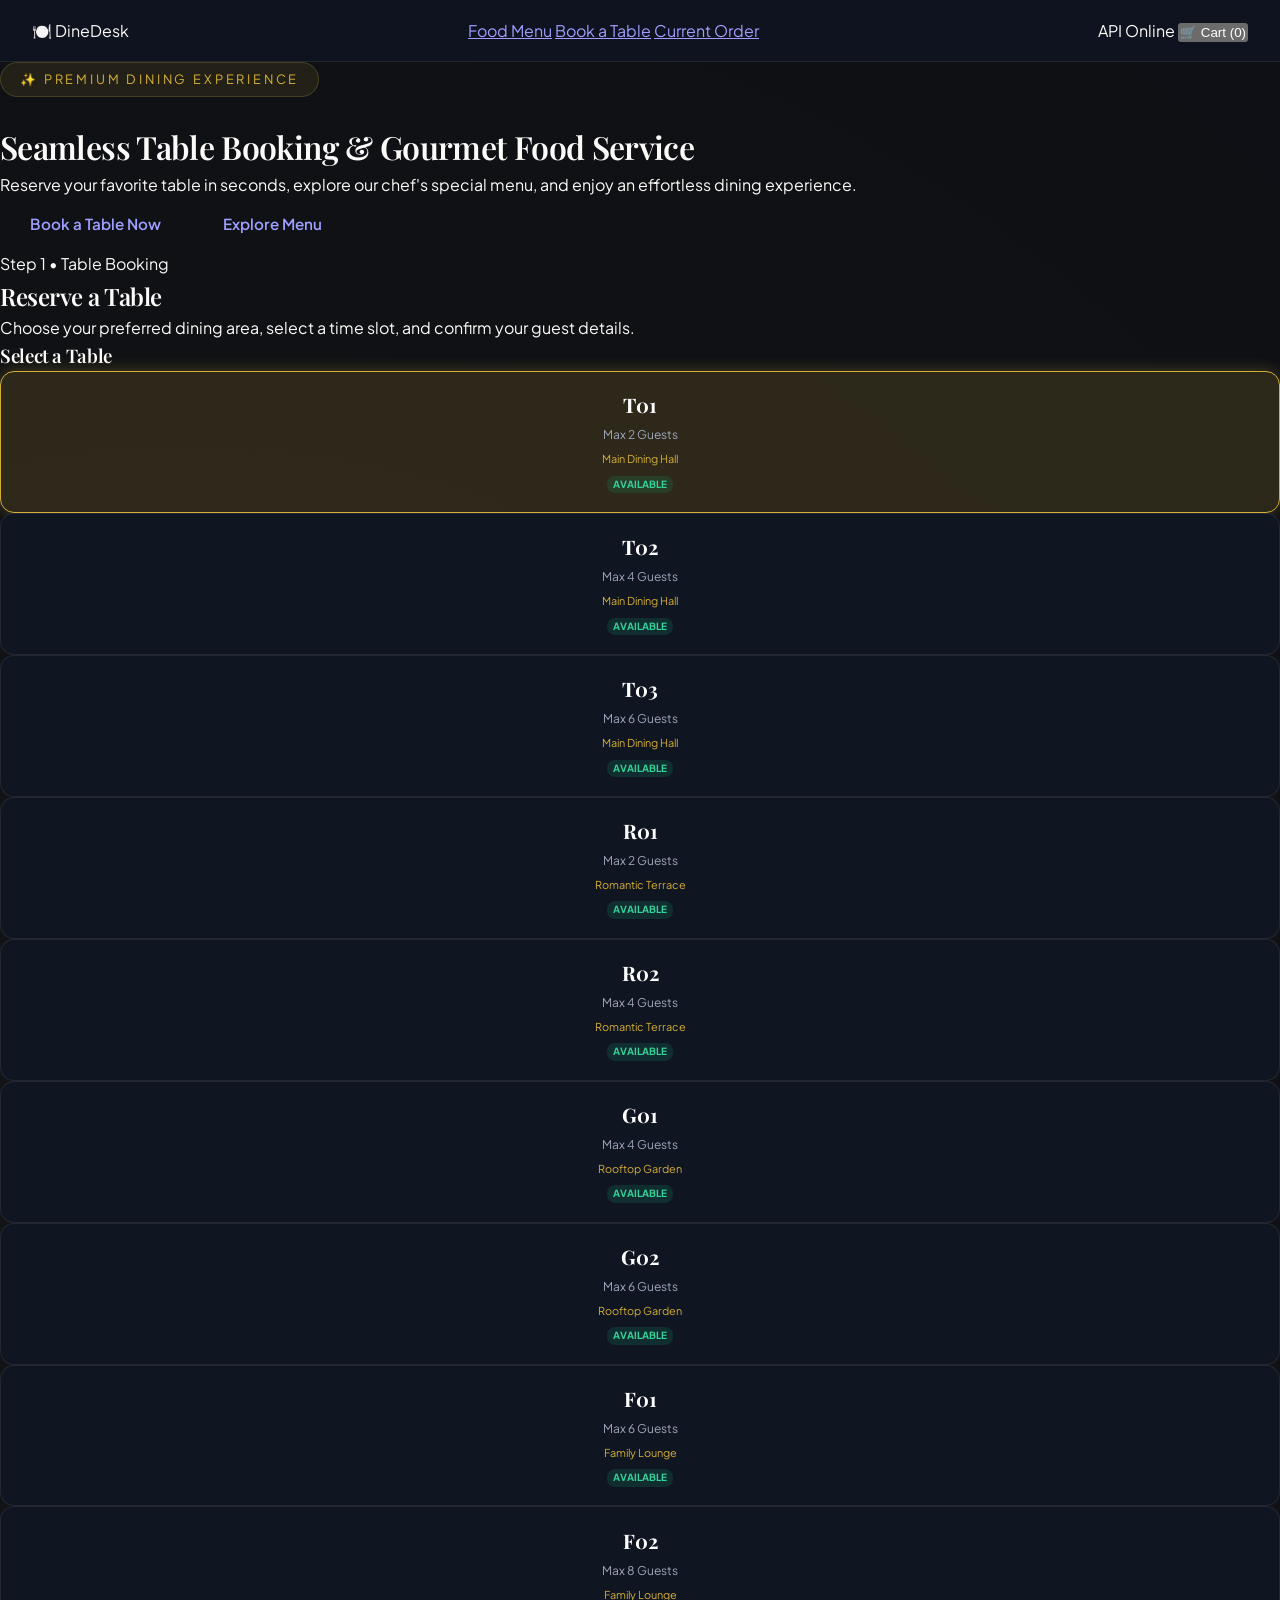
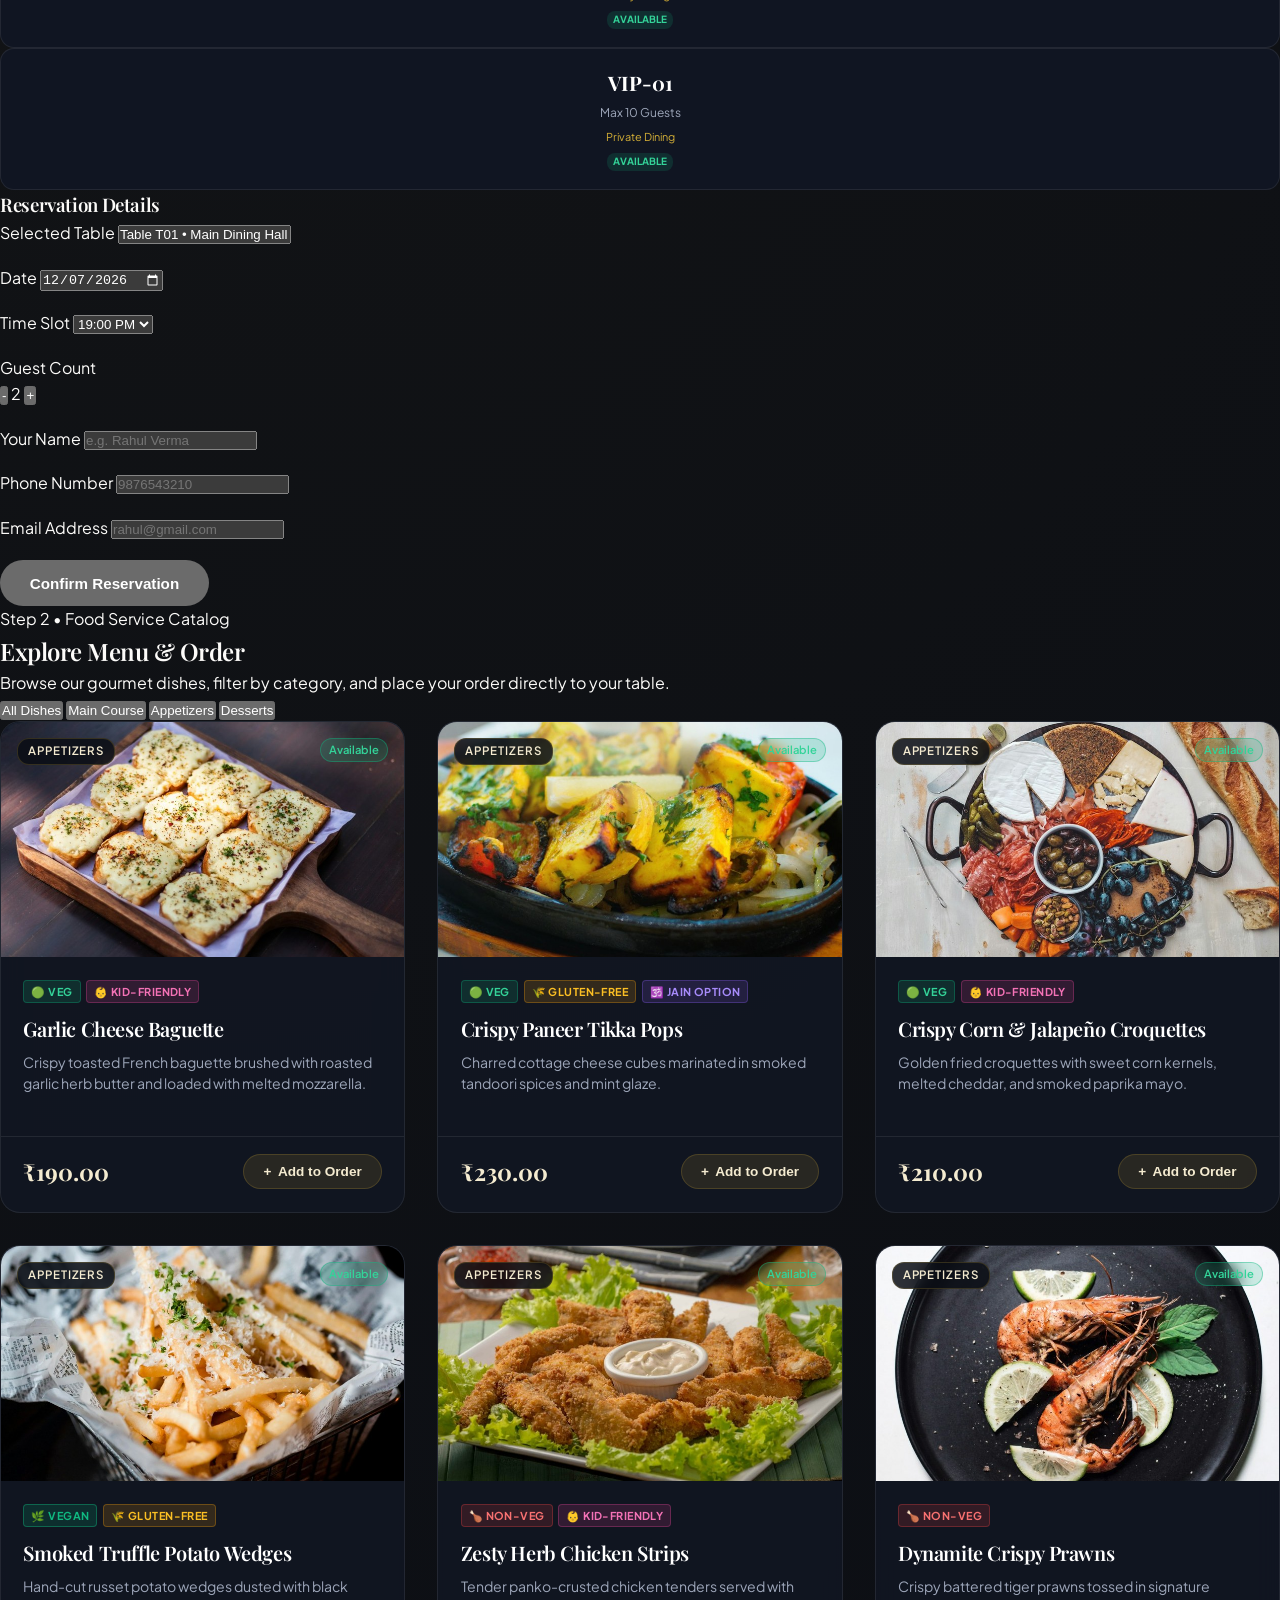
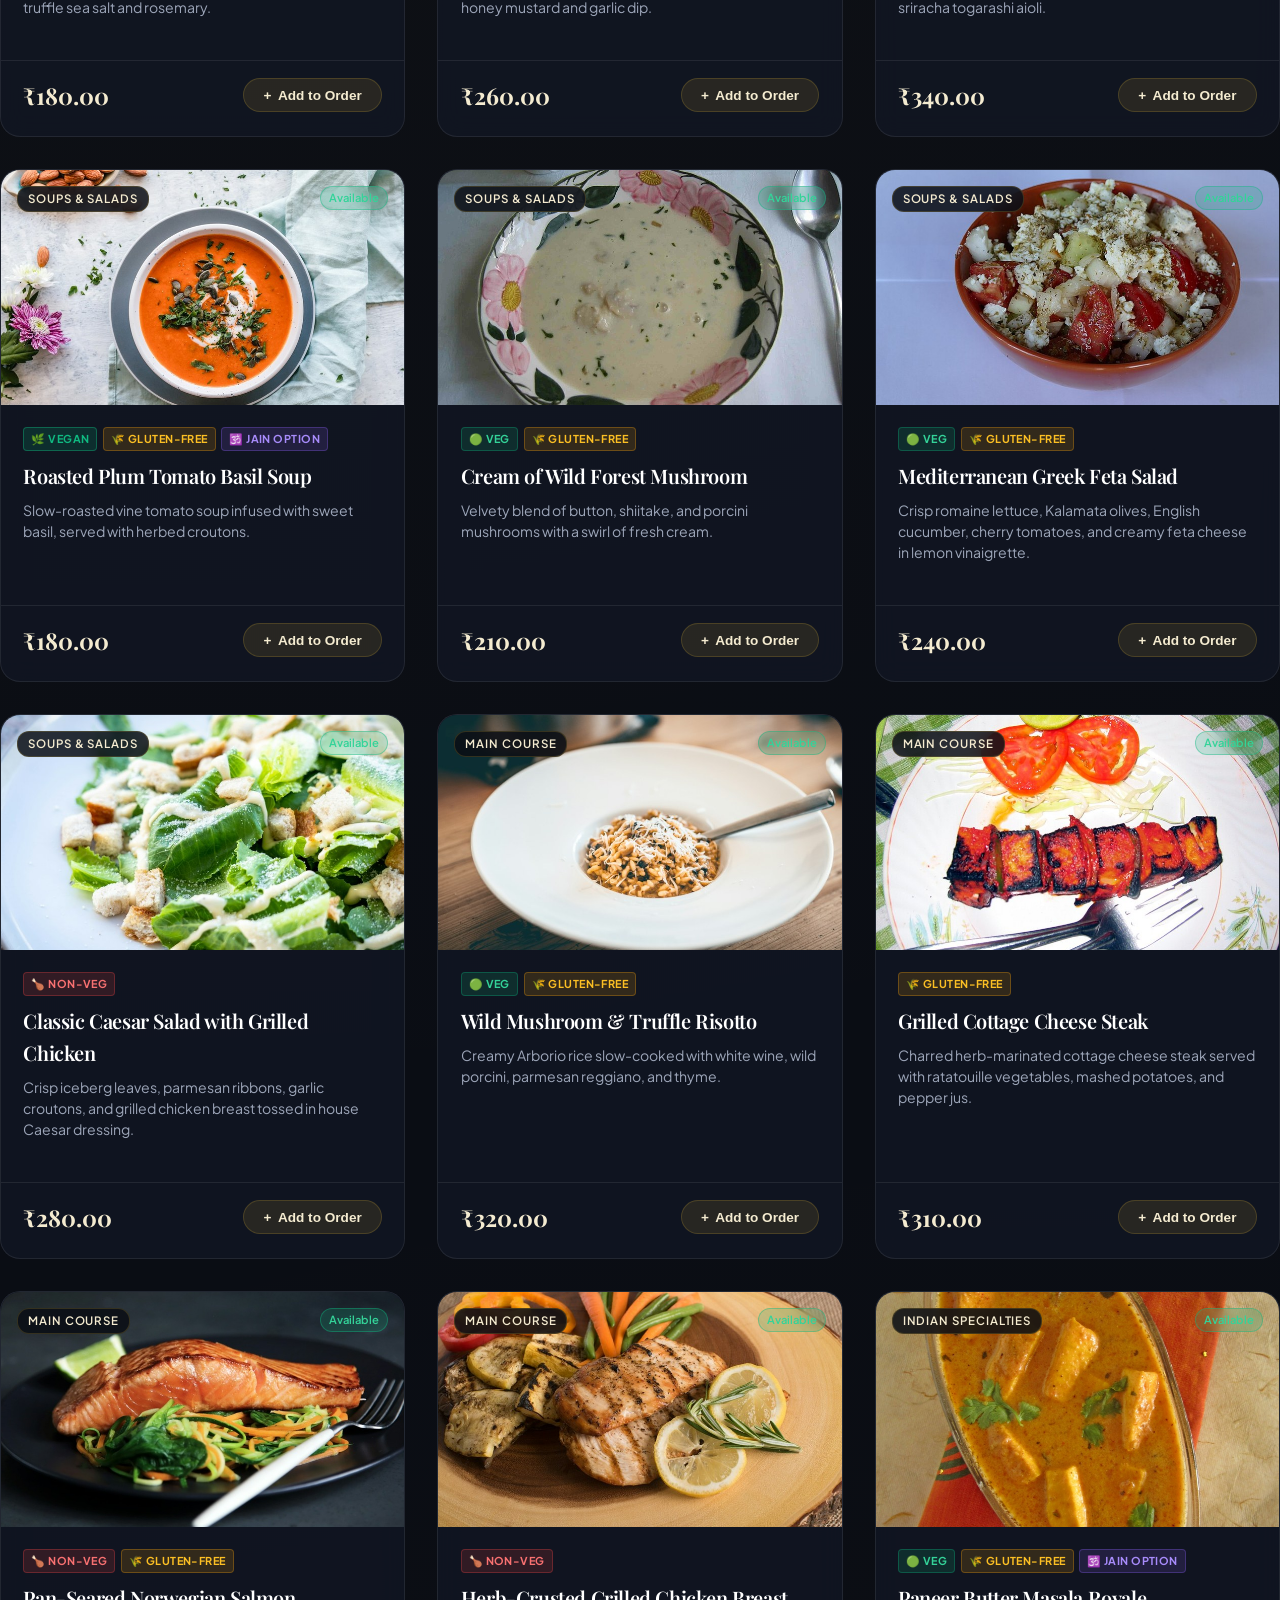
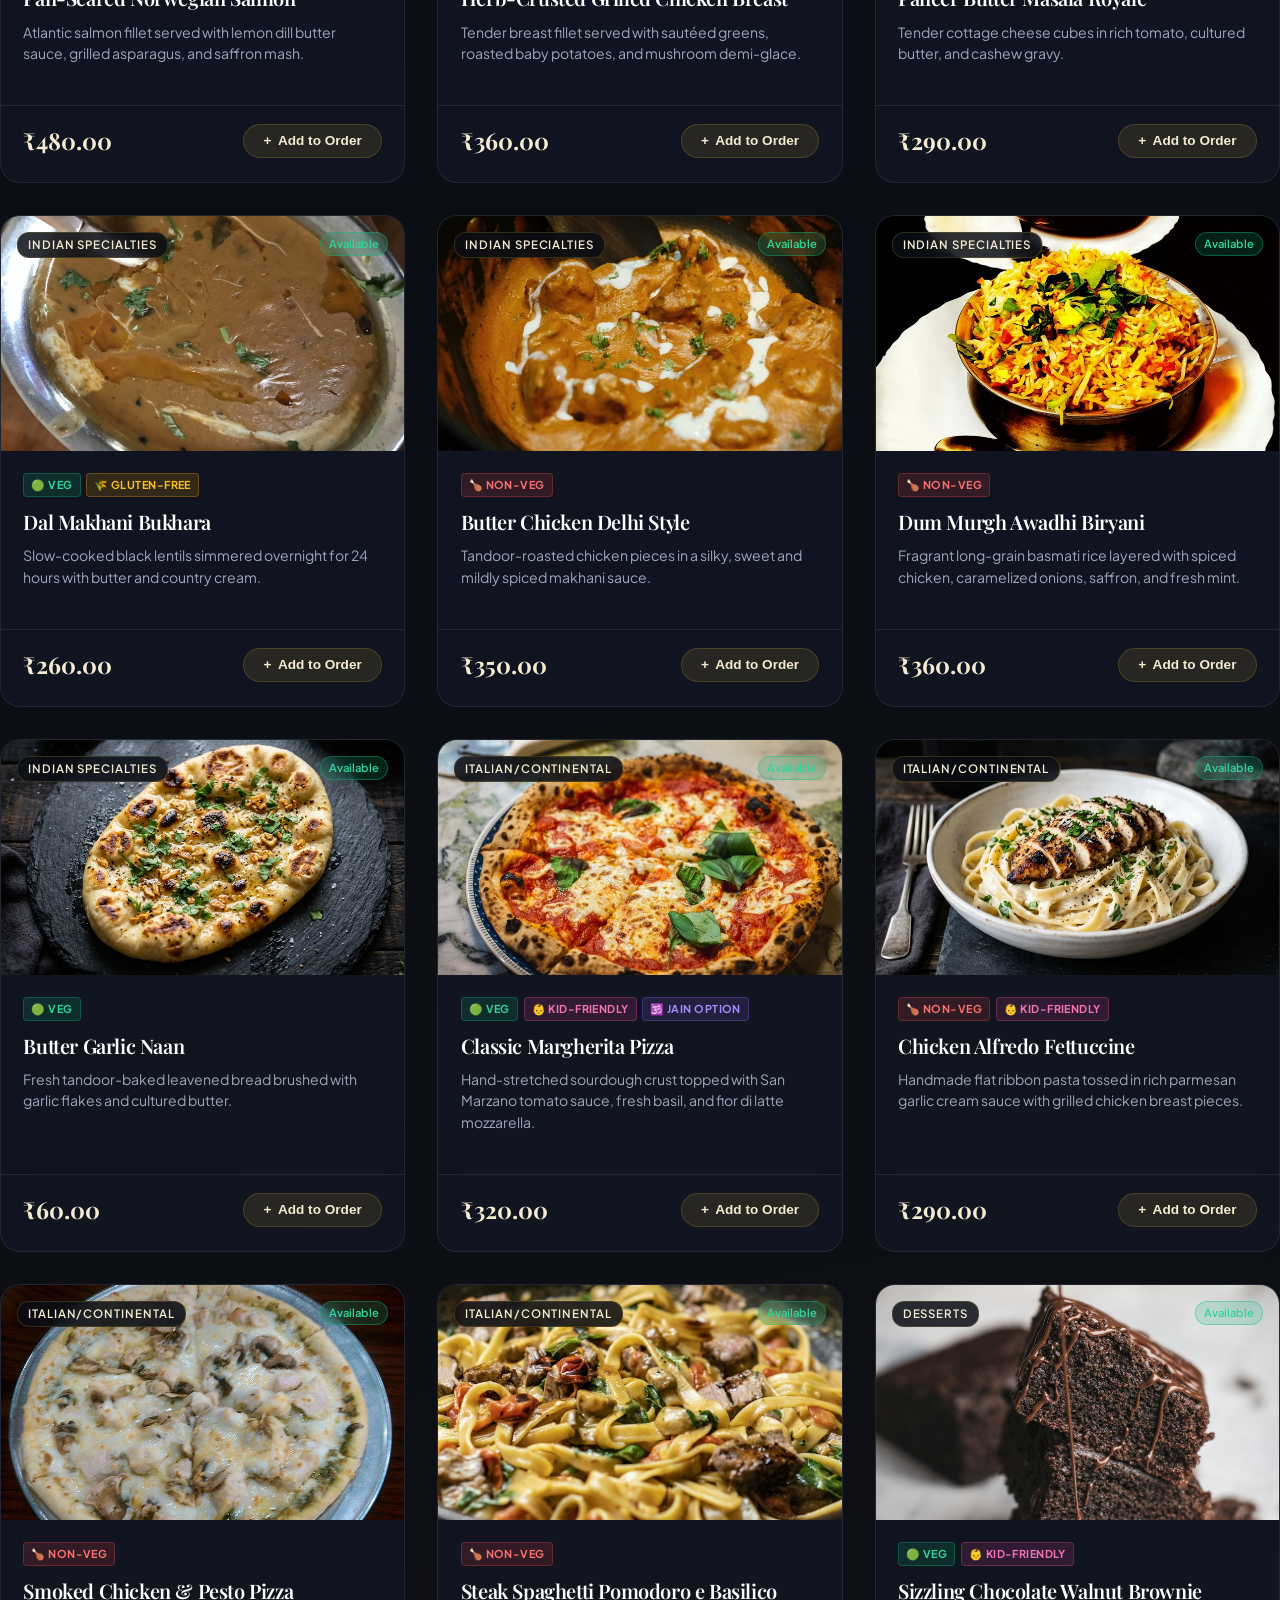
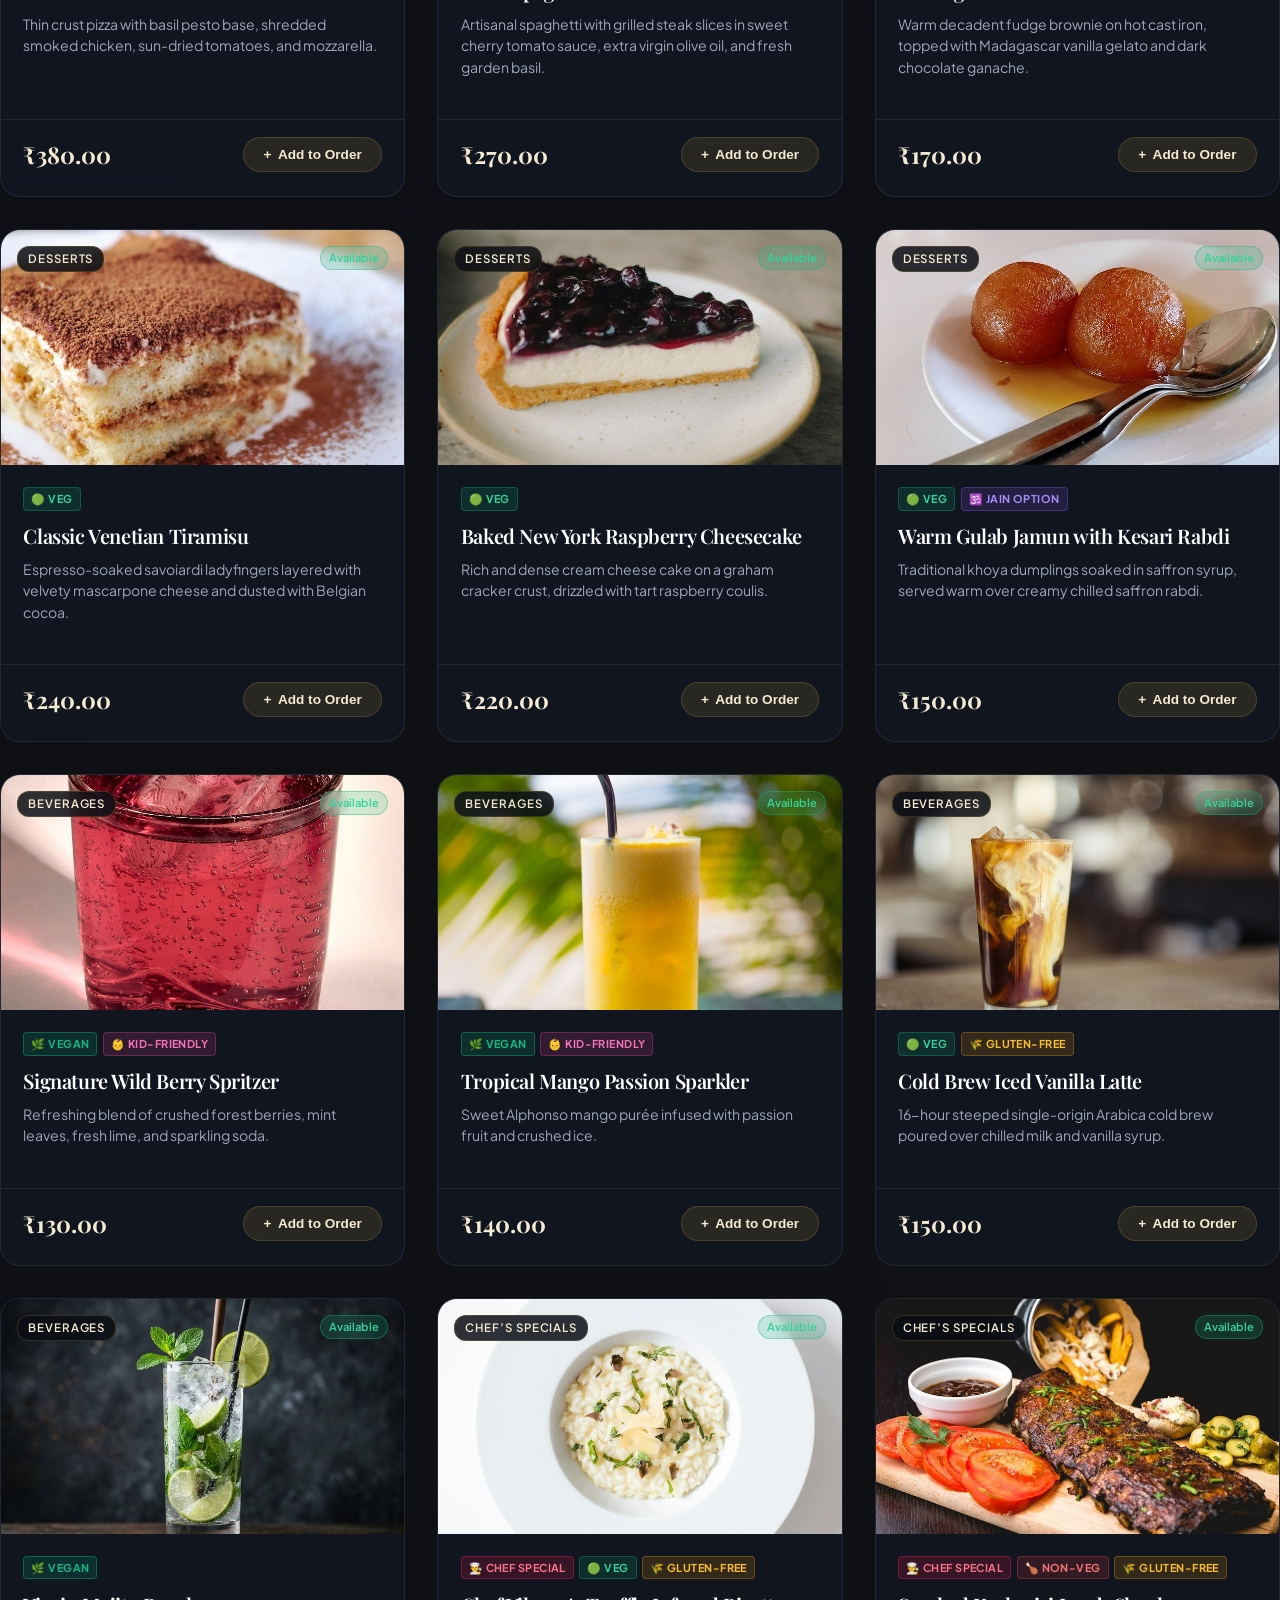
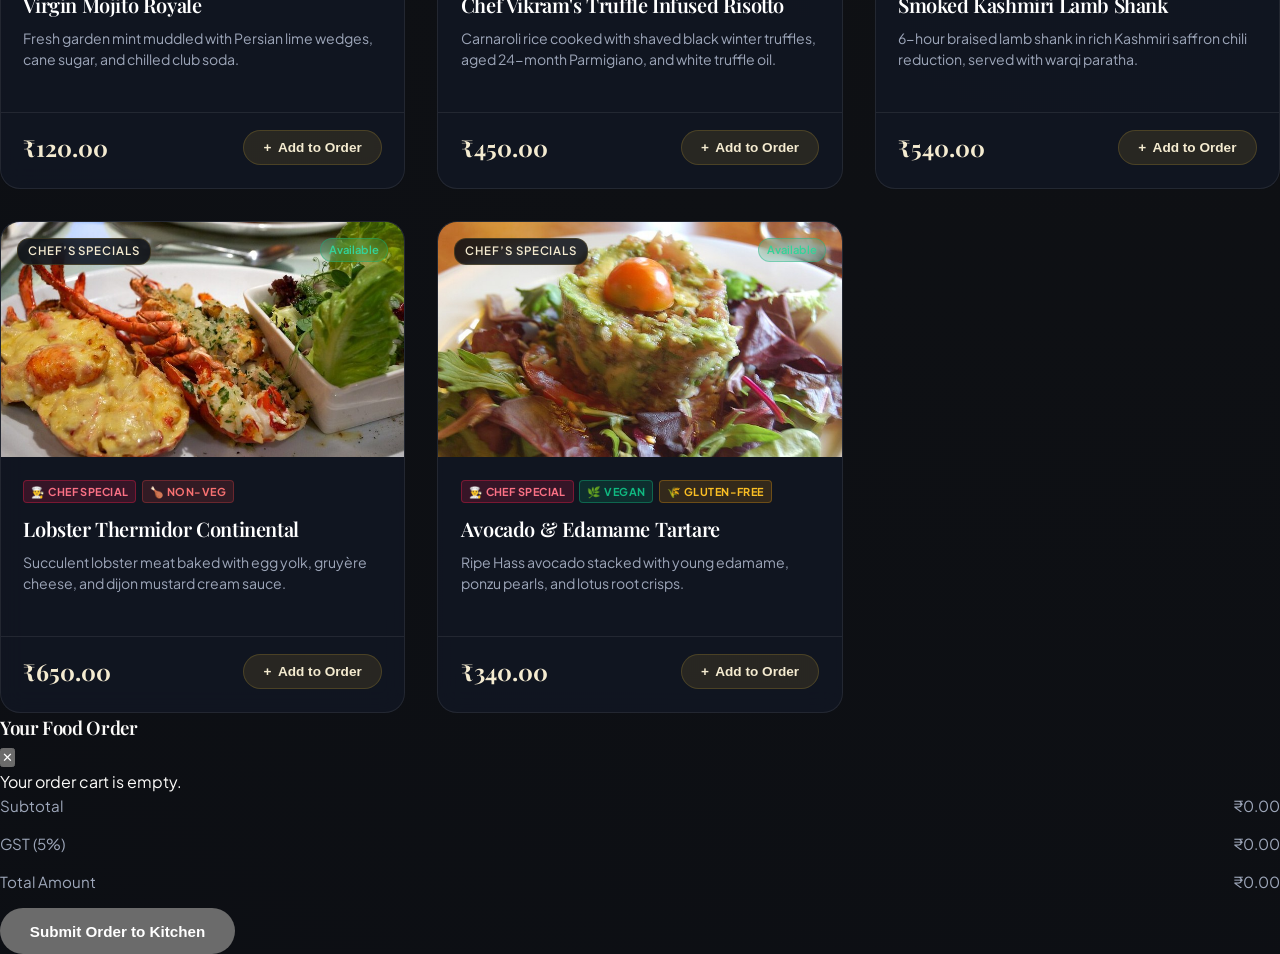
<file: frontend/index.html>
<!DOCTYPE html>
<html lang="en">
<head>
  <meta charset="UTF-8">
  <meta name="viewport" content="width=device-width, initial-scale=1.0">
  <title>DineDesk | Table Reservation & Food Service</title>
  <link rel="preconnect" href="https://fonts.googleapis.com">
  <link rel="preconnect" href="https://fonts.gstatic.com" crossorigin>
  <link href="https://fonts.googleapis.com/css2?family=Outfit:wght@300;400;500;600;700;800&family=Fira+Code:wght@400;500;600&display=swap" rel="stylesheet">
  <link rel="stylesheet" href="styles.css">
</head>
<body>

  <!-- Top Bar Navbar -->
  <nav class="navbar">
    <div class="nav-container">
      <div class="logo">
        <span class="logo-icon">🍽️</span>
        <span class="logo-text">Dine<span class="highlight">Desk</span></span>
      </div>

      <div class="nav-links">
        <a href="#menu" class="nav-item active">Food Menu</a>
        <a href="#reservation" class="nav-item">Book a Table</a>
        <a href="#my-order" class="nav-item">Current Order</a>
      </div>

      <div class="nav-status">
        <span class="status-dot green"></span>
        <span class="status-text">API Online</span>
        <button class="cart-btn" onclick="toggleCart()">
          🛒 Cart (<span id="cart-count">0</span>)
        </button>
      </div>
    </div>
  </nav>

  <!-- Hero Banner -->
  <header class="hero">
    <div class="hero-content">
      <span class="hero-badge">✨ Premium Dining Experience</span>
      <h1>Seamless Table Booking & Gourmet Food Service</h1>
      <p>Reserve your favorite table in seconds, explore our chef's special menu, and enjoy an effortless dining experience.</p>
      <div class="hero-actions">
        <a href="#reservation" class="btn btn-primary">Book a Table Now</a>
        <a href="#menu" class="btn btn-secondary">Explore Menu</a>
      </div>
    </div>
  </header>

  <!-- Main Container -->
  <main class="main-container">

    <!-- Table Reservation Section -->
    <section id="reservation" class="section">
      <div class="section-header">
        <span class="section-tag">Step 1 • Table Booking</span>
        <h2>Reserve a Table</h2>
        <p>Choose your preferred dining area, select a time slot, and confirm your guest details.</p>
      </div>

      <div class="reservation-grid">
        <!-- Table Selection -->
        <div class="table-selection-card">
          <h3>Select a Table</h3>
          <div class="tables-grid" id="tables-container">
            <div class="table-card active" data-table-id="1" data-table-num="T01" data-cap="2">
              <div class="table-badge">Available</div>
              <div class="table-number">Table T01</div>
              <div class="table-cap">👤 2 Guests</div>
              <div class="table-area">Main Hall</div>
            </div>
            <div class="table-card" data-table-id="2" data-table-num="T02" data-cap="4">
              <div class="table-badge reserved">Reserved</div>
              <div class="table-number">Table T02</div>
              <div class="table-cap">👥 4 Guests</div>
              <div class="table-area">Main Hall</div>
            </div>
            <div class="table-card" data-table-id="3" data-table-num="T03" data-cap="6">
              <div class="table-badge">Available</div>
              <div class="table-number">Table T03</div>
              <div class="table-cap">👨‍👩‍👧‍👦 6 Guests</div>
              <div class="table-area">Main Hall</div>
            </div>
            <div class="table-card" data-table-id="4" data-table-num="R01" data-cap="4">
              <div class="table-badge">Available</div>
              <div class="table-number">Rooftop R01</div>
              <div class="table-cap">👥 4 Guests</div>
              <div class="table-area">Rooftop Garden</div>
            </div>
          </div>
        </div>

        <!-- Reservation Form -->
        <div class="booking-form-card">
          <h3>Reservation Details</h3>
          <form id="booking-form" onsubmit="handleReservationSubmit(event)">
            <div class="form-group">
              <label>Selected Table</label>
              <input type="text" id="selected-table-display" value="Table T01 (2 Guests)" readonly>
            </div>

            <div class="form-row">
              <div class="form-group">
                <label>Date</label>
                <input type="date" id="res-date" required value="2026-09-17">
              </div>
              <div class="form-group">
                <label>Time Slot</label>
                <select id="res-time">
                  <option value="19:00">19:00 PM</option>
                  <option value="19:30">19:30 PM</option>
                  <option value="20:00">20:00 PM</option>
                  <option value="20:30">20:30 PM</option>
                </select>
              </div>
            </div>

            <div class="form-group">
              <label>Guest Count</label>
              <div class="guest-counter">
                <button type="button" onclick="adjustGuests(-1)">-</button>
                <span id="guest-count-val">2</span>
                <button type="button" onclick="adjustGuests(1)">+</button>
              </div>
            </div>

            <div class="form-group">
              <label>Your Name</label>
              <input type="text" id="cust-name" placeholder="e.g. Rahul Verma" required>
            </div>

            <div class="form-row">
              <div class="form-group">
                <label>Phone Number</label>
                <input type="tel" id="cust-phone" placeholder="9876543210" required>
              </div>
              <div class="form-group">
                <label>Email Address</label>
                <input type="email" id="cust-email" placeholder="rahul@gmail.com" required>
              </div>
            </div>

            <button type="submit" class="btn btn-primary full-width">Confirm Reservation</button>
          </form>
        </div>
      </div>
    </section>

    <!-- Food Menu Section -->
    <section id="menu" class="section">
      <div class="section-header">
        <span class="section-tag">Step 2 • Food Service Catalog</span>
        <h2>Explore Menu & Order</h2>
        <p>Browse our gourmet dishes, filter by category, and place your order directly to your table.</p>
      </div>

      <!-- Menu Category Filters -->
      <div class="menu-filters">
        <button class="filter-btn active" onclick="filterMenu('all')">All Dishes</button>
        <button class="filter-btn" onclick="filterMenu('Main')">Main Course</button>
        <button class="filter-btn" onclick="filterMenu('Appetizers')">Appetizers</button>
        <button class="filter-btn" onclick="filterMenu('Dessert')">Desserts</button>
      </div>

      <!-- Food Menu Grid -->
      <div class="menu-grid" id="menu-grid">
        <!-- Dynamic Menu Cards Loaded via JS -->
      </div>
    </section>

  </main>

  <!-- Cart Modal / Drawer -->
  <div class="cart-drawer" id="cart-drawer">
    <div class="cart-header">
      <h3>Your Food Order</h3>
      <button class="close-btn" onclick="toggleCart()">✕</button>
    </div>
    <div class="cart-items" id="cart-items">
      <p class="empty-cart-msg">Your order cart is empty.</p>
    </div>
    <div class="cart-summary">
      <div class="summary-row">
        <span>Subtotal</span>
        <span id="cart-subtotal">₹0.00</span>
      </div>
      <div class="summary-row">
        <span>GST (5%)</span>
        <span id="cart-tax">₹0.00</span>
      </div>
      <div class="summary-row total">
        <span>Total Amount</span>
        <span id="cart-total">₹0.00</span>
      </div>
      <button class="btn btn-primary full-width" onclick="checkoutOrder()">Submit Order to Kitchen</button>
    </div>
  </div>

  <!-- Reservation Confirmation Modal -->
  <div class="modal-overlay" id="modal-overlay">
    <div class="modal-card">
      <div class="modal-icon">🎉</div>
      <h2>Reservation Confirmed!</h2>
      <p id="modal-details">Your reservation has been booked successfully.</p>
      <button class="btn btn-primary" onclick="closeModal()">Great, Thanks!</button>
    </div>
  </div>

  <script src="app.js"></script>
</body>
</html>
</file>
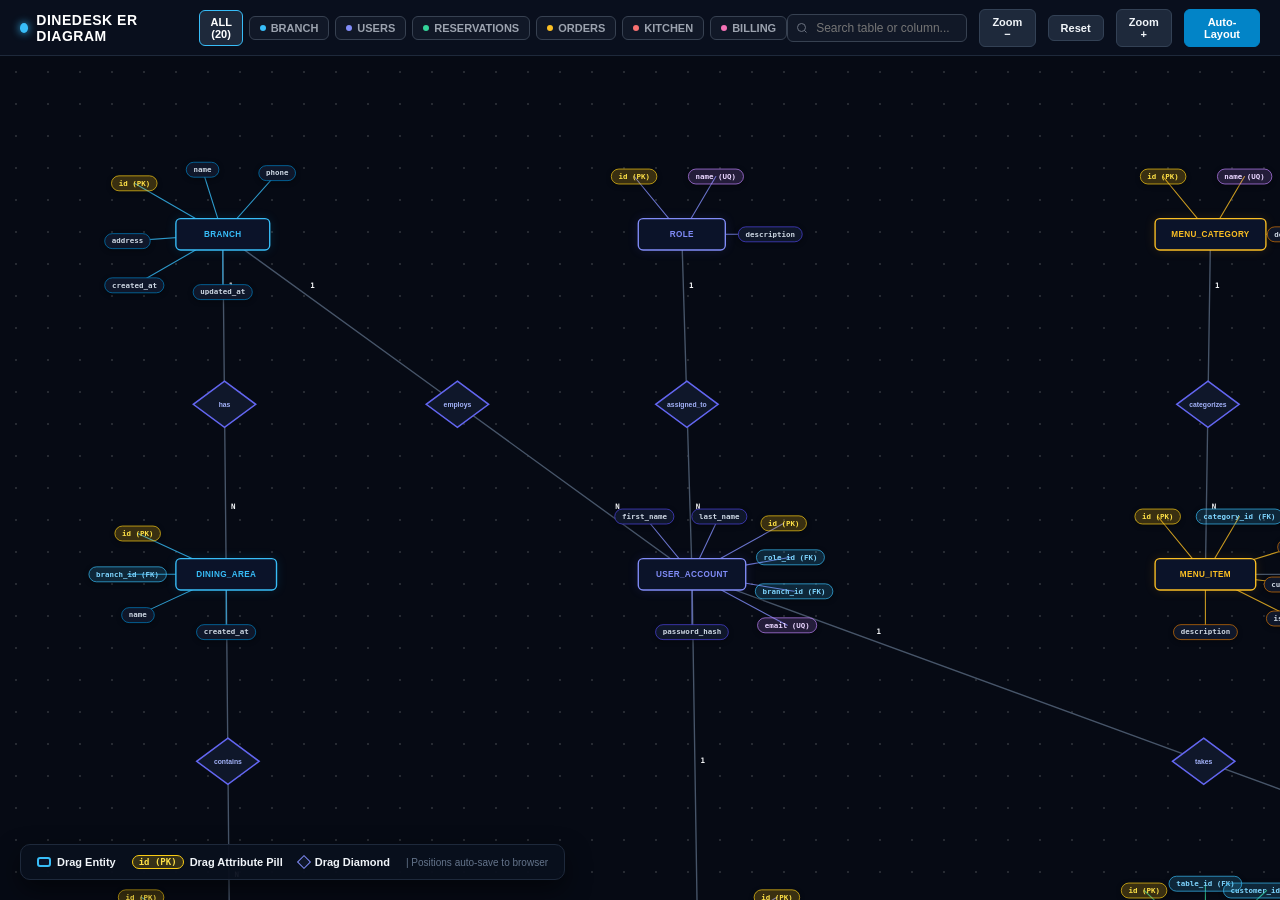
<file: dinedesk_chen_er_diagram.html>
<!DOCTYPE html>
<html lang="en">
<head>
  <meta charset="UTF-8">
  <meta name="viewport" content="width=device-width, initial-scale=1.0">
  <title>DineDesk - Chen-Style Entity Relationship (ER) Diagram</title>
  <style>
    * {
      box-sizing: border-box;
      margin: 0;
      padding: 0;
    }
    body {
      background-color: #070c18;
      color: #f8fafc;
      font-family: -apple-system, BlinkMacSystemFont, "Segoe UI", Roboto, Helvetica, Arial, sans-serif;
      overflow: hidden;
      user-select: none;
      width: 100vw;
      height: 100vh;
      display: flex;
      flex-direction: column;
    }

    /* Top Navigation Header */
    header {
      height: 56px;
      background: #090f1d;
      border-bottom: 1px solid #1e293b;
      display: flex;
      align-items: center;
      justify-content: space-between;
      padding: 0 20px;
      z-index: 50;
      flex-shrink: 0;
    }
    .header-left {
      display: flex;
      align-items: center;
      gap: 16px;
    }
    .brand-title {
      font-size: 14px;
      font-weight: 800;
      letter-spacing: 0.5px;
      color: #ffffff;
      display: flex;
      align-items: center;
      gap: 8px;
    }
    .brand-dot {
      width: 10px;
      height: 10px;
      border-radius: 50%;
      background: #38bdf8;
      box-shadow: 0 0 8px #38bdf8;
    }

    /* Cluster Filter Pills */
    .filter-group {
      display: flex;
      align-items: center;
      gap: 6px;
    }
    .cluster-btn {
      padding: 5px 10px;
      border-radius: 6px;
      font-size: 11px;
      font-weight: 700;
      cursor: pointer;
      background: #111827;
      border: 1px solid #374151;
      color: #9ca3af;
      transition: all 0.15s ease;
      display: flex;
      align-items: center;
      gap: 5px;
    }
    .cluster-btn:hover {
      color: #ffffff;
      border-color: #4b5563;
    }
    .cluster-btn.active {
      background: #1e293b;
      color: #ffffff;
      border-color: #38bdf8;
    }
    .btn-dot {
      width: 6px;
      height: 6px;
      border-radius: 50%;
    }

    /* Right Controls */
    .header-right {
      display: flex;
      align-items: center;
      gap: 12px;
    }
    .search-box {
      position: relative;
    }
    .search-input {
      background: #111827;
      border: 1px solid #374151;
      border-radius: 6px;
      padding: 6px 12px 6px 28px;
      font-size: 12px;
      color: #e5e7eb;
      width: 180px;
      outline: none;
      transition: border-color 0.15s ease;
    }
    .search-input:focus {
      border-color: #38bdf8;
    }
    .search-icon {
      position: absolute;
      left: 9px;
      top: 8px;
      width: 12px;
      height: 12px;
      fill: none;
      stroke: #6b7280;
    }
    .tool-btn {
      background: #1e293b;
      border: 1px solid #334155;
      color: #f1f5f9;
      padding: 6px 12px;
      border-radius: 6px;
      font-size: 11px;
      font-weight: 700;
      cursor: pointer;
      display: flex;
      align-items: center;
      gap: 6px;
      transition: background 0.15s;
    }
    .tool-btn:hover {
      background: #334155;
    }
    .btn-primary {
      background: #0284c7;
      border-color: #0284c7;
      color: #ffffff;
    }
    .btn-primary:hover {
      background: #0369a1;
    }

    /* Infinite Canvas */
    main {
      flex: 1;
      position: relative;
      overflow: hidden;
      background-size: 32px 32px;
      background-image: radial-gradient(circle, rgba(255, 255, 255, 0.13) 1.2px, transparent 1.2px);
      background-color: #060a14;
    }
    #svgLayer {
      position: absolute;
      inset: 0;
      width: 100%;
      height: 100%;
      pointer-events: none;
      overflow: visible;
    }
    #diagramWorld {
      position: absolute;
      inset: 0;
      transform-origin: 0 0;
    }

    /* Entity Cards */
    .entity-box {
      position: absolute;
      border-radius: 8px;
      font-weight: 900;
      font-size: 12px;
      letter-spacing: 0.5px;
      display: flex;
      align-items: center;
      justify-content: center;
      cursor: grab;
      touch-action: none;
      background: #0b1329;
      box-shadow: 0 4px 16px rgba(0,0,0,0.5);
      transition: box-shadow 0.15s ease;
      z-index: 20;
    }
    .entity-box:active {
      cursor: grabbing;
      z-index: 40 !important;
    }

    /* Attribute Capsules */
    .attr-pill {
      position: absolute;
      padding: 4px 10px;
      border-radius: 20px;
      font-size: 11px;
      font-family: ui-monospace, SFMono-Regular, Menlo, Monaco, Consolas, monospace;
      font-weight: 600;
      white-space: nowrap;
      cursor: grab;
      touch-action: none;
      transform: translate(-50%, -50%);
      box-shadow: 0 2px 8px rgba(0,0,0,0.4);
      z-index: 25;
      transition: transform 0.1s ease;
    }
    .attr-pill:hover {
      transform: scale(1.08) translate(-50%, -50%);
      z-index: 50;
    }
    .attr-pill:active {
      cursor: grabbing;
      transform: scale(1.15) translate(-50%, -50%) !important;
      z-index: 60 !important;
    }

    /* Relationship Diamonds */
    .rel-diamond {
      cursor: grab;
      pointer-events: auto;
      touch-action: none;
    }
    .rel-diamond:hover {
      filter: drop-shadow(0 0 10px #818cf8);
    }
    .rel-wire {
      stroke: #475569;
      stroke-width: 2;
      stroke-linecap: round;
      fill: none;
    }
    .stem-wire {
      fill: none;
      stroke-width: 1.6;
      stroke-linecap: round;
      opacity: 0.8;
    }
    .cardinality-text {
      font-family: ui-monospace, monospace;
      font-size: 11px;
      font-weight: 800;
      fill: #f8fafc;
      user-select: none;
    }

    /* Floating Legend */
    .legend-card {
      position: absolute;
      bottom: 20px;
      left: 20px;
      background: rgba(9, 15, 29, 0.95);
      border: 1px solid #1e293b;
      border-radius: 10px;
      padding: 10px 16px;
      display: flex;
      align-items: center;
      gap: 16px;
      font-size: 11px;
      color: #94a3b8;
      box-shadow: 0 10px 25px rgba(0,0,0,0.5);
      z-index: 50;
    }
    .legend-item {
      display: flex;
      align-items: center;
      gap: 6px;
      color: #f1f5f9;
      font-weight: 600;
    }
  </style>
</head>
<body>

  <!-- Top Control Bar -->
  <header>
    <div class="header-left">
      <div class="brand-title">
        <span class="brand-dot"></span>
        <span>DINEDESK ER DIAGRAM</span>
      </div>

      <!-- Domain Chips -->
      <div class="filter-group">
        <button onclick="filterCluster('ALL')" class="cluster-btn active" data-cluster="ALL">ALL (20)</button>
        <button onclick="filterCluster('RESTAURANT')" class="cluster-btn" data-cluster="RESTAURANT"><span class="btn-dot" style="background:#38bdf8"></span>BRANCH</button>
        <button onclick="filterCluster('USERS')" class="cluster-btn" data-cluster="USERS"><span class="btn-dot" style="background:#818cf8"></span>USERS</button>
        <button onclick="filterCluster('DINING')" class="cluster-btn" data-cluster="DINING"><span class="btn-dot" style="background:#34d399"></span>RESERVATIONS</button>
        <button onclick="filterCluster('ORDERS')" class="cluster-btn" data-cluster="ORDERS"><span class="btn-dot" style="background:#fbbf24"></span>ORDERS</button>
        <button onclick="filterCluster('KITCHEN')" class="cluster-btn" data-cluster="KITCHEN"><span class="btn-dot" style="background:#f87171"></span>KITCHEN</button>
        <button onclick="filterCluster('BILLING')" class="cluster-btn" data-cluster="BILLING"><span class="btn-dot" style="background:#f472b6"></span>BILLING</button>
      </div>
    </div>

    <!-- Right Controls -->
    <div class="header-right">
      <div class="search-box">
        <svg class="search-icon" viewBox="0 0 24 24" stroke-width="2"><circle cx="11" cy="11" r="8"></circle><line x1="21" y1="21" x2="16.65" y2="16.65"></line></svg>
        <input type="text" id="searchInput" class="search-input" placeholder="Search table or column..." oninput="handleSearch(this.value)" />
      </div>

      <button onclick="zoomDelta(-0.12)" class="tool-btn">Zoom −</button>
      <button onclick="resetZoom()" class="tool-btn">Reset</button>
      <button onclick="zoomDelta(0.12)" class="tool-btn">Zoom +</button>
      <button onclick="resetToSpaciousLayout()" class="tool-btn btn-primary">Auto-Layout</button>
    </div>
  </header>

  <!-- Interactive Canvas -->
  <main id="canvasViewport">
    <svg id="svgLayer">
      <g id="relWiresGroup"></g>
      <g id="attrStemsGroup"></g>
      <g id="diamondsGroup"></g>
      <g id="cardinalityGroup"></g>
    </svg>

    <div id="diagramWorld">
      <div id="entitiesLayer"></div>
      <div id="attributesLayer"></div>
    </div>

    <!-- Floating Instruction -->
    <div class="legend-card">
      <div class="legend-item">
        <span style="width:14px; height:10px; border:2px solid #38bdf8; background:#0b1329; border-radius:3px; display:inline-block"></span>
        <span>Drag Entity</span>
      </div>
      <div class="legend-item">
        <span style="padding:1px 6px; border:1px solid #facc15; background:rgba(234,179,8,0.2); color:#fde047; border-radius:10px; font-size:9px; font-family:monospace">id (PK)</span>
        <span>Drag Attribute Pill</span>
      </div>
      <div class="legend-item">
        <span style="width:10px; height:10px; border:1.5px solid #818cf8; background:#0f172a; transform:rotate(45deg); display:inline-block"></span>
        <span>Drag Diamond</span>
      </div>
      <span style="color:#64748b; font-size:10px">| Positions auto-save to browser</span>
    </div>
  </main>

  <script>
    const SPACIOUS_LAYOUT = {
      BRANCH: { x: 140, y: 150 },
      ROLE: { x: 820, y: 150 },
      MENU_CATEGORY: { x: 1580, y: 150 },
      KITCHEN_TICKET: { x: 2320, y: 150 },
      KITCHEN_TICKET_ITEM: { x: 2980, y: 150 },

      DINING_AREA: { x: 140, y: 650 },
      USER_ACCOUNT: { x: 820, y: 650 },
      MENU_ITEM: { x: 1580, y: 650 },
      ORDER_ITEM: { x: 2320, y: 650 },

      TABLE_ENTITY: { x: 140, y: 1200 },
      CUSTOMER: { x: 820, y: 1200 },
      RESERVATION: { x: 1580, y: 1200 },
      CUSTOMER_ORDER: { x: 2320, y: 1200 },
      ORDER_STATUS_HISTORY: { x: 2980, y: 1200 },

      DINING_SESSION: { x: 1580, y: 1750 },
      BILL_ITEM: { x: 2320, y: 1750 },

      DISCOUNT: { x: 140, y: 2280 },
      DISCOUNT_APPLICATION: { x: 820, y: 2280 },
      BILL: { x: 1580, y: 2280 },

      PAYMENT: { x: 1580, y: 2820 }
    };

    const CHEN_DATA = {
      clusters: {
        RESTAURANT: { color: "#38bdf8", border: "#0284c7", bg: "rgba(14, 165, 233, 0.14)" },
        USERS: { color: "#818cf8", border: "#4f46e5", bg: "rgba(99, 102, 241, 0.14)" },
        DINING: { color: "#34d399", border: "#059669", bg: "rgba(16, 185, 129, 0.14)" },
        ORDERS: { color: "#fbbf24", border: "#d97706", bg: "rgba(245, 158, 11, 0.14)" },
        KITCHEN: { color: "#f87171", border: "#dc2626", bg: "rgba(239, 68, 68, 0.14)" },
        BILLING: { color: "#f472b6", border: "#db2777", bg: "rgba(236, 72, 153, 0.14)" }
      },
      entities: [
        {
          id: "BRANCH", name: "BRANCH", cluster: "RESTAURANT", w: 140, h: 48,
          attributes: [
            { id: "b_id", name: "id (PK)", type: "pk", ox: -130, oy: -75 },
            { id: "b_name", name: "name", type: "normal", ox: -30, oy: -95 },
            { id: "b_phone", name: "phone", type: "normal", ox: 80, oy: -90 },
            { id: "b_addr", name: "address", type: "normal", ox: -140, oy: 10 },
            { id: "b_ca", name: "created_at", type: "normal", ox: -130, oy: 75 },
            { id: "b_ua", name: "updated_at", type: "normal", ox: 0, oy: 85 }
          ]
        },
        {
          id: "DINING_AREA", name: "DINING_AREA", cluster: "RESTAURANT", w: 150, h: 48,
          attributes: [
            { id: "da_id", name: "id (PK)", type: "pk", ox: -130, oy: -60 },
            { id: "da_bid", name: "branch_id (FK)", type: "fk", ox: -145, oy: 0 },
            { id: "da_name", name: "name", type: "normal", ox: -130, oy: 60 },
            { id: "da_ca", name: "created_at", type: "normal", ox: 0, oy: 85 }
          ]
        },
        {
          id: "TABLE_ENTITY", name: "TABLE_ENTITY", cluster: "RESTAURANT", w: 160, h: 48,
          attributes: [
            { id: "t_id", name: "id (PK)", type: "pk", ox: -130, oy: -75 },
            { id: "t_aid", name: "area_id (FK)", type: "fk", ox: -145, oy: -20 },
            { id: "t_num", name: "table_number (UQ)", type: "uq", ox: -150, oy: 35 },
            { id: "t_cap", name: "capacity", type: "normal", ox: -130, oy: 90 },
            { id: "t_act", name: "is_active", type: "normal", ox: 0, oy: 85 }
          ]
        },
        {
          id: "ROLE", name: "ROLE", cluster: "USERS", w: 130, h: 48,
          attributes: [
            { id: "r_id", name: "id (PK)", type: "pk", ox: -70, oy: -85 },
            { id: "r_name", name: "name (UQ)", type: "uq", ox: 50, oy: -85 },
            { id: "r_desc", name: "description", type: "normal", ox: 130, oy: 0 }
          ]
        },
        {
          id: "USER_ACCOUNT", name: "USER_ACCOUNT", cluster: "USERS", w: 160, h: 48,
          attributes: [
            { id: "u_id", name: "id (PK)", type: "pk", ox: 135, oy: -75 },
            { id: "u_rid", name: "role_id (FK)", type: "fk", ox: 145, oy: -25 },
            { id: "u_bid", name: "branch_id (FK)", type: "fk", ox: 150, oy: 25 },
            { id: "u_mail", name: "email (UQ)", type: "uq", ox: 140, oy: 75 },
            { id: "u_fn", name: "first_name", type: "normal", ox: -70, oy: -85 },
            { id: "u_ln", name: "last_name", type: "normal", ox: 40, oy: -85 },
            { id: "u_pwd", name: "password_hash", type: "normal", ox: 0, oy: 85 }
          ]
        },
        {
          id: "CUSTOMER", name: "CUSTOMER", cluster: "USERS", w: 150, h: 48,
          attributes: [
            { id: "c_id", name: "id (PK)", type: "pk", ox: 130, oy: -75 },
            { id: "c_fn", name: "first_name", type: "normal", ox: 140, oy: -25 },
            { id: "c_ln", name: "last_name", type: "normal", ox: 140, oy: 25 },
            { id: "c_ph", name: "phone (UQ)", type: "uq", ox: 145, oy: 75 },
            { id: "c_mail", name: "email (UQ)", type: "uq", ox: 50, oy: 85 },
            { id: "c_ca", name: "created_at", type: "normal", ox: -60, oy: 85 }
          ]
        },
        {
          id: "RESERVATION", name: "RESERVATION", cluster: "DINING", w: 150, h: 48,
          attributes: [
            { id: "res_id", name: "id (PK)", type: "pk", ox: -90, oy: -85 },
            { id: "res_tid", name: "table_id (FK)", type: "fk", ox: 0, oy: -95 },
            { id: "res_cid", name: "customer_id (FK)", type: "fk", ox: 90, oy: -85 },
            { id: "res_st", name: "start_time", type: "normal", ox: 130, oy: -25 },
            { id: "res_et", name: "end_time", type: "normal", ox: 130, oy: 25 },
            { id: "res_gc", name: "guest_count", type: "normal", ox: 70, oy: 85 },
            { id: "res_stat", name: "status", type: "normal", ox: -60, oy: 85 }
          ]
        },
        {
          id: "DINING_SESSION", name: "DINING_SESSION", cluster: "DINING", w: 165, h: 48,
          attributes: [
            { id: "ds_id", name: "id (PK)", type: "pk", ox: -90, oy: -85 },
            { id: "ds_tid", name: "table_id (FK)", type: "fk", ox: 0, oy: -95 },
            { id: "ds_rid", name: "reservation_id (FK)", type: "fk", ox: 95, oy: -85 },
            { id: "ds_cid", name: "customer_id (FK)", type: "fk", ox: 145, oy: -20 },
            { id: "ds_st", name: "start_time", type: "normal", ox: 140, oy: 35 },
            { id: "ds_et", name: "end_time", type: "normal", ox: 80, oy: 85 },
            { id: "ds_gc", name: "guest_count", type: "normal", ox: 0, oy: 95 },
            { id: "ds_stat", name: "status", type: "normal", ox: -80, oy: 85 }
          ]
        },
        {
          id: "MENU_CATEGORY", name: "MENU_CATEGORY", cluster: "ORDERS", w: 165, h: 48,
          attributes: [
            { id: "mc_id", name: "id (PK)", type: "pk", ox: -70, oy: -85 },
            { id: "mc_name", name: "name (UQ)", type: "uq", ox: 50, oy: -85 },
            { id: "mc_desc", name: "description", type: "normal", ox: 130, oy: 0 }
          ]
        },
        {
          id: "MENU_ITEM", name: "MENU_ITEM", cluster: "ORDERS", w: 150, h: 48,
          attributes: [
            { id: "mi_id", name: "id (PK)", type: "pk", ox: -70, oy: -85 },
            { id: "mi_cid", name: "category_id (FK)", type: "fk", ox: 50, oy: -85 },
            { id: "mi_name", name: "name", type: "normal", ox: 130, oy: -40 },
            { id: "mi_price", name: "current_price", type: "normal", ox: 140, oy: 15 },
            { id: "mi_act", name: "is_active", type: "normal", ox: 130, oy: 65 },
            { id: "mi_desc", name: "description", type: "normal", ox: 0, oy: 85 }
          ]
        },
        {
          id: "CUSTOMER_ORDER", name: "CUSTOMER_ORDER", cluster: "ORDERS", w: 170, h: 48,
          attributes: [
            { id: "co_id", name: "id (PK)", type: "pk", ox: -80, oy: -85 },
            { id: "co_sid", name: "session_id (FK)", type: "fk", ox: 0, oy: -95 },
            { id: "co_uid", name: "user_id (FK)", type: "fk", ox: 90, oy: -85 },
            { id: "co_stat", name: "status", type: "normal", ox: 135, oy: 0 },
            { id: "co_ca", name: "created_at", type: "normal", ox: 50, oy: 85 },
            { id: "co_ua", name: "updated_at", type: "normal", ox: -60, oy: 85 }
          ]
        },
        {
          id: "ORDER_ITEM", name: "ORDER_ITEM", cluster: "ORDERS", w: 150, h: 48,
          attributes: [
            { id: "oi_id", name: "id (PK)", type: "pk", ox: -70, oy: -85 },
            { id: "oi_oid", name: "order_id (FK)", type: "fk", ox: 20, oy: -95 },
            { id: "oi_iid", name: "item_id (FK)", type: "fk", ox: 90, oy: -85 },
            { id: "oi_qty", name: "quantity", type: "normal", ox: 130, oy: -20 },
            { id: "oi_pr", name: "unit_price", type: "normal", ox: 135, oy: 35 },
            { id: "oi_req", name: "special_requests", type: "normal", ox: 0, oy: 85 }
          ]
        },
        {
          id: "ORDER_STATUS_HISTORY", name: "ORDER_STATUS_HISTORY", cluster: "ORDERS", w: 200, h: 48,
          attributes: [
            { id: "osh_id", name: "id (PK)", type: "pk", ox: -70, oy: 85 },
            { id: "osh_oid", name: "order_id (FK)", type: "fk", ox: 20, oy: 95 },
            { id: "osh_stat", name: "status", type: "normal", ox: 130, oy: -20 },
            { id: "osh_ca", name: "changed_at", type: "normal", ox: 135, oy: 30 }
          ]
        },
        {
          id: "KITCHEN_TICKET", name: "KITCHEN_TICKET", cluster: "KITCHEN", w: 165, h: 48,
          attributes: [
            { id: "kt_id", name: "id (PK)", type: "pk", ox: -80, oy: -85 },
            { id: "kt_oid", name: "order_id (FK)", type: "fk", ox: 10, oy: -95 },
            { id: "kt_stat", name: "status", type: "normal", ox: 90, oy: -85 },
            { id: "kt_pst", name: "prep_start_time", type: "normal", ox: 145, oy: -20 },
            { id: "kt_rt", name: "ready_time", type: "normal", ox: 140, oy: 30 }
          ]
        },
        {
          id: "KITCHEN_TICKET_ITEM", name: "KITCHEN_TICKET_ITEM", cluster: "KITCHEN", w: 200, h: 48,
          attributes: [
            { id: "kti_id", name: "id (PK)", type: "pk", ox: -70, oy: -85 },
            { id: "kti_tid", name: "ticket_id (FK)", type: "fk", ox: 30, oy: -95 },
            { id: "kti_oiid", name: "order_item_id (FK)", type: "fk", ox: 150, oy: -20 },
            { id: "kti_stat", name: "status", type: "normal", ox: 130, oy: 30 }
          ]
        },
        {
          id: "BILL", name: "BILL", cluster: "BILLING", w: 140, h: 48,
          attributes: [
            { id: "b_id_pk", name: "id (PK)", type: "pk", ox: -125, oy: -45 },
            { id: "b_sid", name: "session_id (FK)", type: "fk", ox: -140, oy: 15 },
            { id: "b_sub", name: "subtotal", type: "normal", ox: -130, oy: 75 },
            { id: "b_tax", name: "tax_amount", type: "normal", ox: -50, oy: 85 },
            { id: "b_tot", name: "total_amount", type: "normal", ox: 50, oy: 85 },
            { id: "b_st", name: "status", type: "normal", ox: 120, oy: 20 }
          ]
        },
        {
          id: "BILL_ITEM", name: "BILL_ITEM", cluster: "BILLING", w: 145, h: 48,
          attributes: [
            { id: "bi_id", name: "id (PK)", type: "pk", ox: -60, oy: -85 },
            { id: "bi_bid", name: "bill_id (FK)", type: "fk", ox: 30, oy: -95 },
            { id: "bi_oiid", name: "order_item_id (FK)", type: "fk", ox: 145, oy: -30 },
            { id: "bi_name", name: "item_name_snapshot", type: "normal", ox: 160, oy: 20 },
            { id: "bi_qty", name: "quantity", type: "normal", ox: 50, oy: 85 },
            { id: "bi_tot", name: "total_price (Comp)", type: "normal", ox: -50, oy: 95 }
          ]
        },
        {
          id: "DISCOUNT", name: "DISCOUNT", cluster: "BILLING", w: 145, h: 48,
          attributes: [
            { id: "d_id", name: "id (PK)", type: "pk", ox: -70, oy: -85 },
            { id: "d_name", name: "name (UQ)", type: "uq", ox: 40, oy: -90 },
            { id: "d_type", name: "discount_type", type: "normal", ox: -135, oy: -15 },
            { id: "d_val", name: "value", type: "normal", ox: -125, oy: 40 },
            { id: "d_max", name: "max_discount_amount", type: "normal", ox: -40, oy: 85 },
            { id: "d_act", name: "is_active", type: "normal", ox: 60, oy: 85 }
          ]
        },
        {
          id: "DISCOUNT_APPLICATION", name: "DISCOUNT_APPLICATION", cluster: "BILLING", w: 210, h: 48,
          attributes: [
            { id: "da_id_pk", name: "id (PK)", type: "pk", ox: -80, oy: -85 },
            { id: "da_bid", name: "bill_id (FK)", type: "fk", ox: 0, oy: -95 },
            { id: "da_did", name: "discount_id (FK)", type: "fk", ox: 90, oy: -85 },
            { id: "da_auth", name: "authorized_by (FK)", type: "fk", ox: -60, oy: 85 },
            { id: "da_amt", name: "discount_amount", type: "normal", ox: 50, oy: 95 },
            { id: "da_rsn", name: "reason", type: "normal", ox: 120, oy: 20 }
          ]
        },
        {
          id: "PAYMENT", name: "PAYMENT", cluster: "BILLING", w: 145, h: 48,
          attributes: [
            { id: "p_id", name: "id (PK)", type: "pk", ox: -70, oy: 85 },
            { id: "p_bid", name: "bill_id (FK)", type: "fk", ox: 30, oy: 95 },
            { id: "p_amt", name: "amount", type: "normal", ox: 130, oy: -20 },
            { id: "p_pm", name: "payment_method", type: "normal", ox: 145, oy: 25 },
            { id: "p_stat", name: "status", type: "normal", ox: -130, oy: -15 },
            { id: "p_tx", name: "transaction_ref (UQ)", type: "uq", ox: -150, oy: 35 }
          ]
        }
      ],
      relationships: [
        { id: "rel_b_da", name: "has", e1: "BRANCH", e2: "DINING_AREA", c1: "1", c2: "N" },
        { id: "rel_da_t", name: "contains", e1: "DINING_AREA", e2: "TABLE_ENTITY", c1: "1", c2: "N" },
        { id: "rel_b_u", name: "employs", e1: "BRANCH", e2: "USER_ACCOUNT", c1: "1", c2: "N" },
        { id: "rel_r_u", name: "assigned_to", e1: "ROLE", e2: "USER_ACCOUNT", c1: "1", c2: "N" },
        { id: "rel_t_res", name: "reserved_for", e1: "TABLE_ENTITY", e2: "RESERVATION", c1: "1", c2: "N" },
        { id: "rel_c_res", name: "books", e1: "CUSTOMER", e2: "RESERVATION", c1: "1", c2: "N" },
        { id: "rel_t_sess", name: "hosts", e1: "TABLE_ENTITY", e2: "DINING_SESSION", c1: "1", c2: "N" },
        { id: "rel_c_sess", name: "attends", e1: "CUSTOMER", e2: "DINING_SESSION", c1: "1", c2: "N" },
        { id: "rel_res_sess", name: "fulfills", e1: "RESERVATION", e2: "DINING_SESSION", c1: "1", c2: "1" },
        { id: "rel_mc_mi", name: "categorizes", e1: "MENU_CATEGORY", e2: "MENU_ITEM", c1: "1", c2: "N" },
        { id: "rel_sess_ord", name: "places", e1: "DINING_SESSION", e2: "CUSTOMER_ORDER", c1: "1", c2: "N" },
        { id: "rel_u_ord", name: "takes", e1: "USER_ACCOUNT", e2: "CUSTOMER_ORDER", c1: "1", c2: "N" },
        { id: "rel_ord_oi", name: "includes", e1: "CUSTOMER_ORDER", e2: "ORDER_ITEM", c1: "1", c2: "N" },
        { id: "rel_mi_oi", name: "ordered_as", e1: "MENU_ITEM", e2: "ORDER_ITEM", c1: "1", c2: "N" },
        { id: "rel_ord_hist", name: "logs", e1: "CUSTOMER_ORDER", e2: "ORDER_STATUS_HISTORY", c1: "1", c2: "N" },
        { id: "rel_ord_kt", name: "generates", e1: "CUSTOMER_ORDER", e2: "KITCHEN_TICKET", c1: "1", c2: "1" },
        { id: "rel_kt_kti", name: "contains", e1: "KITCHEN_TICKET", e2: "KITCHEN_TICKET_ITEM", c1: "1", c2: "N" },
        { id: "rel_oi_kti", name: "routes_to", e1: "ORDER_ITEM", e2: "KITCHEN_TICKET_ITEM", c1: "1", c2: "N" },
        { id: "rel_sess_bill", name: "generates", e1: "DINING_SESSION", e2: "BILL", c1: "1", c2: "1" },
        { id: "rel_bill_bi", name: "itemizes", e1: "BILL", e2: "BILL_ITEM", c1: "1", c2: "N" },
        { id: "rel_oi_bi", name: "snapshots", e1: "ORDER_ITEM", e2: "BILL_ITEM", c1: "1", c2: "N" },
        { id: "rel_disc_da", name: "applied_via", e1: "DISCOUNT", e2: "DISCOUNT_APPLICATION", c1: "1", c2: "N" },
        { id: "rel_bill_da", name: "discounts", e1: "BILL", e2: "DISCOUNT_APPLICATION", c1: "1", c2: "N" },
        { id: "rel_u_da", name: "authorizes", e1: "USER_ACCOUNT", e2: "DISCOUNT_APPLICATION", c1: "1", c2: "N" },
        { id: "rel_bill_pay", name: "settles", e1: "BILL", e2: "PAYMENT", c1: "1", c2: "N" }
      ]
    };

    let scale = 0.68;
    let panX = 80;
    let panY = 60;
    let isPanning = false;
    let startX, startY;
    let activeCluster = 'ALL';
    let customDiamondOffsets = {};
    let dragTarget = null;
    let dragOffset = { x: 0, y: 0 };

    const viewport = document.getElementById('canvasViewport');
    const world = document.getElementById('diagramWorld');
    const entitiesLayer = document.getElementById('entitiesLayer');
    const attributesLayer = document.getElementById('attributesLayer');
    const svgLayer = document.getElementById('svgLayer');
    const relWiresGroup = document.getElementById('relWiresGroup');
    const attrStemsGroup = document.getElementById('attrStemsGroup');
    const diamondsGroup = document.getElementById('diamondsGroup');
    const cardinalityGroup = document.getElementById('cardinalityGroup');

    function init() {
      loadSavedPositions();
      renderEntities();
      renderAttributes();
      updateTransform();
      drawAllConnections();
      setupInteractions();
    }

    function loadSavedPositions() {
      try {
        const saved = localStorage.getItem('dinedesk_chen_layout_v3');
        if (saved) {
          const parsed = JSON.parse(saved);
          CHEN_DATA.entities.forEach(ent => {
            if (parsed.entities && parsed.entities[ent.id]) {
              ent.x = parsed.entities[ent.id].x;
              ent.y = parsed.entities[ent.id].y;
            } else if (SPACIOUS_LAYOUT[ent.id]) {
              ent.x = SPACIOUS_LAYOUT[ent.id].x;
              ent.y = SPACIOUS_LAYOUT[ent.id].y;
            }
            if (parsed.attributes && parsed.attributes[ent.id]) {
              ent.attributes.forEach((attr, idx) => {
                if (parsed.attributes[ent.id][attr.id || idx]) {
                  attr.ox = parsed.attributes[ent.id][attr.id || idx].ox;
                  attr.oy = parsed.attributes[ent.id][attr.id || idx].oy;
                }
              });
            }
          });
          if (parsed.diamonds) customDiamondOffsets = parsed.diamonds;
          return;
        }
      } catch(e) {}

      CHEN_DATA.entities.forEach(ent => {
        if (SPACIOUS_LAYOUT[ent.id]) {
          ent.x = SPACIOUS_LAYOUT[ent.id].x;
          ent.y = SPACIOUS_LAYOUT[ent.id].y;
        }
      });
    }

    function savePositionsToStorage() {
      try {
        const payload = { entities: {}, attributes: {}, diamonds: customDiamondOffsets };
        CHEN_DATA.entities.forEach(ent => {
          payload.entities[ent.id] = { x: ent.x, y: ent.y };
          payload.attributes[ent.id] = {};
          ent.attributes.forEach((attr, idx) => {
            payload.attributes[ent.id][attr.id || idx] = { ox: attr.ox, oy: attr.oy };
          });
        });
        localStorage.setItem('dinedesk_chen_layout_v3', JSON.stringify(payload));
      } catch(e) {}
    }

    function renderEntities() {
      entitiesLayer.innerHTML = '';
      CHEN_DATA.entities.forEach(ent => {
        const cl = CHEN_DATA.clusters[ent.cluster];
        const el = document.createElement('div');
        el.id = `entity-${ent.id}`;
        el.className = 'entity-box';
        el.style.left = `${ent.x}px`;
        el.style.top = `${ent.y}px`;
        el.style.width = `${ent.w}px`;
        el.style.height = `${ent.h}px`;
        el.style.border = `2.5px solid ${cl.color}`;
        el.style.color = cl.color;
        el.style.boxShadow = `0 0 16px ${cl.bg}`;
        el.innerText = ent.name;

        el.addEventListener('mousedown', (e) => {
          if (e.button !== 0) return;
          e.stopPropagation();
          dragTarget = { type: 'entity', item: ent };
          const rect = el.getBoundingClientRect();
          dragOffset.x = (e.clientX - rect.left) / scale;
          dragOffset.y = (e.clientY - rect.top) / scale;
        });

        entitiesLayer.appendChild(el);
      });
    }

    function renderAttributes() {
      attributesLayer.innerHTML = '';
      CHEN_DATA.entities.forEach(ent => {
        const cl = CHEN_DATA.clusters[ent.cluster];
        ent.attributes.forEach((attr, idx) => {
          const pill = document.createElement('div');
          pill.id = `attr-${ent.id}-${attr.id || idx}`;
          pill.className = 'attr-pill';
          
          const posX = ent.x + (ent.w / 2) + attr.ox;
          const posY = ent.y + (ent.h / 2) + attr.oy;
          pill.style.left = `${posX}px`;
          pill.style.top = `${posY}px`;

          if (attr.type === 'pk') {
            pill.style.border = '1.5px solid #facc15';
            pill.style.color = '#fde047';
            pill.style.background = 'rgba(234, 179, 8, 0.22)';
          } else if (attr.type === 'fk') {
            pill.style.border = '1.5px solid #38bdf8';
            pill.style.color = '#7dd3fc';
            pill.style.background = 'rgba(56, 189, 248, 0.16)';
          } else if (attr.type === 'uq') {
            pill.style.border = '1.5px solid #c084fc';
            pill.style.color = '#e9d5ff';
            pill.style.background = 'rgba(192, 132, 252, 0.16)';
          } else {
            pill.style.border = `1.5px solid ${cl.border}`;
            pill.style.color = '#cbd5e1';
            pill.style.background = '#0f172a';
          }

          pill.innerText = attr.name;

          pill.addEventListener('mousedown', (e) => {
            if (e.button !== 0) return;
            e.stopPropagation();
            dragTarget = { type: 'pill', item: attr, parent: ent };
            const rect = pill.getBoundingClientRect();
            dragOffset.x = (e.clientX - rect.left) / scale;
            dragOffset.y = (e.clientY - rect.top) / scale;
          });

          attributesLayer.appendChild(pill);
        });
      });
    }

    function drawAllConnections() {
      relWiresGroup.innerHTML = '';
      attrStemsGroup.innerHTML = '';
      diamondsGroup.innerHTML = '';
      cardinalityGroup.innerHTML = '';

      // Stems
      CHEN_DATA.entities.forEach(ent => {
        const cl = CHEN_DATA.clusters[ent.cluster];
        const eCenter = { x: ent.x + ent.w / 2, y: ent.y + ent.h / 2 };

        ent.attributes.forEach((attr, idx) => {
          const attrEl = document.getElementById(`attr-${ent.id}-${attr.id || idx}`);
          if (!attrEl) return;

          const aCenter = { x: ent.x + (ent.w / 2) + attr.ox, y: ent.y + (ent.h / 2) + attr.oy };
          const cpX = (eCenter.x + aCenter.x) / 2;
          const cpY = (eCenter.y + aCenter.y) / 2;

          const path = document.createElementNS('http://www.w3.org/2000/svg', 'path');
          path.setAttribute('d', `M ${eCenter.x} ${eCenter.y} Q ${cpX} ${cpY}, ${aCenter.x} ${aCenter.y}`);
          path.setAttribute('class', 'stem-wire');
          path.setAttribute('stroke', cl.color);
          attrStemsGroup.appendChild(path);
        });
      });

      // Relationships
      CHEN_DATA.relationships.forEach(rel => {
        const e1 = CHEN_DATA.entities.find(e => e.id === rel.e1);
        const e2 = CHEN_DATA.entities.find(e => e.id === rel.e2);
        if (!e1 || !e2) return;

        const c1 = { x: e1.x + e1.w / 2, y: e1.y + e1.h / 2 };
        const c2 = { x: e2.x + e2.w / 2, y: e2.y + e2.h / 2 };

        let dCenter;
        if (customDiamondOffsets[rel.id]) {
          dCenter = {
            x: ((c1.x + c2.x) / 2) + customDiamondOffsets[rel.id].ox,
            y: ((c1.y + c2.y) / 2) + customDiamondOffsets[rel.id].oy
          };
        } else {
          dCenter = { x: (c1.x + c2.x) / 2, y: (c1.y + c2.y) / 2 };
        }

        const line1 = document.createElementNS('http://www.w3.org/2000/svg', 'line');
        line1.setAttribute('x1', c1.x); line1.setAttribute('y1', c1.y);
        line1.setAttribute('x2', dCenter.x); line1.setAttribute('y2', dCenter.y);
        line1.setAttribute('class', 'rel-wire');
        relWiresGroup.appendChild(line1);

        const line2 = document.createElementNS('http://www.w3.org/2000/svg', 'line');
        line2.setAttribute('x1', dCenter.x); line2.setAttribute('y1', dCenter.y);
        line2.setAttribute('x2', c2.x); line2.setAttribute('y2', c2.y);
        line2.setAttribute('class', 'rel-wire');
        relWiresGroup.appendChild(line2);

        // Diamond
        const size = 34;
        const dGroup = document.createElementNS('http://www.w3.org/2000/svg', 'g');
        dGroup.setAttribute('class', 'rel-diamond');
        dGroup.setAttribute('transform', `translate(${dCenter.x}, ${dCenter.y})`);

        const polygon = document.createElementNS('http://www.w3.org/2000/svg', 'polygon');
        polygon.setAttribute('points', `0,-${size} ${size*1.35},0 0,{size} -${size*1.35},0`);
        polygon.setAttribute('points', `0,-${size} ${size*1.35},0 0,${size} -${size*1.35},0`);
        polygon.setAttribute('fill', '#0f172a');
        polygon.setAttribute('stroke', '#6366f1');
        polygon.setAttribute('stroke-width', '2.2');

        const text = document.createElementNS('http://www.w3.org/2000/svg', 'text');
        text.setAttribute('text-anchor', 'middle');
        text.setAttribute('dy', '4');
        text.setAttribute('fill', '#a5b4fc');
        text.setAttribute('font-size', '10px');
        text.setAttribute('font-weight', '800');
        text.textContent = rel.name;

        dGroup.appendChild(polygon);
        dGroup.appendChild(text);

        dGroup.addEventListener('mousedown', (e) => {
          if (e.button !== 0) return;
          e.stopPropagation();
          if (!customDiamondOffsets[rel.id]) customDiamondOffsets[rel.id] = { ox: 0, oy: 0 };
          dragTarget = { type: 'diamond', rel: rel, initialMid: { x: (c1.x + c2.x)/2, y: (c1.y + c2.y)/2 } };
          dragOffset.x = (e.clientX / scale) - dCenter.x;
          dragOffset.y = (e.clientY / scale) - dCenter.y;
        });

        diamondsGroup.appendChild(dGroup);

        const card1 = document.createElementNS('http://www.w3.org/2000/svg', 'text');
        card1.setAttribute('x', c1.x + (dCenter.x - c1.x) * 0.35 + 8);
        card1.setAttribute('y', c1.y + (dCenter.y - c1.y) * 0.35 - 8);
        card1.setAttribute('class', 'cardinality-text');
        card1.textContent = rel.c1;
        cardinalityGroup.appendChild(card1);

        const card2 = document.createElementNS('http://www.w3.org/2000/svg', 'text');
        card2.setAttribute('x', dCenter.x + (c2.x - dCenter.x) * 0.65 + 8);
        card2.setAttribute('y', dCenter.y + (c2.y - dCenter.y) * 0.65 - 8);
        card2.setAttribute('class', 'cardinality-text');
        card2.textContent = rel.c2;
        cardinalityGroup.appendChild(card2);
      });
    }

    function updateTransform() {
      const transformStr = `translate(${panX}px, ${panY}px) scale(${scale})`;
      world.style.transform = transformStr;
      svgLayer.style.transform = transformStr;
      svgLayer.style.transformOrigin = '0 0';
    }

    function zoomDelta(dz) {
      scale = Math.min(Math.max(0.2, scale + dz), 2.5);
      updateTransform();
      drawAllConnections();
    }

    function resetZoom() {
      scale = 0.68;
      panX = 80;
      panY = 60;
      updateTransform();
      drawAllConnections();
    }

    function resetToSpaciousLayout() {
      localStorage.removeItem('dinedesk_chen_layout_v3');
      customDiamondOffsets = {};
      CHEN_DATA.entities.forEach(ent => {
        if (SPACIOUS_LAYOUT[ent.id]) {
          ent.x = SPACIOUS_LAYOUT[ent.id].x;
          ent.y = SPACIOUS_LAYOUT[ent.id].y;
          const el = document.getElementById(`entity-${ent.id}`);
          if (el) {
            el.style.left = `${ent.x}px`;
            el.style.top = `${ent.y}px`;
          }
        }
      });
      scale = 0.68;
      panX = 80;
      panY = 60;
      updateTransform();
      renderAttributes();
      drawAllConnections();
    }

    function filterCluster(clusterKey) {
      activeCluster = clusterKey;
      document.querySelectorAll('.cluster-btn').forEach(b => {
        if (b.dataset.cluster === clusterKey) b.classList.add('active');
        else b.classList.remove('active');
      });

      CHEN_DATA.entities.forEach(ent => {
        const el = document.getElementById(`entity-${ent.id}`);
        if (!el) return;
        el.style.display = (clusterKey === 'ALL' || ent.cluster === clusterKey) ? 'flex' : 'none';
      });

      renderAttributes();
      drawAllConnections();
    }

    function handleSearch(query) {
      const q = query.trim().toUpperCase();
      if (!q) {
        document.querySelectorAll('.entity-box').forEach(e => e.style.opacity = '1');
        document.querySelectorAll('.attr-pill').forEach(a => a.style.opacity = '1');
        return;
      }

      CHEN_DATA.entities.forEach(ent => {
        const entEl = document.getElementById(`entity-${ent.id}`);
        const matchEnt = ent.name.includes(q);
        const matchAttr = ent.attributes.some(a => a.name.toUpperCase().includes(q));

        if (matchEnt || matchAttr) entEl.style.opacity = '1';
        else entEl.style.opacity = '0.15';

        ent.attributes.forEach((a, i) => {
          const attrEl = document.getElementById(`attr-${ent.id}-${a.id || i}`);
          if (attrEl) {
            attrEl.style.opacity = (a.name.toUpperCase().includes(q) || matchEnt) ? '1' : '0.15';
          }
        });
      });
    }

    function setupInteractions() {
      viewport.addEventListener('mousedown', (e) => {
        if (e.target.closest('.entity-box') || e.target.closest('.attr-pill') || e.target.closest('.rel-diamond') || e.target.closest('button') || e.target.closest('input')) return;
        isPanning = true;
        startX = e.clientX - panX;
        startY = e.clientY - panY;
        viewport.style.cursor = 'grabbing';
      });

      window.addEventListener('mousemove', (e) => {
        if (isPanning) {
          panX = e.clientX - startX;
          panY = e.clientY - startY;
          updateTransform();
        } else if (dragTarget) {
          const worldRect = world.getBoundingClientRect();

          if (dragTarget.type === 'entity') {
            const ent = dragTarget.item;
            const newX = (e.clientX - worldRect.left) / scale - dragOffset.x;
            const newY = (e.clientY - worldRect.top) / scale - dragOffset.y;
            ent.x = Math.max(0, newX);
            ent.y = Math.max(0, newY);

            const el = document.getElementById(`entity-${ent.id}`);
            if (el) {
              el.style.left = `${ent.x}px`;
              el.style.top = `${ent.y}px`;
            }

            ent.attributes.forEach((attr, idx) => {
              const attrEl = document.getElementById(`attr-${ent.id}-${attr.id || idx}`);
              if (attrEl) {
                attrEl.style.left = `${ent.x + (ent.w / 2) + attr.ox}px`;
                attrEl.style.top = `${ent.y + (ent.h / 2) + attr.oy}px`;
              }
            });
            drawAllConnections();
          } else if (dragTarget.type === 'pill') {
            const attr = dragTarget.item;
            const parentEnt = dragTarget.parent;
            const currentMouseX = (e.clientX - worldRect.left) / scale;
            const currentMouseY = (e.clientY - worldRect.top) / scale;

            attr.ox = currentMouseX - (parentEnt.x + parentEnt.w / 2);
            attr.oy = currentMouseY - (parentEnt.y + parentEnt.h / 2);

            const pillEl = document.getElementById(`attr-${parentEnt.id}-${attr.id}`);
            if (pillEl) {
              pillEl.style.left = `${parentEnt.x + (parentEnt.w / 2) + attr.ox}px`;
              pillEl.style.top = `${parentEnt.y + (parentEnt.h / 2) + attr.oy}px`;
            }
            drawAllConnections();
          } else if (dragTarget.type === 'diamond') {
            const rel = dragTarget.rel;
            const currentMouseX = (e.clientX / scale) - dragOffset.x;
            const currentMouseY = (e.clientY / scale) - dragOffset.y;

            customDiamondOffsets[rel.id] = {
              ox: currentMouseX - dragTarget.initialMid.x,
              oy: currentMouseY - dragTarget.initialMid.y
            };
            drawAllConnections();
          }
        }
      });

      window.addEventListener('mouseup', () => {
        if (isPanning) {
          isPanning = false;
          viewport.style.cursor = 'default';
        }
        if (dragTarget) {
          savePositionsToStorage();
          dragTarget = null;
        }
      });

      viewport.addEventListener('wheel', (e) => {
        e.preventDefault();
        zoomDelta(e.deltaY < 0 ? 0.08 : -0.08);
      }, { passive: false });

      window.addEventListener('resize', drawAllConnections);
    }

    window.addEventListener('DOMContentLoaded', init);
  </script>
</body>
</html>
</file>
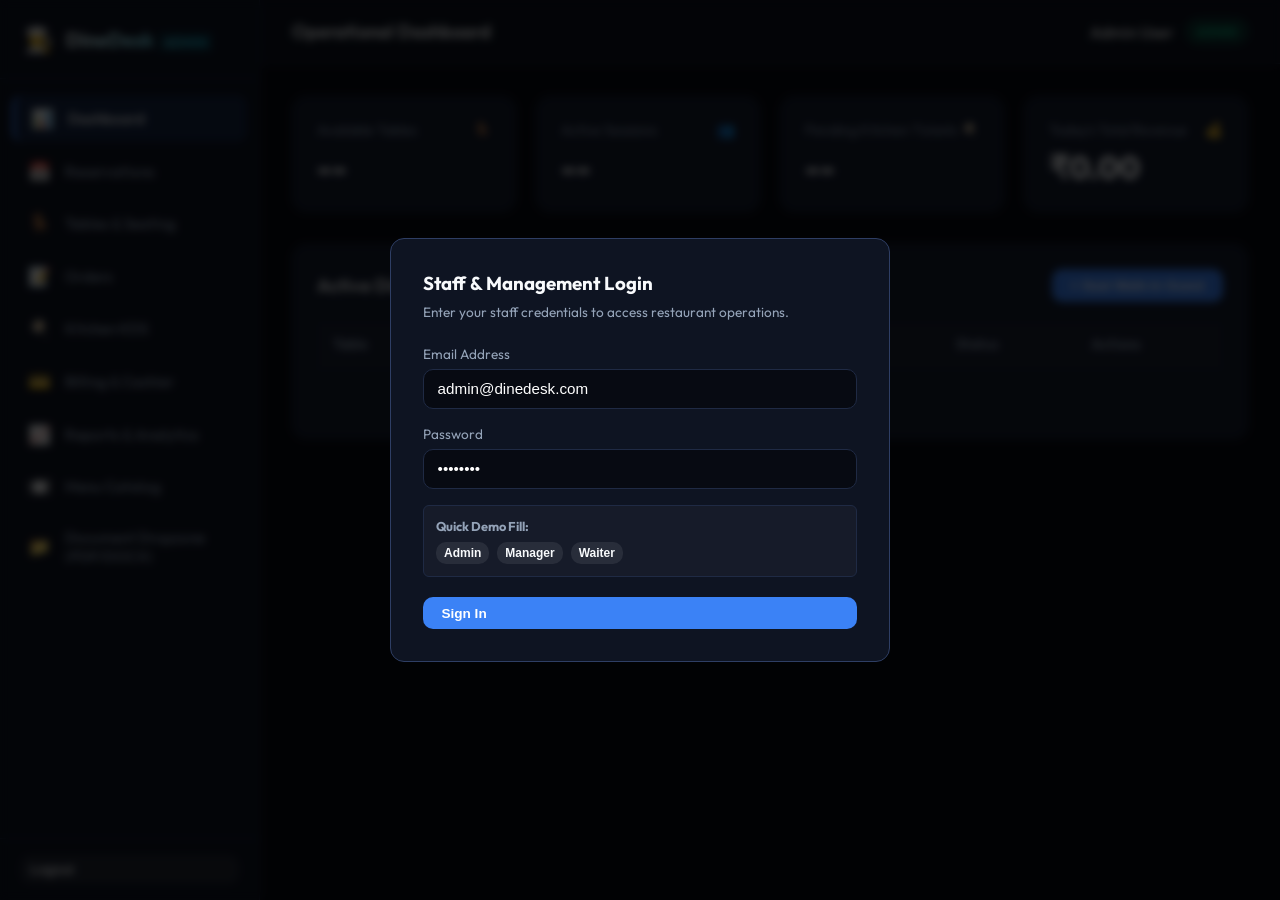
<file: frontend/admin.html>
<!DOCTYPE html>
<html lang="en">
<head>
  <meta charset="UTF-8">
  <meta name="viewport" content="width=device-width, initial-scale=1.0">
  <title>DineDesk | Admin & Operations Portal</title>
  <link rel="preconnect" href="https://fonts.googleapis.com">
  <link rel="preconnect" href="https://fonts.gstatic.com" crossorigin>
  <link href="https://fonts.googleapis.com/css2?family=Outfit:wght@300;400;500;600;700;800&family=Fira+Code:wght@400;500;600&display=swap" rel="stylesheet">
  <link rel="stylesheet" href="staff.css">
</head>
<body>

  <!-- Left Sidebar Navigation -->
  <aside class="sidebar">
    <div class="sidebar-header">
      <span style="font-size: 1.5rem;">👨‍🍳</span>
      <h2>DineDesk <span style="font-size: 0.8rem; font-weight: 600; color: var(--accent-cyan); background: rgba(6,182,212,0.15); padding: 2px 6px; border-radius: 4px;">ADMIN</span></h2>
    </div>

    <nav class="sidebar-nav">
      <a class="nav-link active" onclick="switchPane('dashboard')">
        <span class="nav-link-icon">📊</span> Dashboard
      </a>
      <a class="nav-link" onclick="switchPane('reservations')">
        <span class="nav-link-icon">📅</span> Reservations
      </a>
      <a class="nav-link" onclick="switchPane('tables')">
        <span class="nav-link-icon">🪑</span> Tables & Seating
      </a>
      <a class="nav-link" onclick="switchPane('orders')">
        <span class="nav-link-icon">📝</span> Orders
      </a>
      <a class="nav-link" onclick="switchPane('kitchen')">
        <span class="nav-link-icon">🍳</span> Kitchen KDS
      </a>
      <a class="nav-link" onclick="switchPane('billing')">
        <span class="nav-link-icon">💳</span> Billing & Cashier
      </a>
      <a class="nav-link" onclick="switchPane('reports')">
        <span class="nav-link-icon">📈</span> Reports & Analytics
      </a>
      <a class="nav-link" onclick="switchPane('menu')">
        <span class="nav-link-icon">🍽️</span> Menu Catalog
      </a>
      <a class="nav-link" href="documents.html" target="_blank">
        <span class="nav-link-icon">📁</span> Document Dropzone (PDF/DOCX)
      </a>
    </nav>

    <div class="sidebar-footer">
      <button class="btn btn-secondary" onclick="logoutStaff()" style="width: 100%; padding: 0.45rem 0.65rem; font-size: 0.8rem;">Logout</button>
    </div>
  </aside>

  <!-- Main Application Wrapper -->
  <div class="main-wrapper">
    <!-- Top Bar -->
    <header class="top-bar">
      <div class="top-title" id="current-pane-title">Operational Dashboard</div>
      <div style="display:flex; align-items:center; gap: 1rem;">
        <div class="user-badge">
          <span id="staff-name-display" style="font-weight: 500;">Admin User</span>
          <span class="role-tag" id="staff-role-display">ADMIN</span>
        </div>
      </div>
    </header>

    <!-- 1. DASHBOARD PANE -->
    <main class="content-pane active" id="pane-dashboard">
      <div class="stats-grid">
        <div class="stat-card">
          <div class="stat-header"><span>Available Tables</span><span>🪑</span></div>
          <div class="stat-value" id="stat-available-tables">--</div>
        </div>
        <div class="stat-card">
          <div class="stat-header"><span>Active Sessions</span><span>👥</span></div>
          <div class="stat-value" id="stat-active-sessions">--</div>
        </div>
        <div class="stat-card">
          <div class="stat-header"><span>Pending Kitchen Tickets</span><span>🍳</span></div>
          <div class="stat-value" id="stat-kitchen-tickets">--</div>
        </div>
        <div class="stat-card">
          <div class="stat-header"><span>Today's Total Revenue</span><span>💰</span></div>
          <div class="stat-value" id="stat-today-revenue">₹0.00</div>
        </div>
      </div>

      <div class="panel-card">
        <div class="panel-header">
          <h3>Active Dining Sessions on Floor</h3>
          <button class="btn btn-primary" onclick="openSeatModal()">+ Seat Walk-in Guest</button>
        </div>
        <table class="data-table">
          <thead>
            <tr>
              <th>Table</th>
              <th>Customer</th>
              <th>Guests</th>
              <th>Start Time</th>
              <th>Status</th>
              <th>Actions</th>
            </tr>
          </thead>
          <tbody id="dashboard-sessions-tbody">
            <tr><td colspan="6" style="text-align:center;">Loading active sessions...</td></tr>
          </tbody>
        </table>
      </div>
    </main>

    <!-- 2. RESERVATIONS PANE -->
    <main class="content-pane" id="pane-reservations">
      <div class="panel-card">
        <div class="panel-header" style="flex-wrap: wrap; gap: 1rem;">
          <div style="display:flex; align-items:center; gap: 0.8rem;">
            <h3>Master Guest Reservations Ledger</h3>
            <span class="badge" style="background:rgba(16,185,129,0.15); color:#10b981; border:1px solid rgba(16,185,129,0.3); font-size:0.75rem; padding:0.25rem 0.65rem; border-radius:20px;">
              🟢 Live Auto-Sync Active
            </span>
          </div>
          <div style="display:flex; gap:0.75rem; flex-wrap: wrap; align-items: center;">
            <input type="text" id="admin-res-search" class="form-control" placeholder="🔍 Search guest name, phone, table..." style="min-width:240px;" oninput="filterStaffReservationsTable()">
            <select id="res-filter-status" class="form-control" onchange="loadStaffReservations()">
              <option value="">All Statuses</option>
              <option value="PENDING">PENDING</option>
              <option value="CONFIRMED">CONFIRMED</option>
              <option value="CANCELLED">CANCELLED</option>
              <option value="COMPLETED">COMPLETED</option>
            </select>
            <button class="btn btn-secondary" onclick="loadStaffReservations()">🔄 Refresh</button>
          </div>
        </div>
        <table class="data-table">
          <thead>
            <tr>
              <th>Ref ID</th>
              <th>Customer Name</th>
              <th>Phone / Contact</th>
              <th>Allocated Table</th>
              <th>Date & Reserved Slot</th>
              <th>Party Size</th>
              <th>Status</th>
              <th>Management Actions</th>
            </tr>
          </thead>
          <tbody id="reservations-tbody">
            <tr><td colspan="8" style="text-align:center;">Loading reservations...</td></tr>
          </tbody>
        </table>
      </div>
    </main>

    <!-- 3. TABLES PANE -->
    <main class="content-pane" id="pane-tables">
      <div class="panel-card">
        <div class="panel-header">
          <div>
            <h3>Restaurant Floor Map & Seating</h3>
            <span style="font-size:0.8rem; color:var(--text-muted);">Admin Authority: Add new tables or permanently delete tables from database</span>
          </div>
          <div style="display:flex; gap:0.6rem;">
            <button class="btn btn-primary" onclick="openAddTableModal()">+ Add Table</button>
            <button class="btn btn-secondary" onclick="openSeatModal()">+ Seat Guests</button>
          </div>
        </div>
        <div class="floor-grid" id="floor-tables-container">
          <!-- Tables loaded dynamically -->
        </div>
      </div>
    </main>

    <!-- 4. ORDERS PANE -->
    <main class="content-pane" id="pane-orders">
      <div class="panel-card">
        <div class="panel-header">
          <h3>Floor Orders Management</h3>
          <button class="btn btn-primary" onclick="openNewOrderModal()">+ Create New Order</button>
        </div>
        <table class="data-table">
          <thead>
            <tr>
              <th>Order ID</th>
              <th>Table</th>
              <th>Staff User</th>
              <th>Items</th>
              <th>Status</th>
              <th>Action</th>
            </tr>
          </thead>
          <tbody id="staff-orders-tbody">
            <tr><td colspan="6" style="text-align:center;">Loading floor orders...</td></tr>
          </tbody>
        </table>
      </div>
    </main>

    <!-- 5. KITCHEN PANE -->
    <main class="content-pane" id="pane-kitchen">
      <div class="panel-card">
        <div class="panel-header">
          <h3>Kitchen Display System (KDS) Live Stream</h3>
          <button class="btn btn-secondary" onclick="loadKitchenTickets()">🔄 Refresh Stream</button>
        </div>
        <div class="kds-grid" id="kds-tickets-container">
          <!-- Kitchen tickets loaded dynamically -->
        </div>
      </div>
    </main>

    <!-- 6. BILLING PANE -->
    <main class="content-pane" id="pane-billing">
      <div class="panel-card">
        <div class="panel-header">
          <div>
            <h3>Table Itemized Billing & Financial Summary</h3>
            <span style="font-size:0.8rem; color:var(--text-muted);">Real-time summary of table charges, guest orders, tax and payment settlement status</span>
          </div>
          <div style="display:flex; gap:0.5rem; align-items:center;">
            <select id="billing-session-select" class="form-control" onchange="loadBillingSession()" style="min-width:280px;">
              <option value="">Select an Active Table Session...</option>
            </select>
          </div>
        </div>

        <div id="billing-details-view" style="display:none;">
          <div style="display:grid; grid-template-columns: 2fr 1fr; gap:1.5rem;">
            <div>
              <h4 style="margin-bottom:1rem;">Itemized Order & Consumption Details</h4>
              <table class="data-table">
                <thead>
                  <tr>
                    <th>Item</th>
                    <th>Qty</th>
                    <th>Price</th>
                    <th>Total</th>
                  </tr>
                </thead>
                <tbody id="bill-items-tbody"></tbody>
              </table>
            </div>

            <div>
              <h4 style="margin-bottom:1rem;">Table Settlement Summary</h4>
              <div class="bill-breakdown-box">
                <div class="bill-summary-line"><span>Subtotal:</span> <span id="bill-subtotal-val">₹0.00</span></div>
                <div class="bill-summary-line"><span>GST (5%):</span> <span id="bill-tax-val">₹0.00</span></div>
                <div class="bill-summary-line total-line"><span>Total Payable:</span> <span id="bill-total-val">₹0.00</span></div>
                <div class="bill-summary-line"><span>Paid by Guest:</span> <span id="bill-paid-val" style="color:var(--accent-emerald);">₹0.00</span></div>
                <div class="bill-summary-line" style="font-weight:700; color:#ffffff;"><span>Outstanding Balance:</span> <span id="bill-balance-val">₹0.00</span></div>
                <div class="bill-summary-line"><span>Bill Status:</span> <span id="bill-status-badge" class="badge">UNPAID</span></div>
              </div>
            </div>
          </div>
        </div>
      </div>
    </main>

    <!-- 7. REPORTS PANE -->
    <main class="content-pane" id="pane-reports">
      <div class="panel-card">
        <div class="panel-header">
          <h3>Daily Revenue Aggregations</h3>
        </div>
        <table class="data-table">
          <thead>
            <tr>
              <th>Date</th>
              <th>Transaction Count</th>
              <th>Total Revenue (₹)</th>
            </tr>
          </thead>
          <tbody id="daily-revenue-tbody">
            <tr><td colspan="3" style="text-align:center;">Loading revenue report...</td></tr>
          </tbody>
        </table>
      </div>

      <div style="display:grid; grid-template-columns: 1fr 1fr; gap:1.5rem;">
        <div class="panel-card">
          <div class="panel-header"><h3>Top Selling Items</h3></div>
          <table class="data-table">
            <thead>
              <tr>
                <th>Item</th>
                <th>Category</th>
                <th>Units Sold</th>
                <th>Revenue</th>
              </tr>
            </thead>
            <tbody id="item-sales-tbody"></tbody>
          </table>
        </div>

        <div class="panel-card">
          <div class="panel-header"><h3>Table Utilization & Turnover</h3></div>
          <table class="data-table">
            <thead>
              <tr>
                <th>Table</th>
                <th>Capacity</th>
                <th>Sessions</th>
                <th>Avg Turnaround (Min)</th>
              </tr>
            </thead>
            <tbody id="table-turnover-tbody"></tbody>
          </table>
        </div>
      </div>
    </main>

    <!-- 8. MENU PANE -->
    <main class="content-pane" id="pane-menu">
      <div class="panel-card">
        <div class="panel-header">
          <h3>Menu Catalog</h3>
        </div>
        <table class="data-table">
          <thead>
            <tr>
              <th>Item Name</th>
              <th>Category</th>
              <th>Description</th>
              <th>Price (₹)</th>
              <th>Status</th>
            </tr>
          </thead>
          <tbody id="staff-menu-tbody"></tbody>
        </table>
      </div>
    </main>
  </div>

  <!-- Staff Login Modal -->
  <div class="staff-modal-overlay" id="staff-login-modal">
    <div class="staff-modal-card">
      <h3 style="margin-bottom:0.5rem;">Staff & Management Login</h3>
      <p style="color:var(--text-muted); font-size:0.85rem; margin-bottom:1.5rem;">Enter your staff credentials to access restaurant operations.</p>
      
      <form onsubmit="handleStaffLogin(event)">
        <div class="form-group">
          <label>Email Address</label>
          <input type="email" id="login-email" class="form-control" value="admin@dinedesk.com" required>
        </div>
        <div class="form-group">
          <label>Password</label>
          <input type="password" id="login-password" class="form-control" value="admin123" required>
        </div>
        <div style="background: rgba(255,255,255,0.03); border:1px solid var(--border-color); border-radius:var(--radius-sm); padding:0.75rem; font-size:0.8rem; color:var(--text-muted); margin-bottom:1.25rem;">
          <strong>Quick Demo Fill:</strong><br>
          <div style="display:flex; gap:0.5rem; margin-top:0.5rem;">
            <button type="button" class="btn btn-secondary" style="font-size:0.75rem; padding:0.25rem 0.5rem;" onclick="quickLogin('admin@dinedesk.com', 'admin123')">Admin</button>
            <button type="button" class="btn btn-secondary" style="font-size:0.75rem; padding:0.25rem 0.5rem;" onclick="quickLogin('manager@dinedesk.com', 'manager123')">Manager</button>
            <button type="button" class="btn btn-secondary" style="font-size:0.75rem; padding:0.25rem 0.5rem;" onclick="quickLogin('waiter@dinedesk.com', 'waiter123')">Waiter</button>
          </div>
        </div>
        <button type="submit" class="btn btn-primary" style="width:100%;">Sign In</button>
      </form>
    </div>
  </div>

  <!-- Seat Guest Modal -->
  <div class="staff-modal-overlay" id="seat-guest-modal">
    <div class="staff-modal-card">
      <h3 style="margin-bottom:1rem;">Seat Guests at Table</h3>
      <form onsubmit="handleSeatGuests(event)">
        <div class="form-group">
          <label>Select Table</label>
          <select id="seat-table-select" class="form-control" required></select>
        </div>
        <div class="form-group">
          <label>Guest Count</label>
          <input type="number" id="seat-guests-count" class="form-control" min="1" value="2" required>
        </div>
        <div style="display:flex; justify-content:flex-end; gap:0.5rem; margin-top:1.5rem;">
          <button type="button" class="btn btn-secondary" onclick="closeStaffModals()">Cancel</button>
          <button type="submit" class="btn btn-success">Seat & Open Session</button>
        </div>
      </form>
    </div>
  </div>

  <!-- New Order Modal -->
  <div class="staff-modal-overlay" id="new-order-modal">
    <div class="staff-modal-card" style="max-width:550px;">
      <h3 style="margin-bottom:1rem;">Create Table Order</h3>
      <form onsubmit="handleCreateStaffOrder(event)">
        <div class="form-group">
          <label>Active Table Session</label>
          <select id="order-session-select" class="form-control" required></select>
        </div>
        <div class="form-group">
          <label>Select Dish</label>
          <select id="order-item-select" class="form-control" required></select>
        </div>
        <div class="form-group">
          <label>Quantity</label>
          <input type="number" id="order-item-qty" class="form-control" min="1" value="1" required>
        </div>
        <div class="form-group">
          <label>Special Instructions</label>
          <input type="text" id="order-item-notes" class="form-control" placeholder="e.g. Less salt, extra chutney">
        </div>
        <div style="display:flex; justify-content:flex-end; gap:0.5rem; margin-top:1.5rem;">
          <button type="button" class="btn btn-secondary" onclick="closeStaffModals()">Cancel</button>
          <button type="submit" class="btn btn-primary">Fire to Kitchen</button>
        </div>
      </form>
    </div>
  </div>

  <!-- Add Table Modal (Admin Authority) -->
  <div class="staff-modal-overlay" id="add-table-modal">
    <div class="staff-modal-card" style="max-width:480px;">
      <h3 style="margin-bottom:1rem;">Add Dining Table (Admin Authority)</h3>
      <form onsubmit="handleAddTable(event)">
        <div class="form-group">
          <label>Table Number</label>
          <input type="text" id="new-table-number" class="form-control" placeholder="e.g. T06, R04, F04, P02" required style="text-transform:uppercase;">
          <small style="color:var(--text-muted); font-size:0.75rem;">Use prefix T (Main Hall), R (Rooftop Terrace), F (Family Lounge), P (Private Dining)</small>
        </div>
        <div class="form-group">
          <label>Dining Atmosphere / Area</label>
          <select id="new-table-area" class="form-control" required>
            <option value="Main Dining Hall">Main Dining Hall</option>
            <option value="Romantic Terrace (Rooftop)">Romantic Terrace (Rooftop)</option>
            <option value="Family & Kids Lounge">Family & Kids Lounge</option>
            <option value="Chef's Private Dining">Chef's Private Dining</option>
          </select>
        </div>
        <div class="form-group">
          <label>Seating Capacity (Max Guests)</label>
          <input type="number" id="new-table-capacity" class="form-control" min="1" max="20" value="4" required>
        </div>
        <div style="display:flex; justify-content:flex-end; gap:0.5rem; margin-top:1.5rem;">
          <button type="button" class="btn btn-secondary" onclick="closeStaffModals()">Cancel</button>
          <button type="submit" class="btn btn-primary">+ Create Table in Database</button>
        </div>
      </form>
    </div>
  </div>

  <script src="staff.js"></script>
</body>
</html>
</file>
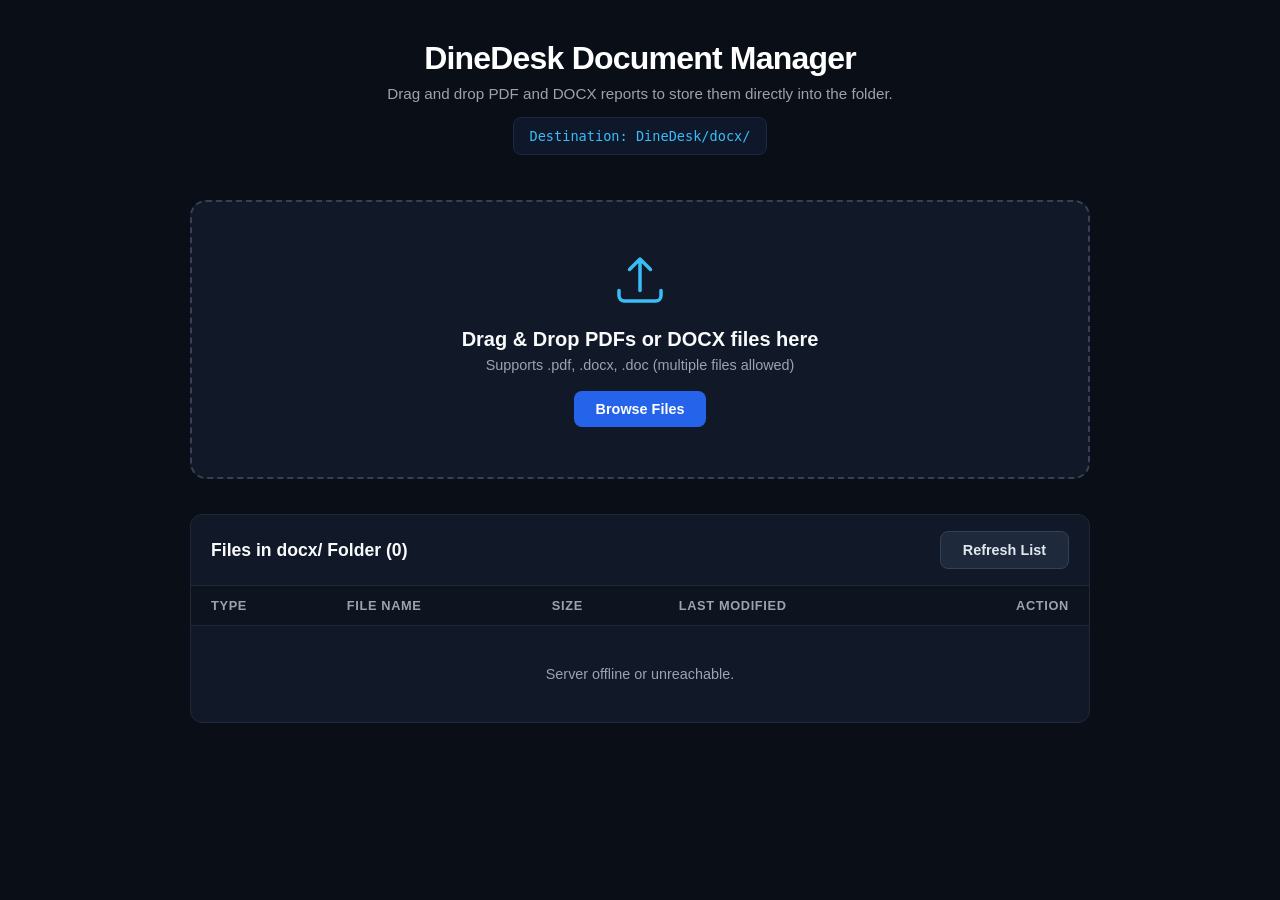
<file: frontend/documents.html>
<!DOCTYPE html>
<html lang="en">
<head>
  <meta charset="UTF-8">
  <meta name="viewport" content="width=device-width, initial-scale=1.0">
  <title>DineDesk - Document Dropzone (PDF & DOCX Manager)</title>
  <style>
    :root {
      --bg-dark: #090e17;
      --card-bg: #111827;
      --border: #1f2937;
      --border-accent: #38bdf8;
      --text: #f9fafb;
      --text-muted: #9ca3af;
      --primary: #2563eb;
      --primary-hover: #1d4ed8;
      --success: #10b981;
      --danger: #ef4444;
    }

    * {
      box-sizing: border-box;
      margin: 0;
      padding: 0;
    }

    body {
      background-color: var(--bg-dark);
      color: var(--text);
      font-family: -apple-system, BlinkMacSystemFont, "Segoe UI", Roboto, Helvetica, Arial, sans-serif;
      min-height: 100vh;
      display: flex;
      flex-direction: column;
      align-items: center;
      padding: 40px 20px;
    }

    .container {
      width: 100%;
      max-width: 900px;
    }

    .header {
      margin-bottom: 30px;
      text-align: center;
    }

    .header h1 {
      font-size: 2rem;
      font-weight: 800;
      letter-spacing: -0.025em;
      color: #ffffff;
      margin-bottom: 8px;
    }

    .header p {
      color: var(--text-muted);
      font-size: 0.95rem;
    }

    .folder-path-box {
      margin: 15px auto;
      padding: 10px 16px;
      background: #0f172a;
      border: 1px solid #1e293b;
      border-radius: 8px;
      font-family: monospace;
      font-size: 0.85rem;
      color: #38bdf8;
      display: inline-block;
      user-select: all;
    }

    /* Drag and Drop Zone */
    .dropzone {
      background: var(--card-bg);
      border: 2px dashed #374151;
      border-radius: 16px;
      padding: 50px 20px;
      text-align: center;
      cursor: pointer;
      transition: all 0.2s ease-in-out;
      position: relative;
      margin-bottom: 35px;
    }

    .dropzone.dragover {
      border-color: var(--border-accent);
      background: rgba(56, 189, 248, 0.05);
      box-shadow: 0 0 25px rgba(56, 189, 248, 0.15);
      transform: scale(1.01);
    }

    .dropzone-icon {
      width: 56px;
      height: 56px;
      margin: 0 auto 16px;
      stroke: var(--border-accent);
      fill: none;
      stroke-width: 1.5;
    }

    .dropzone h3 {
      font-size: 1.25rem;
      font-weight: 700;
      margin-bottom: 6px;
    }

    .dropzone p {
      color: var(--text-muted);
      font-size: 0.9rem;
      margin-bottom: 18px;
    }

    .btn {
      display: inline-block;
      padding: 10px 22px;
      background: var(--primary);
      color: #fff;
      font-size: 0.9rem;
      font-weight: 600;
      border-radius: 8px;
      border: none;
      cursor: pointer;
      transition: background 0.15s ease;
      text-decoration: none;
    }

    .btn:hover {
      background: var(--primary-hover);
    }

    .btn-secondary {
      background: #1e293b;
      color: #e2e8f0;
      border: 1px solid #334155;
    }

    .btn-secondary:hover {
      background: #334155;
    }

    .btn-danger {
      background: transparent;
      color: var(--danger);
      border: 1px solid rgba(239, 68, 68, 0.3);
      padding: 6px 12px;
      font-size: 0.8rem;
    }

    .btn-danger:hover {
      background: rgba(239, 68, 68, 0.1);
    }

    #file-input {
      display: none;
    }

    /* Status Banner */
    .status-msg {
      margin-bottom: 20px;
      padding: 12px 16px;
      border-radius: 8px;
      font-size: 0.9rem;
      display: none;
    }

    .status-msg.success {
      background: rgba(16, 185, 129, 0.1);
      border: 1px solid rgba(16, 185, 129, 0.3);
      color: #34d399;
      display: block;
    }

    .status-msg.error {
      background: rgba(239, 68, 68, 0.1);
      border: 1px solid rgba(239, 68, 68, 0.3);
      color: #f87171;
      display: block;
    }

    /* Document Ledger Table */
    .table-card {
      background: var(--card-bg);
      border: 1px solid var(--border);
      border-radius: 12px;
      overflow: hidden;
    }

    .table-header {
      padding: 16px 20px;
      border-bottom: 1px solid var(--border);
      display: flex;
      justify-content: space-between;
      align-items: center;
    }

    .table-header h2 {
      font-size: 1.1rem;
      font-weight: 700;
    }

    table {
      width: 100%;
      border-collapse: collapse;
      text-align: left;
      font-size: 0.9rem;
    }

    th {
      background: #0d131f;
      padding: 12px 20px;
      color: var(--text-muted);
      font-size: 0.8rem;
      text-transform: uppercase;
      letter-spacing: 0.05em;
      border-bottom: 1px solid var(--border);
    }

    td {
      padding: 14px 20px;
      border-bottom: 1px solid var(--border);
    }

    tr:last-child td {
      border-bottom: none;
    }

    .badge {
      display: inline-block;
      padding: 3px 8px;
      border-radius: 4px;
      font-size: 0.75rem;
      font-family: monospace;
      font-weight: 700;
      text-transform: uppercase;
    }

    .badge-pdf {
      background: rgba(239, 68, 68, 0.15);
      color: #f87171;
      border: 1px solid rgba(239, 68, 68, 0.3);
    }

    .badge-docx {
      background: rgba(56, 189, 248, 0.15);
      color: #38bdf8;
      border: 1px solid rgba(56, 189, 248, 0.3);
    }

    .badge-other {
      background: rgba(148, 163, 184, 0.15);
      color: #cbd5e1;
      border: 1px solid rgba(148, 163, 184, 0.3);
    }

    .empty-state {
      padding: 40px;
      text-align: center;
      color: var(--text-muted);
    }
  </style>
</head>
<body>

  <div class="container">
    <div class="header">
      <h1>DineDesk Document Manager</h1>
      <p>Drag and drop PDF and DOCX reports to store them directly into the folder.</p>
      <div class="folder-path-box">Destination: DineDesk/docx/</div>
    </div>

    <div id="status-box" class="status-msg"></div>

    <!-- Drop Zone -->
    <div class="dropzone" id="dropzone">
      <svg class="dropzone-icon" viewBox="0 0 24 24">
        <path stroke-linecap="round" stroke-linejoin="round" d="M3 16.5v2.25A2.25 2.25 0 005.25 21h13.5A2.25 2.25 0 0021 18.75V16.5m-13.5-9L12 3m0 0l4.5 4.5M12 3v13.5" />
      </svg>
      <h3>Drag & Drop PDFs or DOCX files here</h3>
      <p>Supports .pdf, .docx, .doc (multiple files allowed)</p>
      <button class="btn" type="button" onclick="document.getElementById('file-input').click()">Browse Files</button>
      <input type="file" id="file-input" multiple accept=".pdf,.docx,.doc" onchange="handleFileSelect(event)">
    </div>

    <!-- Current Files List -->
    <div class="table-card">
      <div class="table-header">
        <h2>Files in docx/ Folder (<span id="file-count">0</span>)</h2>
        <button class="btn btn-secondary" onclick="fetchFiles()">Refresh List</button>
      </div>

      <table>
        <thead>
          <tr>
            <th>Type</th>
            <th>File Name</th>
            <th>Size</th>
            <th>Last Modified</th>
            <th style="text-align: right;">Action</th>
          </tr>
        </thead>
        <tbody id="files-tbody">
          <tr>
            <td colspan="5" class="empty-state">Loading documents...</td>
          </tr>
        </tbody>
      </table>
    </div>
  </div>

  <!-- Document Preview Modal -->
  <div id="preview-modal" style="display:none; position:fixed; inset:0; background:rgba(0,0,0,0.85); z-index:9999; flex-direction:column; align-items:center; justify-content:center; padding:20px;">
    <div style="background:#111827; border:1px solid #374151; border-radius:12px; width:100%; max-width:1050px; height:90vh; display:flex; flex-direction:column; overflow:hidden; box-shadow:0 25px 50px -12px rgba(0,0,0,0.7);">
      <div style="padding:14px 20px; background:#0f172a; border-bottom:1px solid #1f2937; display:flex; justify-content:space-between; align-items:center;">
        <h3 id="preview-title" style="font-size:1.1rem; color:#f9fafb; font-weight:700;">Document Preview</h3>
        <button class="btn btn-secondary" style="padding:6px 14px;" onclick="closePreview()">Close ✕</button>
      </div>
      <iframe id="preview-iframe" style="flex:1; width:100%; border:none; background:#ffffff;" src="about:blank"></iframe>
    </div>
  </div>

  <script>
    const API_BASE = "http://127.0.0.1:8000/api/v1";
    const dropzone = document.getElementById("dropzone");
    const statusBox = document.getElementById("status-box");

    // Drag & Drop Listeners
    ['dragenter', 'dragover'].forEach(eventName => {
      dropzone.addEventListener(eventName, (e) => {
        e.preventDefault();
        e.stopPropagation();
        dropzone.classList.add('dragover');
      }, false);
    });

    ['dragleave', 'drop'].forEach(eventName => {
      dropzone.addEventListener(eventName, (e) => {
        e.preventDefault();
        e.stopPropagation();
        dropzone.classList.remove('dragover');
      }, false);
    });

    dropzone.addEventListener('drop', (e) => {
      const files = e.dataTransfer.files;
      if (files && files.length > 0) {
        uploadFiles(files);
      }
    });

    function handleFileSelect(e) {
      const files = e.target.files;
      if (files && files.length > 0) {
        uploadFiles(files);
      }
    }

    async function uploadFiles(files) {
      showStatus("Uploading " + files.length + " file(s)...", false);

      const formData = new FormData();
      for (let i = 0; i < files.length; i++) {
        formData.append("files", files[i]);
      }

      try {
        const res = await fetch(`${API_BASE}/documents/upload`, {
          method: "POST",
          body: formData
        });

        if (res.ok) {
          const result = await res.json();
          showStatus(result.message, true);
          document.getElementById('file-input').value = "";
          fetchFiles();
        } else {
          const err = await res.json();
          showStatus("Upload failed: " + (err.detail || "Server error"), false, true);
        }
      } catch (err) {
        showStatus("Upload failed: " + err.message, false, true);
      }
    }

    async function fetchFiles() {
      try {
        const res = await fetch(`${API_BASE}/documents/list`);
        if (res.ok) {
          const files = await res.json();
          renderFilesTable(files);
        } else {
          document.getElementById("files-tbody").innerHTML = `
            <tr><td colspan="5" class="empty-state">Failed to load files from server.</td></tr>
          `;
        }
      } catch (err) {
        document.getElementById("files-tbody").innerHTML = `
          <tr><td colspan="5" class="empty-state">Server offline or unreachable.</td></tr>
        `;
      }
    }

    function renderFilesTable(files) {
      const tbody = document.getElementById("files-tbody");
      document.getElementById("file-count").innerText = files.length;

      if (files.length === 0) {
        tbody.innerHTML = `
          <tr><td colspan="5" class="empty-state">No documents stored in docx/ yet. Drag & drop files above.</td></tr>
        `;
        return;
      }

      tbody.innerHTML = "";
      files.forEach(f => {
        const tr = document.createElement("tr");

        let badgeClass = "badge-other";
        if (f.extension === ".pdf") badgeClass = "badge-pdf";
        else if (f.extension === ".docx" || f.extension === ".doc") badgeClass = "badge-docx";

        const modDate = new Date(f.modified * 1000).toLocaleString();

        const isPdf = f.extension === ".pdf";
        const viewBtn = isPdf 
          ? `<button class="btn" style="padding:4px 10px; font-size:0.8rem; margin-right:6px; background:#0284c7;" onclick="openPreview('${encodeURIComponent(f.name)}')">View</button>
             <a class="btn btn-secondary" style="padding:4px 10px; font-size:0.8rem; margin-right:6px;" href="${API_BASE}/documents/view/${encodeURIComponent(f.name)}?t=${Date.now()}" target="_blank">New Tab</a>`
          : "";

        tr.innerHTML = `
          <td><span class="badge ${badgeClass}">${f.extension.replace('.', '')}</span></td>
          <td><strong>${escapeHtml(f.name)}</strong></td>
          <td>${f.size_kb} KB</td>
          <td style="color:var(--text-muted); font-size:0.85rem;">${modDate}</td>
          <td style="text-align: right;">
            ${viewBtn}
            <a class="btn btn-secondary" style="padding:4px 10px; font-size:0.8rem; margin-right:6px;" href="${API_BASE}/documents/download/${encodeURIComponent(f.name)}" download="${escapeHtml(f.name)}">Download</a>
            <button class="btn btn-danger" onclick="deleteFile('${escapeHtml(f.name)}')">Delete</button>
          </td>
        `;
        tbody.appendChild(tr);
      });
    }

    function openPreview(filename) {
      const modal = document.getElementById("preview-modal");
      const iframe = document.getElementById("preview-iframe");
      const title = document.getElementById("preview-title");
      title.innerText = decodeURIComponent(filename);
      iframe.src = `${API_BASE}/documents/view/${filename}?t=${Date.now()}`;
      modal.style.display = "flex";
    }

    function closePreview() {
      const modal = document.getElementById("preview-modal");
      const iframe = document.getElementById("preview-iframe");
      iframe.src = "about:blank";
      modal.style.display = "none";
    }

    async function deleteFile(filename) {
      if (!confirm("Are you sure you want to delete " + filename + " from docx/?")) {
        return;
      }

      try {
        const res = await fetch(`${API_BASE}/documents/${encodeURIComponent(filename)}`, {
          method: "DELETE"
        });
        if (res.ok) {
          showStatus("Deleted " + filename, true);
          fetchFiles();
        } else {
          alert("Delete failed");
        }
      } catch (err) {
        alert("Error: " + err.message);
      }
    }

    function showStatus(msg, isSuccess, isError) {
      statusBox.innerText = msg;
      statusBox.className = "status-msg " + (isSuccess ? "success" : (isError ? "error" : ""));
      statusBox.style.display = "block";
      if (isSuccess) {
        setTimeout(() => { statusBox.style.display = "none"; }, 4000);
      }
    }

    function escapeHtml(str) {
      return str.replace(/[&<>'"]/g, 
        tag => ({ '&': '&amp;', '<': '&lt;', '>': '&gt;', "'": '&#39;', '"': '&quot;' }[tag] || tag)
      );
    }

    // Initial load
    fetchFiles();
  </script>
</body>
</html>
</file>
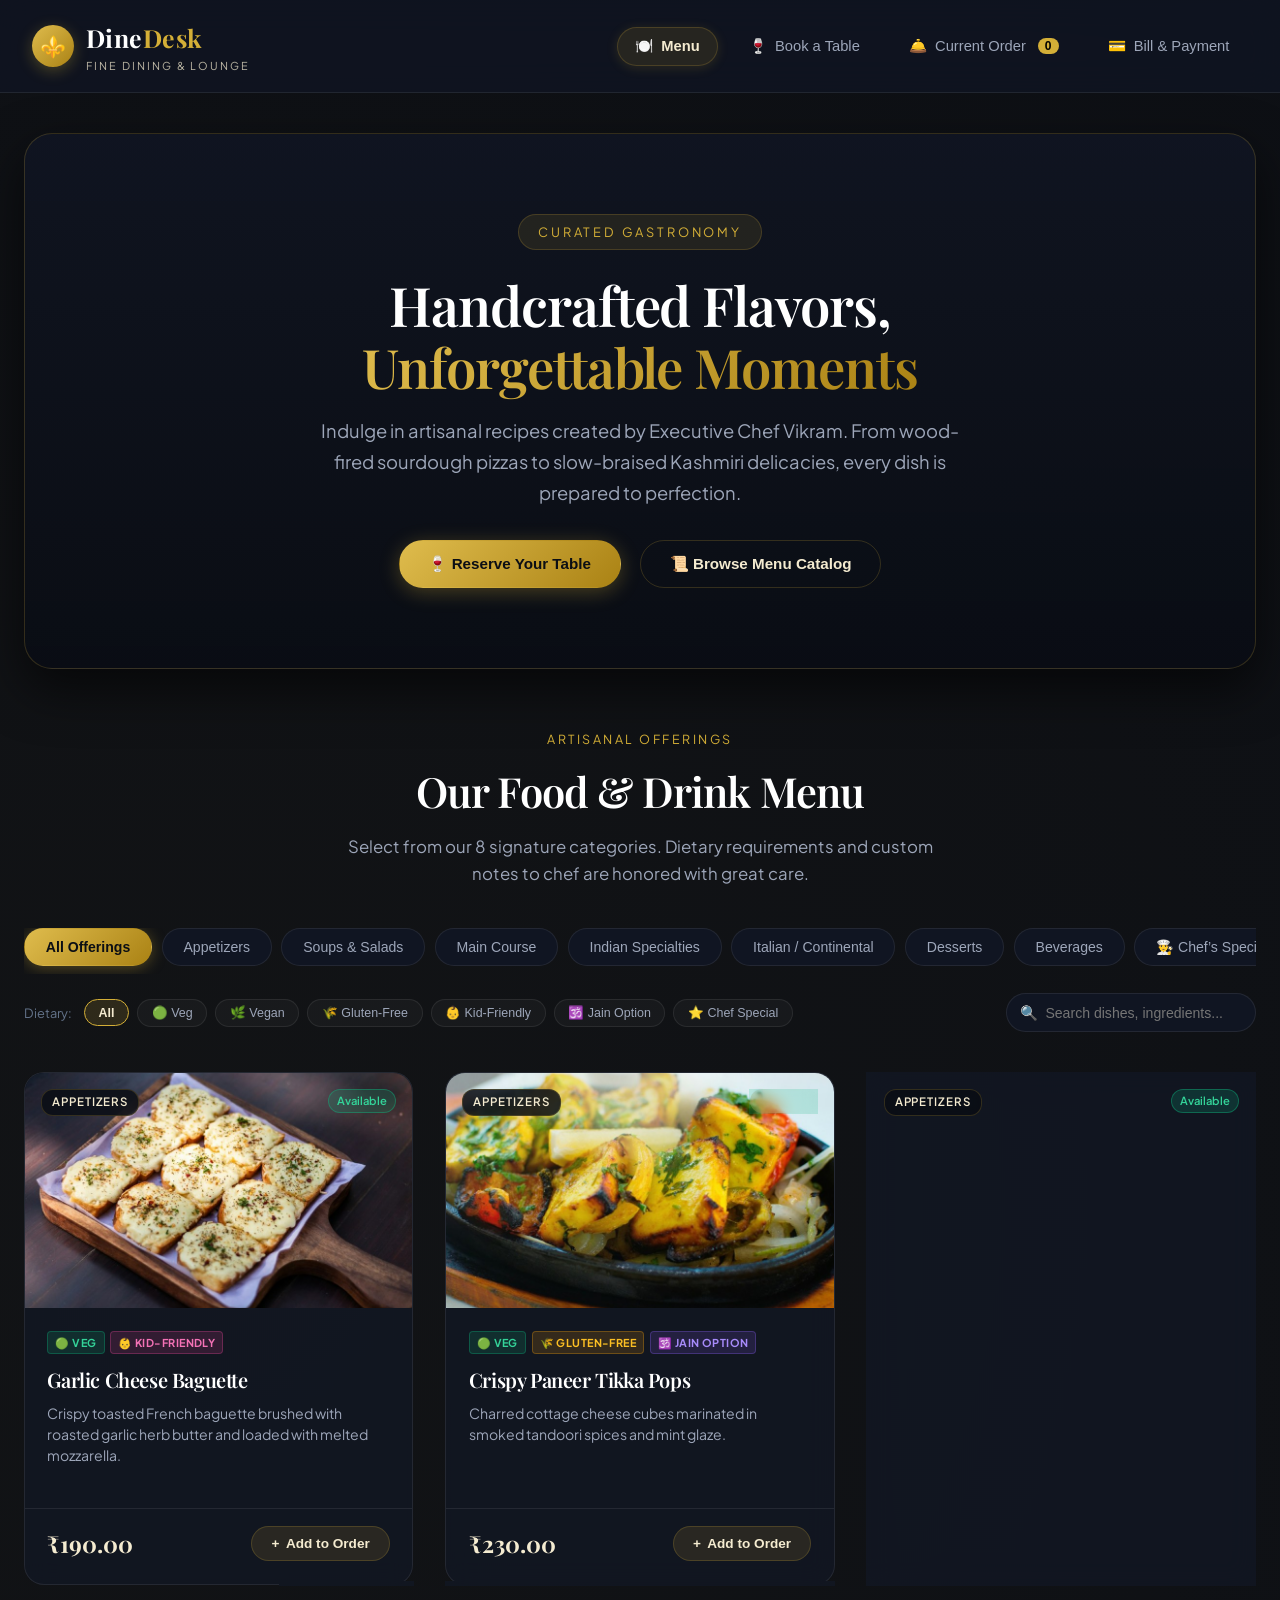
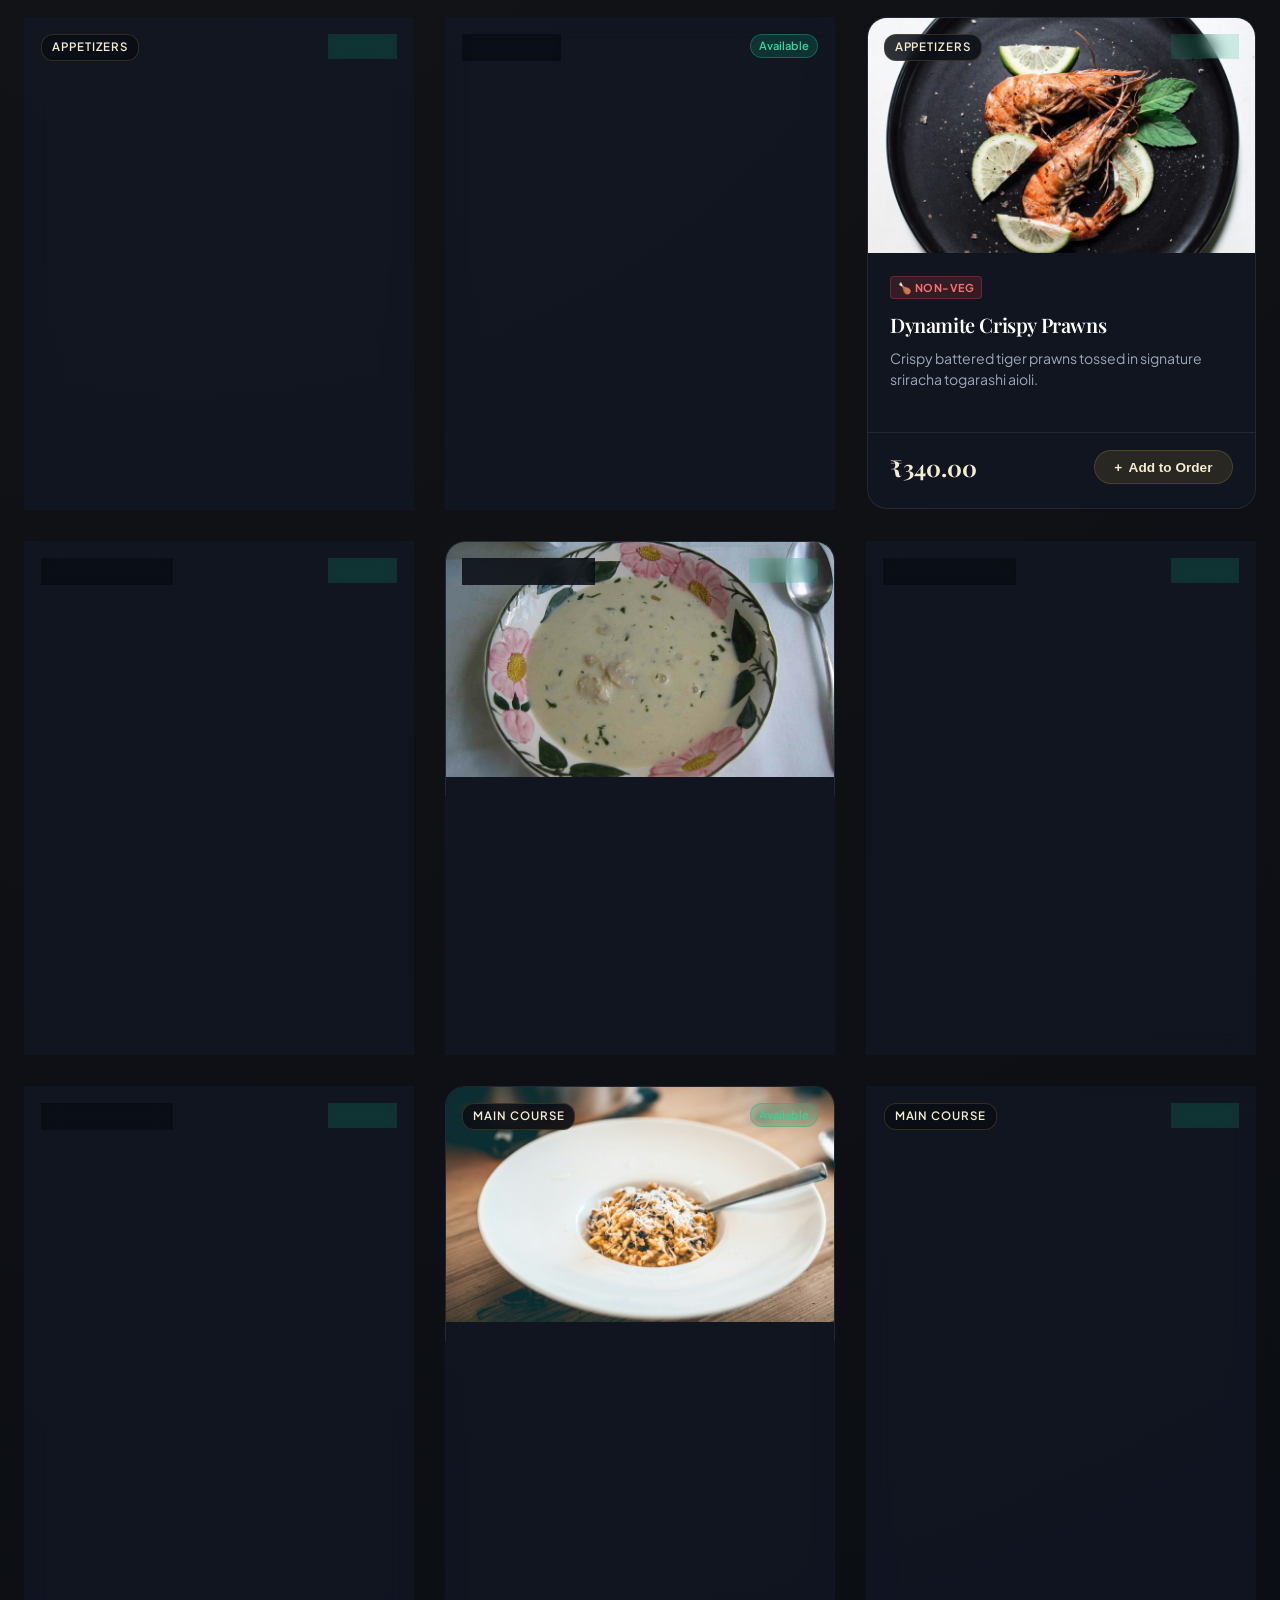
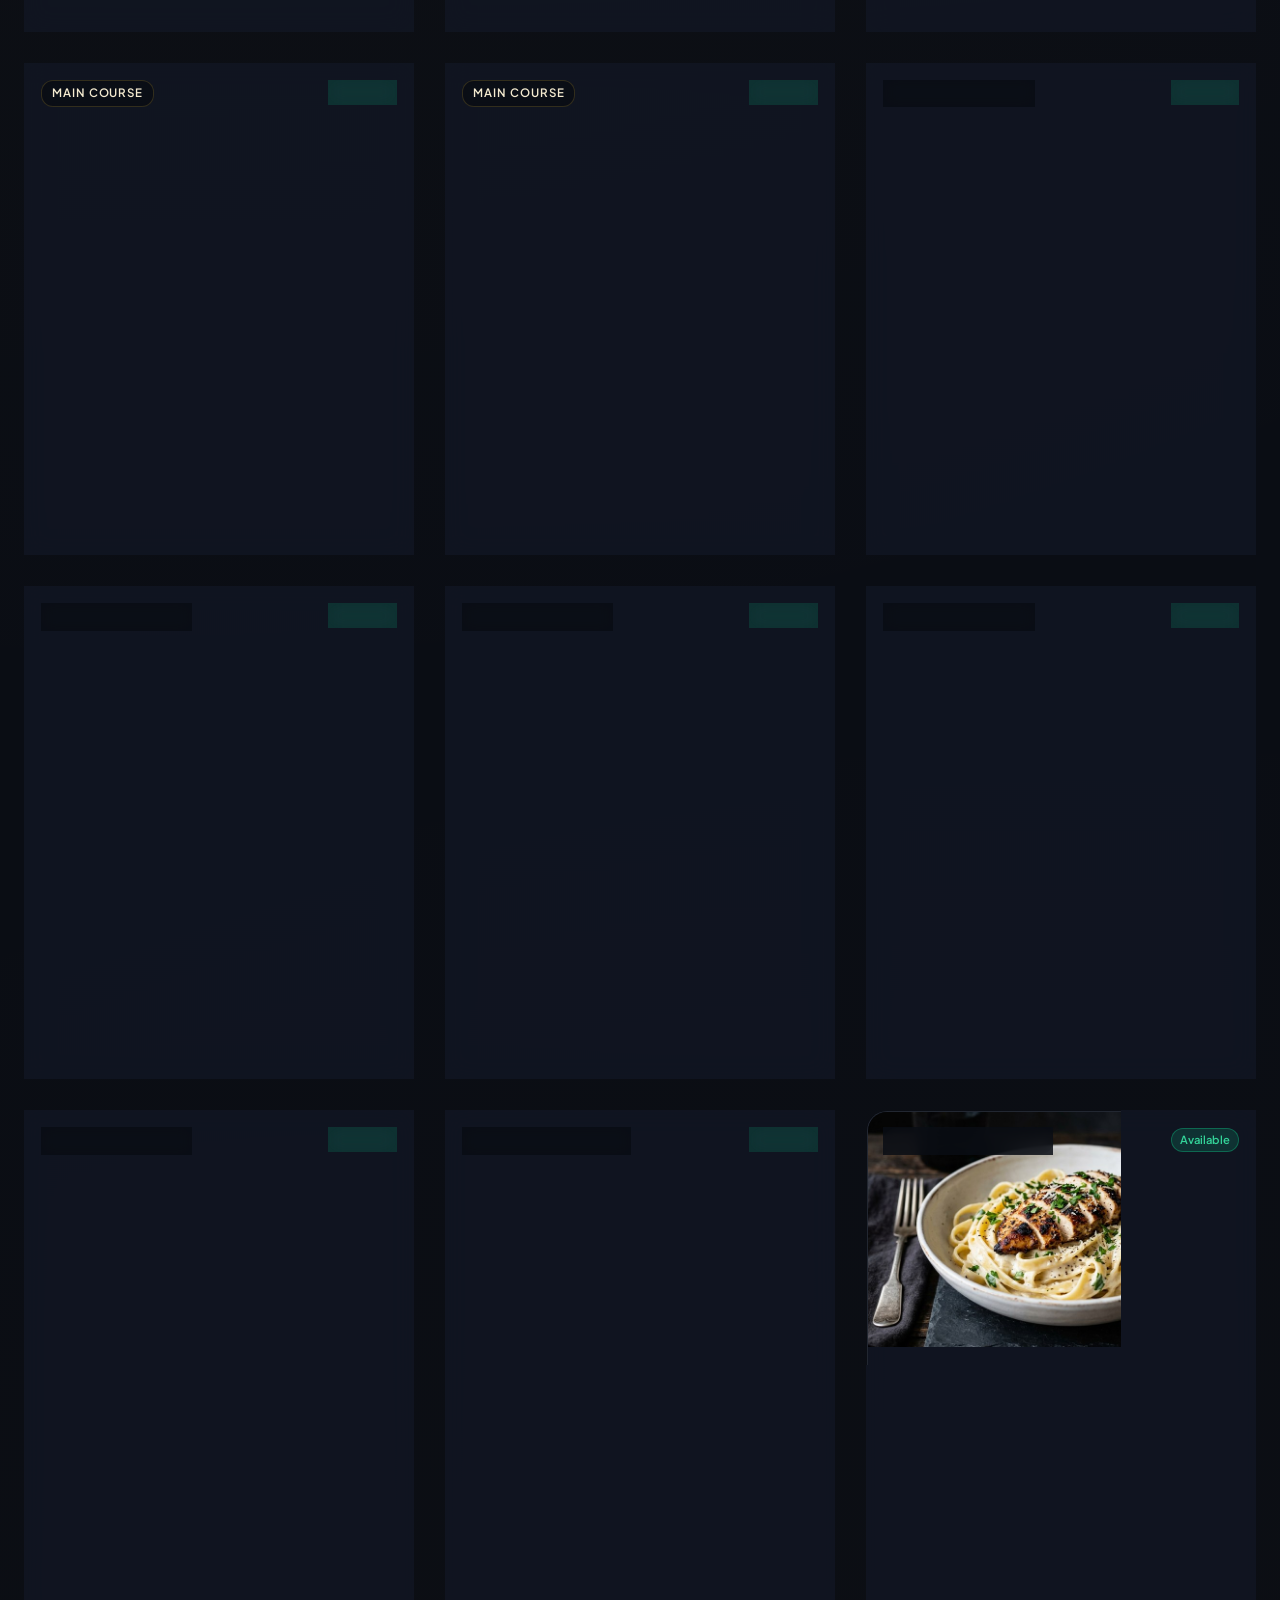
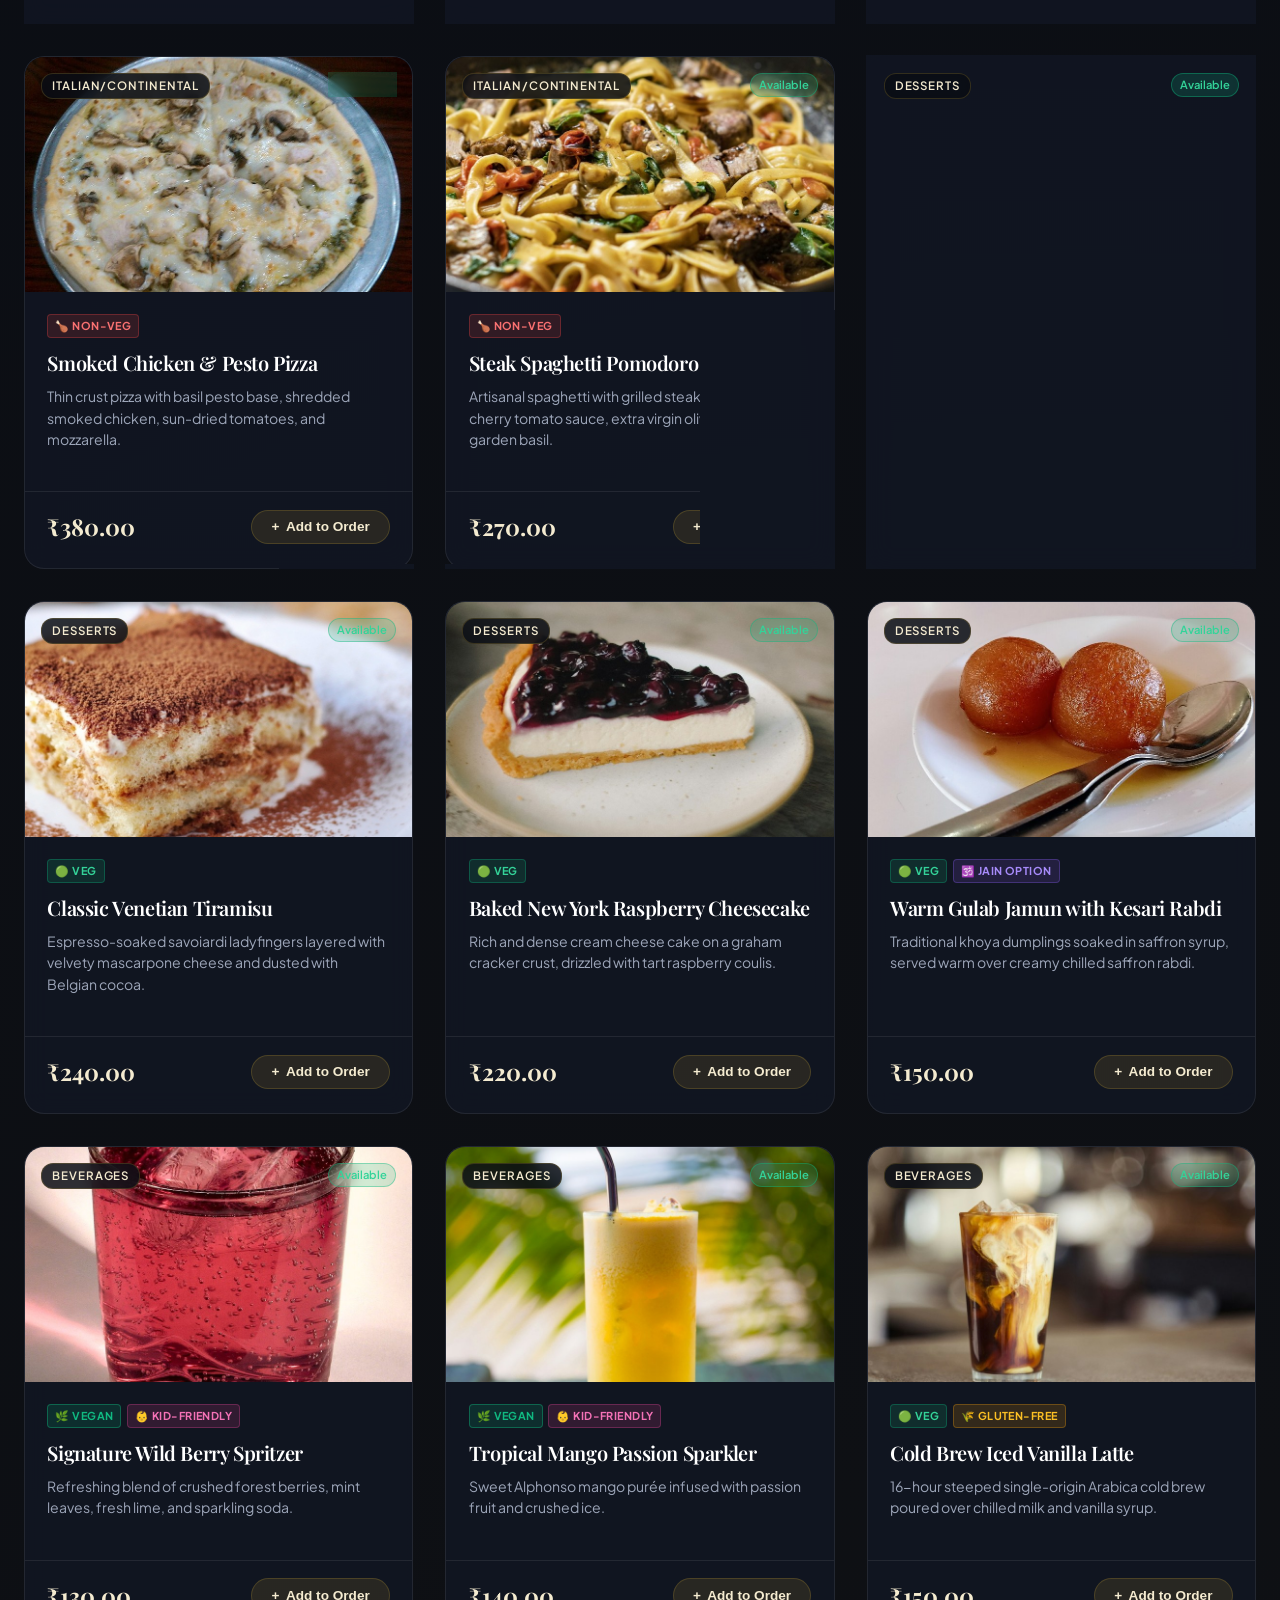
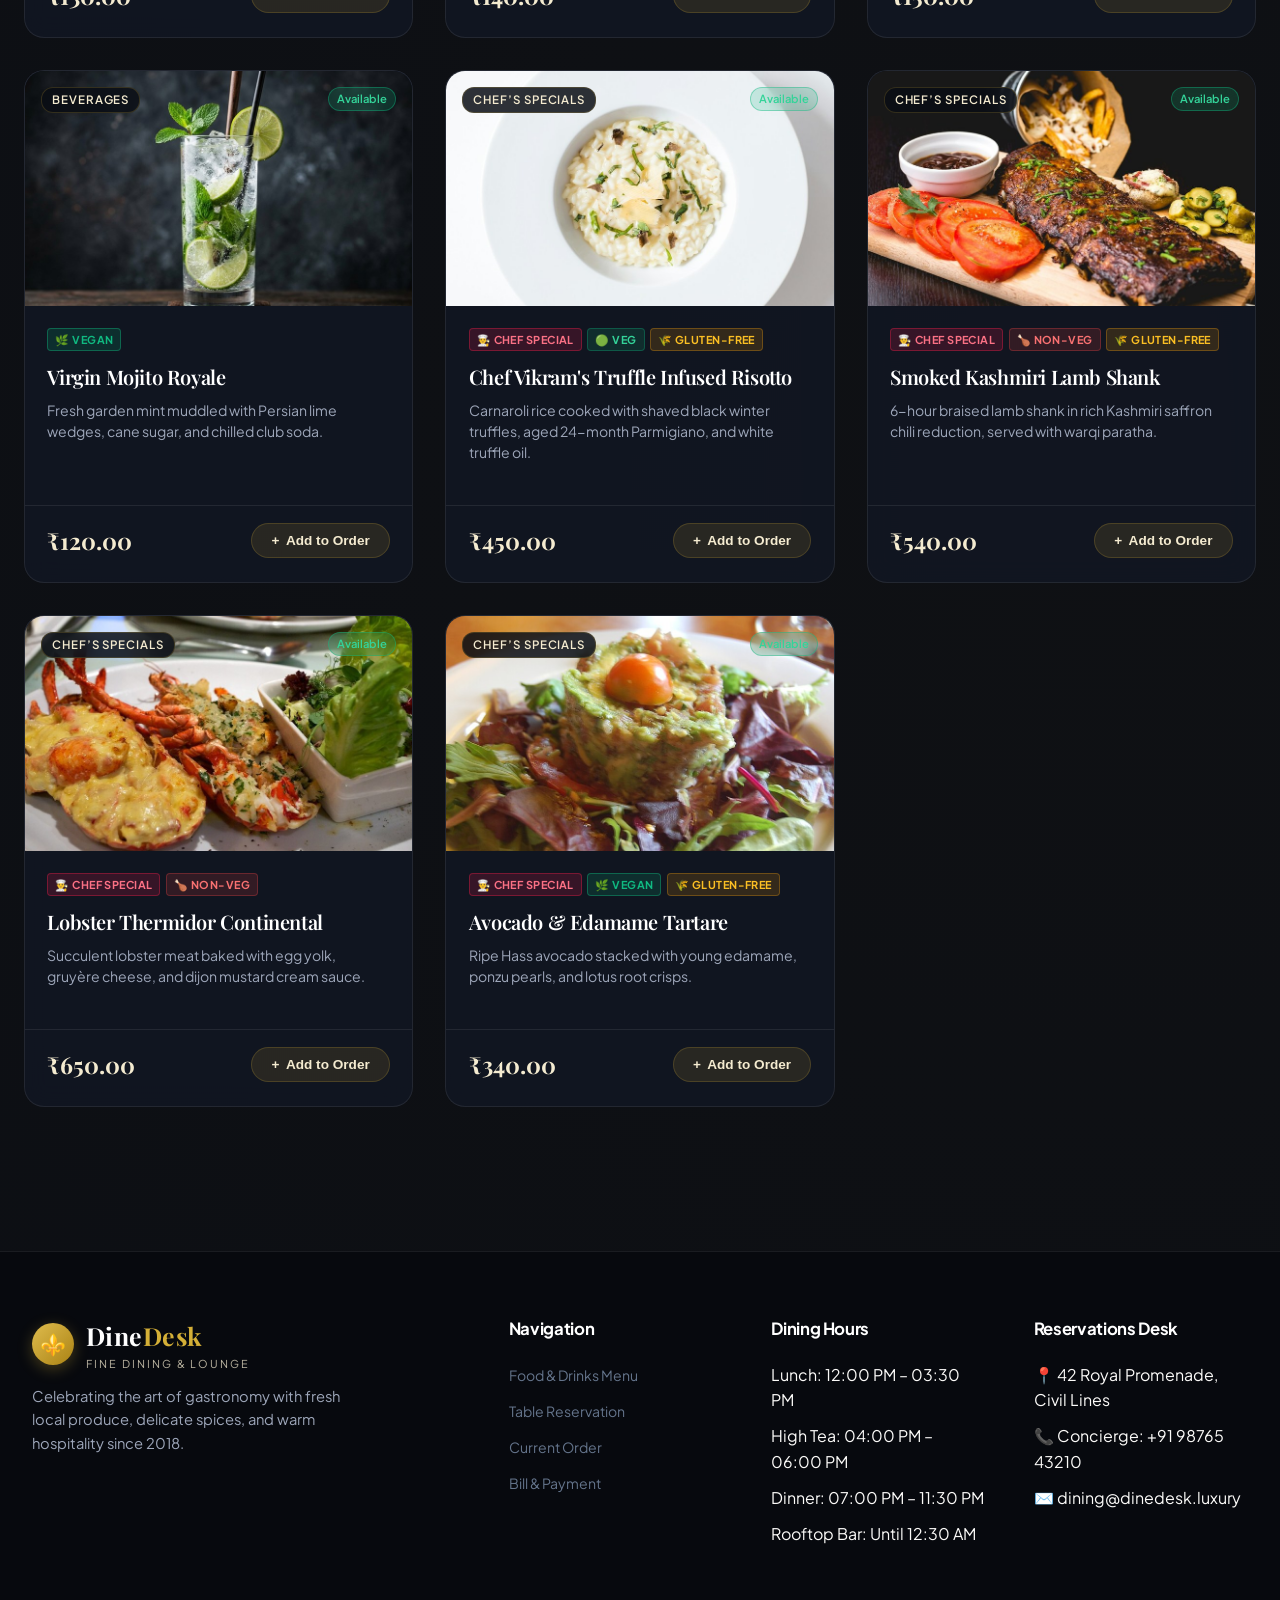
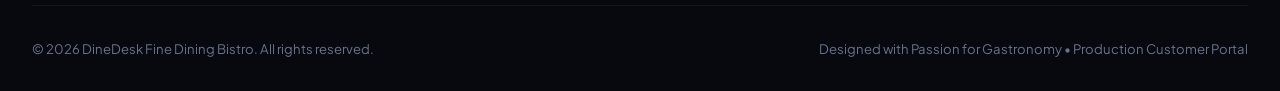
<file: frontend/user.html>
<!DOCTYPE html>
<html lang="en">
<head>
  <meta charset="UTF-8">
  <meta name="viewport" content="width=device-width, initial-scale=1.0">
  <title>DineDesk | Fine Dining & Handcrafted Culinary Experience</title>
  <meta name="description" content="Reserve a table, explore handcrafted chef specialties, and experience seamless tableside ordering and billing at DineDesk.">
  <link rel="preconnect" href="https://fonts.googleapis.com">
  <link rel="preconnect" href="https://fonts.gstatic.com" crossorigin>
  <link href="https://fonts.googleapis.com/css2?family=Playfair+Display:ital,wght@0,400;0,500;0,600;0,700;1,400&family=Plus+Jakarta+Sans:wght@300;400;500;600;700;800&display=swap" rel="stylesheet">
  <link rel="stylesheet" href="styles.css">
</head>
<body>

  <!-- =========================================================================
       1. Top Navigation Bar (Customer Only - No Admin Links, No API Indicators)
       ========================================================================= -->
  <nav class="navbar" id="main-nav">
    <div class="nav-container">
      <div class="brand-logo" onclick="switchView('menu')">
        <div class="brand-icon">⚜️</div>
        <div>
          <div class="brand-name">Dine<span>Desk</span></div>
          <span class="brand-tagline">Fine Dining & Lounge</span>
        </div>
      </div>

      <button class="mobile-nav-toggle" id="mobile-toggle" aria-label="Toggle navigation" onclick="toggleMobileNav()">
        ☰
      </button>

      <ul class="nav-menu" id="nav-menu">
        <li>
          <button class="nav-link active" id="nav-menu-btn" onclick="switchView('menu')">
            <span>🍽️</span> Menu
          </button>
        </li>
        <li>
          <button class="nav-link" id="nav-booking-btn" onclick="switchView('booking')">
            <span>🍷</span> Book a Table
          </button>
        </li>
        <li>
          <button class="nav-link" id="nav-order-btn" onclick="switchView('order')">
            <span>🛎️</span> Current Order <span class="cart-pill" id="cart-counter">0</span>
          </button>
        </li>
        <li>
          <button class="nav-link" id="nav-billing-btn" onclick="switchView('billing')">
            <span>💳</span> Bill & Payment
          </button>
        </li>
      </ul>
    </div>
  </nav>

  <!-- =========================================================================
       VIEW 1: Home / Menu View
       ========================================================================= -->
  <section class="page-view active-view" id="view-menu">
    <!-- Restaurant Hero Banner -->
    <header class="restaurant-hero">
      <span class="hero-badge">Curated Gastronomy</span>
      <h1>Handcrafted Flavors,<br><span>Unforgettable Moments</span></h1>
      <p>Indulge in artisanal recipes created by Executive Chef Vikram. From wood-fired sourdough pizzas to slow-braised Kashmiri delicacies, every dish is prepared to perfection.</p>
      <div class="hero-cta-group">
        <button class="btn btn-gold" onclick="switchView('booking')">🍷 Reserve Your Table</button>
        <button class="btn btn-outline" onclick="scrollToMenu()">📜 Browse Menu Catalog</button>
      </div>
    </header>

    <!-- Menu Section Header -->
    <div class="view-header" id="menu-catalog-anchor">
      <span class="view-tag">Artisanal Offerings</span>
      <h2 class="view-title">Our Food & Drink Menu</h2>
      <p class="view-subtitle">Select from our 8 signature categories. Dietary requirements and custom notes to chef are honored with great care.</p>
    </div>

    <!-- Category Tabs & Quick Dietary Filters -->
    <div class="menu-controls">
      <div class="category-filter-scroll" id="category-tabs-container">
        <button class="category-tab active" onclick="filterCategory('all', this)">All Offerings</button>
        <button class="category-tab" onclick="filterCategory('Appetizers', this)">Appetizers</button>
        <button class="category-tab" onclick="filterCategory('Soups & Salads', this)">Soups & Salads</button>
        <button class="category-tab" onclick="filterCategory('Main Course', this)">Main Course</button>
        <button class="category-tab" onclick="filterCategory('Indian Specialties', this)">Indian Specialties</button>
        <button class="category-tab" onclick="filterCategory('Italian/Continental', this)">Italian / Continental</button>
        <button class="category-tab" onclick="filterCategory('Desserts', this)">Desserts</button>
        <button class="category-tab" onclick="filterCategory('Beverages', this)">Beverages</button>
        <button class="category-tab" onclick="filterCategory('Chef’s Specials', this)">👨‍🍳 Chef’s Specials</button>
      </div>

      <div class="secondary-controls">
        <div class="dietary-chips">
          <span style="font-size: 0.8rem; color: var(--text-muted); margin-right: 4px;">Dietary:</span>
          <button class="diet-chip active" onclick="filterDietary('all', this)">All</button>
          <button class="diet-chip" onclick="filterDietary('VEG', this)">🟢 Veg</button>
          <button class="diet-chip" onclick="filterDietary('VEGAN', this)">🌿 Vegan</button>
          <button class="diet-chip" onclick="filterDietary('GLUTEN-FREE', this)">🌾 Gluten-Free</button>
          <button class="diet-chip" onclick="filterDietary('KID-FRIENDLY', this)">👶 Kid-Friendly</button>
          <button class="diet-chip" onclick="filterDietary('JAIN-AVAILABLE', this)">🕉️ Jain Option</button>
          <button class="diet-chip" onclick="filterDietary('CHEF-SPECIAL', this)">⭐ Chef Special</button>
        </div>

        <div class="search-box">
          <span class="search-icon">🔍</span>
          <input type="text" id="menu-search-input" class="search-input" placeholder="Search dishes, ingredients..." oninput="handleMenuSearch(this.value)">
        </div>
      </div>
    </div>

    <!-- Menu Cards Grid -->
    <div class="menu-grid" id="menu-grid">
      <!-- Dynamically Rendered with High-Quality Food Photography -->
    </div>
  </section>

  <!-- =========================================================================
       VIEW 2: Book a Table (Reservation) View
       ========================================================================= -->
  <section class="page-view" id="view-booking">
    <div class="view-header">
      <span class="view-tag">Table Reservations</span>
      <h2 class="view-title">Book Your Dining Experience</h2>
      <p class="view-subtitle">Select your preferred dining atmosphere, time slot, and seating capacity. We prepare each table with personalized attention.</p>
    </div>

    <div class="reservation-layout">
      <!-- Booking Form -->
      <div class="booking-card">
        <h3>Guest & Reservation Details</h3>
        <form id="reservation-form" onsubmit="handleReservationSubmit(event)">
          
          <div class="form-grid-2">
            <div class="form-group">
              <label class="form-label" for="res-date">Reservation Date</label>
              <input type="date" id="res-date" class="form-input" required>
            </div>
            <div class="form-group">
              <label class="form-label">Dining Area</label>
              <select id="res-area-filter" class="form-select" onchange="filterTablesByArea(this.value)">
                <option value="all">All Dining Atmospheres (Show All)</option>
                <option value="Romantic Terrace">Romantic Terrace / Rooftop (Sunset Ambience)</option>
                <option value="Main Dining Hall">Main Dining Hall (Warm & Lively)</option>
                <option value="Family & Kids Lounge">Family & Kids Lounge (Spacious & Kid-Friendly)</option>
                <option value="Chef's Private Dining">Chef's Private Dining Room (Executive / VIP)</option>
              </select>
            </div>
          </div>

          <div class="form-group">
            <div style="display:flex; justify-content:space-between; align-items:center; margin-bottom: 0.5rem; flex-wrap: wrap; gap: 4px;">
              <label class="form-label" style="margin-bottom:0;">Reserved Dining Time Slot</label>
              <span style="font-size: 0.76rem; color: var(--gold-light); font-weight: 600;">Service Hours: 12:00 PM – 11:30 PM</span>
            </div>
            <div class="time-slot-grid" id="time-slots-container">
              <!-- Lunch Service Slots -->
              <div class="time-pill" data-start="12:00" data-end="13:30" data-label="12:00 PM – 01:30 PM" onclick="selectTimeSlot(this, '12:00', '13:30', '12:00 PM – 01:30 PM')">
                <span class="pill-range">12:00 PM – 01:30 PM</span>
                <span class="pill-dur">90 Min Dining Window</span>
              </div>
              <div class="time-pill" data-start="13:30" data-end="15:00" data-label="01:30 PM – 03:00 PM" onclick="selectTimeSlot(this, '13:30', '15:00', '01:30 PM – 03:00 PM')">
                <span class="pill-range">01:30 PM – 03:00 PM</span>
                <span class="pill-dur">90 Min Dining Window</span>
              </div>
              <div class="time-pill" data-start="15:00" data-end="16:30" data-label="03:00 PM – 04:30 PM" onclick="selectTimeSlot(this, '15:00', '16:30', '03:00 PM – 04:30 PM')">
                <span class="pill-range">03:00 PM – 04:30 PM</span>
                <span class="pill-dur">90 Min Dining Window</span>
              </div>

              <!-- Dinner Service Slots -->
              <div class="time-pill" data-start="18:30" data-end="20:00" data-label="06:30 PM – 08:00 PM" onclick="selectTimeSlot(this, '18:30', '20:00', '06:30 PM – 08:00 PM')">
                <span class="pill-range">06:30 PM – 08:00 PM</span>
                <span class="pill-dur">90 Min Dining Window</span>
              </div>
              <div class="time-pill" data-start="19:00" data-end="20:30" data-label="07:00 PM – 08:30 PM" onclick="selectTimeSlot(this, '19:00', '20:30', '07:00 PM – 08:30 PM')">
                <span class="pill-range">07:00 PM – 08:30 PM</span>
                <span class="pill-dur">90 Min Dining Window</span>
              </div>
              <div class="time-pill selected" data-start="19:30" data-end="21:00" data-label="07:30 PM – 09:00 PM" onclick="selectTimeSlot(this, '19:30', '21:00', '07:30 PM – 09:00 PM')">
                <span class="pill-range">07:30 PM – 09:00 PM</span>
                <span class="pill-dur">90 Min Dining Window</span>
              </div>
              <div class="time-pill" data-start="20:00" data-end="21:30" data-label="08:00 PM – 09:30 PM" onclick="selectTimeSlot(this, '20:00', '21:30', '08:00 PM – 09:30 PM')">
                <span class="pill-range">08:00 PM – 09:30 PM</span>
                <span class="pill-dur">90 Min Dining Window</span>
              </div>
              <div class="time-pill" data-start="20:30" data-end="22:00" data-label="08:30 PM – 10:00 PM" onclick="selectTimeSlot(this, '20:30', '22:00', '08:30 PM – 10:00 PM')">
                <span class="pill-range">08:30 PM – 10:00 PM</span>
                <span class="pill-dur">90 Min Dining Window</span>
              </div>
              <div class="time-pill" data-start="21:30" data-end="23:00" data-label="09:30 PM – 11:00 PM" onclick="selectTimeSlot(this, '21:30', '23:00', '09:30 PM – 11:00 PM')">
                <span class="pill-range">09:30 PM – 11:00 PM</span>
                <span class="pill-dur">90 Min Dining Window</span>
              </div>
              <div class="time-pill" data-start="22:00" data-end="23:30" data-label="10:00 PM – 11:30 PM" onclick="selectTimeSlot(this, '22:00', '23:30', '10:00 PM – 11:30 PM')">
                <span class="pill-range">10:00 PM – 11:30 PM</span>
                <span class="pill-dur">90 Min Dining Window</span>
              </div>
            </div>
            <input type="hidden" id="selected-start-time" value="19:30">
            <input type="hidden" id="selected-end-time" value="21:00">
            <input type="hidden" id="selected-slot-label" value="07:30 PM – 09:00 PM">

            <!-- Exclusive Lock Guarantee Notice -->
            <div class="slot-guarantee-box">
              <div class="guarantee-icon">🛡️</div>
              <div class="guarantee-content">
                <strong>Guaranteed Dining Window: <span id="guarantee-window-txt">07:30 PM to 09:00 PM</span></strong>
                <p>Your table is reserved exclusively for your party for the full scheduled duration. Even if you finish early or arrive late, the table remains locked under your reservation until <span id="guarantee-end-txt">09:00 PM</span> so no clashes occur with the next reservation.</p>
              </div>
            </div>
          </div>

          <div class="form-grid-2">
            <div class="form-group">
              <label class="form-label">Adults (Age 12+)</label>
              <div class="guest-stepper">
                <button type="button" class="stepper-btn" onclick="adjustAdults(-1)">−</button>
                <span class="stepper-val" id="adult-count-val">2</span>
                <button type="button" class="stepper-btn" onclick="adjustAdults(1)">+</button>
              </div>
            </div>
            <div class="form-group">
              <label class="form-label">Children / Toddlers</label>
              <div class="guest-stepper">
                <button type="button" class="stepper-btn" onclick="adjustChildren(-1)">−</button>
                <span class="stepper-val" id="child-count-val">0</span>
                <button type="button" class="stepper-btn" onclick="adjustChildren(1)">+</button>
              </div>
            </div>
          </div>

          <div class="form-grid-2">
            <div class="form-group">
              <label class="form-label" for="cust-name">Full Name</label>
              <input type="text" id="cust-name" class="form-input" placeholder="e.g. Dr. Rajesh Sharma" required>
            </div>
            <div class="form-group">
              <label class="form-label" for="cust-phone">Phone Number</label>
              <input type="tel" id="cust-phone" class="form-input" placeholder="e.g. 9876543210" required>
            </div>
          </div>

          <div class="form-group">
            <label class="form-label" for="cust-email">Email Address (Optional)</label>
            <input type="email" id="cust-email" class="form-input" placeholder="e.g. sharma@example.com">
          </div>

          <div class="form-group">
            <label class="form-label" for="res-chef-notes">Dietary Notes & Special Requests</label>
            <textarea id="res-chef-notes" class="form-textarea" rows="3" placeholder="Inform Chef Vikram: e.g. High chair needed for toddler, severe peanut allergy, anniversary celebration, Jain food preparation..."></textarea>
          </div>

          <div class="form-group">
            <label class="form-label">Selected Table</label>
            <input type="text" id="selected-table-display" class="form-input" value="Please select a table from the right" readonly style="border-color: var(--border-gold); background: rgba(212,175,55,0.06); color: var(--gold-light); font-weight: 600;">
          </div>

          <button type="submit" class="btn btn-gold" style="width: 100%; margin-top: 0.8rem; font-size: 1rem; padding: 1rem;">
            ✨ Confirm Reservation
          </button>
        </form>
      </div>

      <!-- Interactive Table Picker -->
      <div class="table-picker-card">
        <h3>Select Seating</h3>
        <p class="table-picker-desc">Click any available table suited for your party size. Tables update based on selected area and capacity.</p>
        
        <div class="tables-interactive-grid" id="tables-container">
          <!-- Dynamically populated tables -->
        </div>

        <div style="margin-top: 2rem; padding: 1.2rem; background: var(--bg-surface); border-radius: var(--radius-md); border: 1px solid var(--border-subtle); display: flex; justify-content: space-around; font-size: 0.82rem;">
          <div style="display: flex; align-items: center; gap: 0.5rem;">
            <span style="width: 10px; height: 10px; border-radius: 50%; background: #34d399;"></span>
            <span>Available</span>
          </div>
          <div style="display: flex; align-items: center; gap: 0.5rem;">
            <span style="width: 10px; height: 10px; border-radius: 50%; background: var(--gold-primary);"></span>
            <span>Your Selection</span>
          </div>
          <div style="display: flex; align-items: center; gap: 0.5rem;">
            <span style="width: 10px; height: 10px; border-radius: 50%; background: #f87171;"></span>
            <span>Reserved / Occupied</span>
          </div>
        </div>
      </div>
    </div>
  </section>

  <!-- =========================================================================
       VIEW 3: Current Order (Cart & Live Kitchen Tracker)
       ========================================================================= -->
  <section class="page-view" id="view-order">
    <div class="view-header">
      <span class="view-tag">Live Tableside Dining</span>
      <h2 class="view-title">Current Order & Kitchen Tracker</h2>
      <p class="view-subtitle">Review items in your order cart, specify custom notes to Chef Vikram, and track real-time kitchen preparation.</p>
    </div>

    <div class="order-page-layout">
      <!-- Order Items Card -->
      <div class="cart-items-card">
        <div style="display: flex; justify-content: space-between; align-items: center; margin-bottom: 1.5rem; border-bottom: 1px solid var(--border-subtle); padding-bottom: 1rem;">
          <h3 style="font-size: 1.4rem; color: #fff;">Items in Current Order</h3>
          <button class="btn btn-outline" style="padding: 0.4rem 0.9rem; font-size: 0.8rem;" onclick="clearCart()">Clear Cart</button>
        </div>

        <div id="cart-items-list">
          <!-- Dynamically populated cart rows with thumbnail, price, quantity stepper, and Chef's note -->
          <div style="text-align: center; padding: 3rem 1rem; color: var(--text-muted);">
            <p style="font-size: 1.1rem; color: #fff; margin-bottom: 0.5rem;">Your order cart is currently empty.</p>
            <p style="font-size: 0.9rem; margin-bottom: 1.5rem;">Explore our handcrafted dishes and click "Add to Order".</p>
            <button class="btn btn-gold" onclick="switchView('menu')">Browse Food Menu</button>
          </div>
        </div>

        <!-- Global Order Note to Kitchen -->
        <div style="margin-top: 2rem; padding-top: 1.5rem; border-top: 1px solid var(--border-subtle);">
          <label class="form-label" for="order-kitchen-note">Overall Order Request to Chef Vikram</label>
          <input type="text" id="order-kitchen-note" class="form-input" placeholder="e.g. Serve appetizers first, dessert after 30 minutes, extra cutlery for kids">
        </div>
      </div>

      <!-- Order Summary Card & Table Association -->
      <div class="cart-sidebar-wrapper">
        <div class="cart-summary-card">
          <h3 style="font-size: 1.35rem; color: #fff; margin-bottom: 1.2rem; border-bottom: 1px solid var(--border-subtle); padding-bottom: 0.75rem;">
            Order Summary
          </h3>

          <div class="form-group" style="margin-bottom: 1.2rem;" id="order-table-group">
            <label class="form-label" style="font-size: 0.76rem; text-transform: uppercase; letter-spacing: 0.1em; color: var(--text-muted); margin-bottom: 0.4rem;" id="order-table-label">
              Dining Table
            </label>
            
            <!-- Walk-in Guest: Interactive Available Table Dropdown -->
            <div id="order-walkin-picker-box" style="display: none;">
              <select class="form-input" id="order-walkin-select" onchange="onWalkinTableSelect(this.value)" style="background: rgba(16, 21, 34, 0.95); border: 1px solid var(--border-gold); color: #fff; font-size: 0.88rem; padding: 0.75rem 1rem; width: 100%;">
                <option value="">-- Choose an available dining table --</option>
              </select>
              <div style="font-size: 0.72rem; color: var(--gold-light); margin-top: 0.35rem;" id="order-walkin-tip">
                ℹ️ Walk-in Guest: Select your seating table to dispatch your order.
              </div>
            </div>

            <!-- Confirmed Advance Reservation or Seated Locked Badge -->
            <div class="order-table-badge" id="order-table-display-badge" style="display: none;">
              <div style="display: flex; align-items: center; gap: 0.75rem;">
                <span style="font-size: 1.3rem;">🍽️</span>
                <div>
                  <div style="font-size: 0.95rem; font-weight: 700; color: #fff;" id="order-table-name">Table T01</div>
                  <div style="font-size: 0.76rem; color: var(--gold-light);" id="order-table-area">Main Dining Hall</div>
                </div>
              </div>
              <span id="order-table-status-tag" style="background: rgba(16, 185, 129, 0.16); color: #34d399; border: 1px solid rgba(16, 185, 129, 0.35); font-size: 0.7rem; font-weight: 700; padding: 3px 9px; border-radius: 12px; text-transform: uppercase; letter-spacing: 0.05em;">
                Reserved
              </span>
            </div>
            <input type="hidden" id="order-table-id-val" value="">
          </div>

          <!-- Walk-in Guest Identification Section -->
          <div class="form-group" style="margin-bottom: 1.2rem;" id="order-guest-info-group">
            <label class="form-label" style="font-size: 0.76rem; text-transform: uppercase; letter-spacing: 0.1em; color: var(--text-muted); margin-bottom: 0.4rem;">
              Guest Name & Contact
            </label>
            <div style="display: flex; flex-direction: column; gap: 0.5rem;">
              <input type="text" id="order-guest-name" class="form-input" placeholder="Your Full Name (e.g. Sakhunala Sahaja)" style="background: rgba(16, 21, 34, 0.95); border: 1px solid var(--border-gold); color: #fff; font-size: 0.88rem; padding: 0.7rem 0.9rem; width: 100%;">
              <div style="display: grid; grid-template-columns: 1fr 1fr; gap: 0.5rem;">
                <input type="tel" id="order-guest-phone" class="form-input" placeholder="Phone (e.g. 9154507776)" style="background: rgba(16, 21, 34, 0.95); border: 1px solid var(--border-subtle); color: #fff; font-size: 0.82rem; padding: 0.65rem 0.8rem;">
                <input type="email" id="order-guest-email" class="form-input" placeholder="Email (optional)" style="background: rgba(16, 21, 34, 0.95); border: 1px solid var(--border-subtle); color: #fff; font-size: 0.82rem; padding: 0.65rem 0.8rem;">
              </div>
            </div>
            <div style="font-size: 0.72rem; color: var(--text-muted); margin-top: 0.35rem;">
              ℹ️ Enter your name & phone to attach your order and view your bill.
            </div>
          </div>

          <div class="summary-row">
            <span>Subtotal</span>
            <span id="summary-subtotal" style="font-weight: 600; color: #fff;">₹0.00</span>
          </div>

          <div class="summary-row">
            <span>GST & Service Taxes (5%)</span>
            <span id="summary-tax" style="color: #9da6b9;">₹0.00</span>
          </div>

          <div class="summary-row" id="summary-discount-row" style="display: none; color: #34d399;">
            <span>Discount Applied</span>
            <span id="summary-discount">−₹0.00</span>
          </div>

          <!-- Promo / Coupon Code -->
          <div style="display: flex; gap: 0.5rem; margin: 1rem 0;">
            <input type="text" id="coupon-code-input" class="form-input" placeholder="Promo code (e.g. WELCOME10)" style="font-size: 0.82rem; text-transform: uppercase;">
            <button type="button" class="btn btn-outline" style="padding: 0.4rem 1rem; font-size: 0.82rem;" onclick="applyPromoCoupon()">Apply</button>
          </div>

          <div class="summary-row total-row">
            <span>Grand Total</span>
            <span id="summary-grand-total">₹0.00</span>
          </div>

          <button class="btn btn-gold" id="btn-submit-order" style="width: 100%; margin-top: 1.5rem; font-size: 1rem; padding: 1rem;" onclick="sendOrderToKitchen()">
            👨‍🍳 Send Order to Kitchen
          </button>
        </div>

        <!-- Live Kitchen Status Tracker -->
        <div class="kitchen-tracker-card" id="kitchen-tracker-box">
          <div style="display: flex; justify-content: space-between; align-items: center;">
            <h4 style="color: #fff; font-size: 1.1rem;">Kitchen Preparation Status</h4>
            <span class="diet-tag" style="background: rgba(255,255,255,0.06); color: var(--text-muted); border: 1px solid rgba(255,255,255,0.12);" id="tracker-status-badge">⏳ Awaiting Order</span>
          </div>
          <p style="font-size: 0.82rem; color: var(--text-secondary); margin-top: 0.35rem;" id="tracker-session-info">
            Select dishes & click "Send Order to Kitchen" above
          </p>

          <div class="tracker-timeline">
            <div class="step-node" id="step-node-1">
              <div class="step-circle">📝</div>
              <div class="step-label">Order Placed</div>
            </div>
            <div class="step-node" id="step-node-2">
              <div class="step-circle">🍳</div>
              <div class="step-label">Cooking</div>
            </div>
            <div class="step-node" id="step-node-3">
              <div class="step-circle">🍽️</div>
              <div class="step-label">Plated</div>
            </div>
            <div class="step-node" id="step-node-4">
              <div class="step-circle">✨</div>
              <div class="step-label">Served</div>
            </div>
          </div>

          <div style="background: rgba(212, 175, 55, 0.08); border-radius: var(--radius-sm); padding: 0.75rem 1rem; border: 1px solid var(--border-gold); font-size: 0.85rem; display: flex; justify-content: space-between; align-items: center;">
            <span>Estimated Kitchen Serve Time:</span>
            <span style="font-weight: 700; color: var(--gold-light);" id="tracker-est-time">Est. 15–20 mins once placed</span>
          </div>

          <button class="btn btn-outline" style="width: 100%; margin-top: 1rem; font-size: 0.85rem; padding: 0.6rem;" onclick="switchView('billing')">
            Proceed to Bill & Payment ➔
          </button>
        </div>
      </div>
    </div>
  </section>

  <!-- =========================================================================
       VIEW 5: Bill & Payment View
       ========================================================================= -->
  <section class="page-view" id="view-billing">
    <div class="view-header">
      <span class="view-tag">Tableside Checkout</span>
      <h2 class="view-title">Bill Breakdown & Digital Payment</h2>
      <p class="view-subtitle">Review your itemized dining check, apply special promotional discounts, choose your preferred payment method, and download your tax receipt.</p>
    </div>

    <div class="bill-page-layout">
      <!-- Itemized Guest Check Card -->
      <div class="guest-check-card">
        <div class="receipt-header">
          <div style="font-size: 1.8rem; margin-bottom: 0.2rem;">⚜️</div>
          <h3 style="font-family: 'Playfair Display', serif; font-size: 1.6rem; color: #fff;">DineDesk Bistro</h3>
          <p style="font-size: 0.8rem; color: var(--text-muted); text-transform: uppercase; letter-spacing: 0.15em;">Fine Dining & Lounge • Tax Invoice</p>
        </div>

        <div class="receipt-table-info">
          <div>
            <div>Table: <strong id="bill-table-num" style="color: #fff;">T01 (Main Dining Hall)</strong></div>
            <div>Date: <span id="bill-date-time" style="color: var(--text-secondary);">Today</span></div>
          </div>
          <div style="text-align: right;">
            <div>Bill Ref: <strong id="bill-ref-id" style="color: var(--gold-primary);">#BILL-7801</strong></div>
            <div>Status: <span class="diet-tag tag-veg" id="bill-status-pill">UNPAID</span></div>
          </div>
        </div>

        <table class="receipt-items-table">
          <thead>
            <tr>
              <th>Dish Description</th>
              <th style="text-align: center;">Qty</th>
              <th style="text-align: right;">Rate</th>
              <th style="text-align: right;">Amount</th>
            </tr>
          </thead>
          <tbody id="bill-items-tbody">
            <!-- Dynamically populated bill item rows -->
            <tr>
              <td>Wild Mushroom & Truffle Risotto</td>
              <td style="text-align: center;">1</td>
              <td style="text-align: right;">₹320.00</td>
              <td style="text-align: right;">₹320.00</td>
            </tr>
            <tr>
              <td>Classic Margherita Pizza</td>
              <td style="text-align: center;">1</td>
              <td style="text-align: right;">₹320.00</td>
              <td style="text-align: right;">₹320.00</td>
            </tr>
            <tr>
              <td>Signature Wild Berry Spritzer</td>
              <td style="text-align: center;">2</td>
              <td style="text-align: right;">₹130.00</td>
              <td style="text-align: right;">₹260.00</td>
            </tr>
          </tbody>
        </table>

        <div style="border-top: 1px dashed var(--border-subtle); padding-top: 1rem; display: flex; flex-direction: column; gap: 0.6rem;">
          <div class="summary-row" style="margin-bottom: 0;">
            <span>Subtotal</span>
            <span id="bill-subtotal" style="color: #fff; font-weight: 600;">₹900.00</span>
          </div>
          <div class="summary-row" style="margin-bottom: 0; color: #34d399;" id="bill-discount-row">
            <span>Discount (WELCOME10 - 10%)</span>
            <span id="bill-discount-amt">−₹90.00</span>
          </div>
          <div class="summary-row" style="margin-bottom: 0;">
            <span>Central & State GST (5%)</span>
            <span id="bill-tax-amt" style="color: var(--text-secondary);">₹40.50</span>
          </div>
          <div class="summary-row total-row" style="margin-top: 0.8rem; padding-top: 0.8rem;">
            <span>Total Payable</span>
            <span id="bill-grand-total">₹850.50</span>
          </div>
        </div>
      </div>

      <!-- Payment Method Selection & Checkout -->
      <div class="booking-card" style="padding: 2.2rem;">
        <h3>Select Payment Method</h3>
        
        <div class="payment-method-grid">
          <div class="pay-method-card selected" onclick="selectPaymentMethod(this, 'CARD')">
            <div class="pay-icon">💳</div>
            <div class="pay-title">Credit / Debit Card</div>
          </div>
          <div class="pay-method-card" onclick="selectPaymentMethod(this, 'UPI')">
            <div class="pay-icon">📱</div>
            <div class="pay-title">UPI QR & Apps</div>
          </div>
          <div class="pay-method-card" onclick="selectPaymentMethod(this, 'WALLET')">
            <div class="pay-icon">👛</div>
            <div class="pay-title">Digital Wallet</div>
          </div>
          <div class="pay-method-card" onclick="selectPaymentMethod(this, 'CASH')">
            <div class="pay-icon">💵</div>
            <div class="pay-title">Cash to Waiter</div>
          </div>
        </div>

        <!-- Card Form Fields -->
        <div id="payment-fields-card">
          <div class="form-group">
            <label class="form-label">Cardholder Name</label>
            <input type="text" class="form-input" id="pay-card-name" placeholder="Name as displayed on card" value="">
          </div>
          <div class="form-group">
            <label class="form-label">Card Number</label>
            <input type="text" class="form-input" id="pay-card-number" placeholder="4532 •••• •••• 8892" maxlength="19" value="">
          </div>
          <div class="form-grid-2">
            <div class="form-group">
              <label class="form-label">Expiry (MM/YY)</label>
              <input type="text" class="form-input" id="pay-card-exp" placeholder="MM/YY" maxlength="5" value="">
            </div>
            <div class="form-group">
              <label class="form-label">Security CVV</label>
              <input type="password" class="form-input" id="pay-card-cvv" placeholder="CVV" maxlength="4" value="">
            </div>
          </div>
        </div>

        <!-- UPI Interactive QR Payment -->
        <div id="payment-fields-upi" style="display: none; text-align: center; padding: 1.5rem; background: var(--bg-surface); border-radius: var(--radius-md); border: 1px solid var(--border-gold); margin-bottom: 1.2rem;">
          <div style="font-size: 0.95rem; color: #fff; margin-bottom: 0.75rem; font-weight: 600;">Scan with GPay, PhonePe, Paytm or Any UPI App</div>
          <div style="width: 170px; height: 170px; margin: 0 auto; background: #fff; padding: 8px; border-radius: var(--radius-md); box-shadow: 0 8px 25px rgba(0,0,0,0.5); display: flex; align-items: center; justify-content: center;">
            <img src="images/user_upi_qr.png" alt="UPI QR Code - sakhunalasahaja@naviaxis" style="width: 100%; height: 100%; object-fit: contain; border-radius: 4px;" onerror="this.src='user_upi_qr.png'">
          </div>
          <div style="font-size: 0.88rem; color: #fff; margin-top: 0.85rem; font-weight: 600;">
            UPI ID: <span style="color: var(--gold-primary); font-family: monospace; font-size: 0.95rem;">sakhunalasahaja@naviaxis</span>
          </div>
          <div style="font-size: 0.75rem; color: var(--text-muted); margin-top: 0.25rem;">
            State Bank of India • Instant Verified Settlement
          </div>
        </div>

        <!-- Cash Note -->
        <div id="payment-fields-cash" style="display: none; padding: 1.2rem; background: var(--bg-surface); border-radius: var(--radius-md); border: 1px solid var(--border-subtle); margin-bottom: 1.2rem; font-size: 0.88rem; color: var(--text-secondary);">
          💵 A floor steward will bring the leather check folder to your table. You can pay with exact cash or ask for change.
        </div>

        <!-- Action Button -->
        <button class="btn btn-gold" id="btn-pay-bill" style="width: 100%; font-size: 1.05rem; padding: 1.1rem;" onclick="processBillPayment()">
          🔒 Pay Total ₹<span id="btn-pay-amount">850.50</span>
        </button>

        <div style="text-align: center; margin-top: 1rem; font-size: 0.78rem; color: var(--text-muted);">
          🛡️ 256-Bit SSL Encrypted Seamless Restaurant Billing
        </div>
      </div>
    </div>
  </section>

  <!-- =========================================================================
       MODALS
       ========================================================================= -->

  <!-- 1. Booking Confirmation Modal -->
  <div class="modal-overlay" id="booking-modal-overlay">
    <div class="modal-card">
      <div class="modal-icon-badge">🍷</div>
      <h3 style="font-size: 1.6rem; color: #fff; margin-bottom: 0.5rem;">Table Reserved Successfully!</h3>
      <p style="color: var(--text-secondary); font-size: 0.95rem; margin-bottom: 1.5rem;" id="booking-modal-summary">
        Your dining reservation has been confirmed. We look forward to hosting you at DineDesk.
      </p>

      <div style="background: var(--bg-surface); border: 1px solid var(--border-gold); border-radius: var(--radius-md); padding: 1.2rem; text-align: left; font-size: 0.88rem; margin-bottom: 1.8rem; line-height: 1.7;" id="booking-modal-details">
        <!-- Injected details -->
      </div>

      <div style="display: flex; gap: 0.8rem; justify-content: center;">
        <button class="btn btn-gold" style="width: 100%; font-size: 1.05rem; padding: 1rem;" onclick="closeBookingModal('menu')">Explore Menu & Order Ahead</button>
      </div>
    </div>
  </div>

  <!-- 2. Payment Receipt Modal -->
  <div class="modal-overlay" id="payment-receipt-overlay">
    <div class="modal-card" style="max-width: 580px;">
      <div class="modal-icon-badge" style="color: #34d399; border-color: #34d399; background: rgba(16,185,129,0.15);">✓</div>
      <h3 style="font-size: 1.6rem; color: #fff; margin-bottom: 0.35rem;">Payment Received with Thanks</h3>
      <p style="color: var(--text-secondary); font-size: 0.88rem; margin-bottom: 1.5rem;">
        Your digital receipt has been registered. Thank you for dining with DineDesk.
      </p>

      <div id="receipt-modal-printable" style="background: #0b0e14; border: 1px solid var(--border-gold); border-radius: var(--radius-md); padding: 1.5rem; text-align: left; font-size: 0.85rem; margin-bottom: 1.5rem;">
        <!-- Injected Receipt -->
      </div>

      <div style="display: flex; gap: 0.8rem; justify-content: center;">
        <button class="btn btn-outline" onclick="window.print()">🖨️ Print Receipt</button>
        <button class="btn btn-gold" onclick="closeReceiptModal()">Done & Return to Menu</button>
      </div>
    </div>
  </div>

  <!-- Toast Notification Container -->
  <div id="toast-container" style="position: fixed; bottom: 2rem; right: 2rem; z-index: 9999; display: flex; flex-direction: column; gap: 0.75rem; pointer-events: none;"></div>

  <!-- =========================================================================
       LUXURY FOOTER
       ========================================================================= -->
  <footer class="luxury-footer">
    <div class="footer-content">
      <div class="footer-brand">
        <div class="brand-logo" onclick="switchView('menu')">
          <div class="brand-icon">⚜️</div>
          <div>
            <div class="brand-name">Dine<span>Desk</span></div>
            <span class="brand-tagline">Fine Dining & Lounge</span>
          </div>
        </div>
        <p>Celebrating the art of gastronomy with fresh local produce, delicate spices, and warm hospitality since 2018.</p>
      </div>

      <div class="footer-col">
        <h4>Navigation</h4>
        <ul>
          <li><a href="javascript:void(0)" onclick="switchView('menu')">Food & Drinks Menu</a></li>
          <li><a href="javascript:void(0)" onclick="switchView('booking')">Table Reservation</a></li>
          <li><a href="javascript:void(0)" onclick="switchView('order')">Current Order</a></li>
          <li><a href="javascript:void(0)" onclick="switchView('billing')">Bill & Payment</a></li>
        </ul>
      </div>

      <div class="footer-col">
        <h4>Dining Hours</h4>
        <ul>
          <li>Lunch: 12:00 PM – 03:30 PM</li>
          <li>High Tea: 04:00 PM – 06:00 PM</li>
          <li>Dinner: 07:00 PM – 11:30 PM</li>
          <li>Rooftop Bar: Until 12:30 AM</li>
        </ul>
      </div>

      <div class="footer-col">
        <h4>Reservations Desk</h4>
        <ul>
          <li>📍 42 Royal Promenade, Civil Lines</li>
          <li>📞 Concierge: +91 98765 43210</li>
          <li>✉️ dining@dinedesk.luxury</li>
        </ul>
      </div>
    </div>

    <div class="footer-bottom">
      <div>© 2026 DineDesk Fine Dining Bistro. All rights reserved.</div>
      <div>Designed with Passion for Gastronomy • Production Customer Portal</div>
    </div>
  </footer>

  <script src="app.js"></script>
</body>
</html>
</file>
<file: frontend/styles.css>
/* ==========================================================================
   DineDesk Luxury Restaurant Design System
   Palette: Rich Obsidian Dark, Champagne & Imperial Gold Accents
   Typography: Playfair Display (Serif) + Plus Jakarta Sans (Clean Modern Sans)
   ========================================================================== */

@import url('https://fonts.googleapis.com/css2?family=Playfair+Display:ital,wght@0,400;0,500;0,600;0,700;1,400&family=Plus+Jakarta+Sans:wght@300;400;500;600;700;800&display=swap');

:root {
  /* Surfaces & Backgrounds */
  --bg-main: #0a0d14;
  --bg-surface: #101522;
  --bg-card: rgba(18, 24, 38, 0.72);
  --bg-card-hover: rgba(26, 34, 52, 0.9);
  --bg-glass: rgba(16, 21, 34, 0.85);

  /* Gold & Metallic Accents */
  --gold-primary: #d4af37;
  --gold-hover: #c49d26;
  --gold-light: #f4ebd0;
  --gold-gradient: linear-gradient(135deg, #dfbc4d 0%, #aa8214 100%);
  --gold-glow: 0 0 25px rgba(212, 175, 55, 0.18);
  --border-gold: rgba(212, 175, 55, 0.2);
  --border-gold-hover: rgba(212, 175, 55, 0.5);

  /* Functional Borders & Neutrals */
  --border-subtle: rgba(255, 255, 255, 0.08);
  --border-card: rgba(255, 255, 255, 0.06);

  /* Typography */
  --text-primary: #fcfbf9;
  --text-secondary: #9da6b9;
  --text-muted: #64748b;

  /* Dietary Indicators */
  --tag-veg: #10b981;
  --tag-vegan: #059669;
  --tag-gluten: #f59e0b;
  --tag-kid: #ec4899;
  --tag-jain: #8b5cf6;
  --tag-chef: #e11d48;
  --tag-nonveg: #ef4444;

  /* Elevation */
  --radius-sm: 8px;
  --radius-md: 14px;
  --radius-lg: 20px;
  --radius-xl: 28px;
  --shadow-card: 0 10px 30px -5px rgba(0, 0, 0, 0.6), 0 0 0 1px var(--border-gold);
  --shadow-dropdown: 0 20px 40px -10px rgba(0, 0, 0, 0.8);
}

/* Base Reset */
*, *::before, *::after {
  box-sizing: border-box;
  margin: 0;
  padding: 0;
}

html {
  scroll-behavior: smooth;
  color-scheme: dark;
}

body {
  font-family: 'Plus Jakarta Sans', sans-serif;
  background-color: var(--bg-main);
  background-image: 
    radial-gradient(circle at 15% 15%, rgba(212, 175, 55, 0.04) 0%, transparent 40%),
    radial-gradient(circle at 85% 85%, rgba(170, 130, 20, 0.03) 0%, transparent 45%);
  color: var(--text-primary);
  min-height: 100vh;
  line-height: 1.6;
  overflow-x: hidden;
}

/* Typography Headings */
h1, h2, h3, h4, .serif-font {
  font-family: 'Playfair Display', Georgia, serif;
  font-weight: 600;
  letter-spacing: -0.02em;
}

/* Luxury Navbar */
.navbar {
  position: sticky;
  top: 0;
  z-index: 1000;
  background: var(--bg-glass);
  backdrop-filter: blur(18px);
  -webkit-backdrop-filter: blur(18px);
  border-bottom: 1px solid var(--border-subtle);
  transition: all 0.3s ease;
}

.nav-container {
  max-width: 1320px;
  margin: 0 auto;
  padding: 1.1rem 2rem;
  display: flex;
  justify-content: space-between;
  align-items: center;
}

.brand-logo {
  display: flex;
  align-items: center;
  gap: 0.75rem;
  text-decoration: none;
  color: #fff;
  cursor: pointer;
}

.brand-icon {
  width: 42px;
  height: 42px;
  background: var(--gold-gradient);
  border-radius: 50%;
  display: flex;
  align-items: center;
  justify-content: center;
  font-size: 1.3rem;
  box-shadow: 0 4px 15px rgba(212, 175, 55, 0.3);
}

.brand-name {
  font-family: 'Playfair Display', serif;
  font-size: 1.55rem;
  font-weight: 700;
  letter-spacing: 0.02em;
  color: #fff;
}

.brand-name span {
  color: var(--gold-primary);
}

.brand-tagline {
  display: block;
  font-family: 'Plus Jakarta Sans', sans-serif;
  font-size: 0.68rem;
  text-transform: uppercase;
  letter-spacing: 0.18em;
  color: var(--gold-light);
  opacity: 0.75;
}

/* Nav Links as View Switchers */
.nav-menu {
  display: flex;
  align-items: center;
  gap: 0.75rem;
  list-style: none;
}

.nav-link {
  display: flex;
  align-items: center;
  gap: 0.5rem;
  padding: 0.6rem 1.1rem;
  border-radius: 30px;
  color: var(--text-secondary);
  text-decoration: none;
  font-size: 0.92rem;
  font-weight: 500;
  transition: all 0.25s cubic-bezier(0.4, 0, 0.2, 1);
  border: 1px solid transparent;
  cursor: pointer;
  background: transparent;
}

.nav-link:hover {
  color: #fff;
  background: rgba(255, 255, 255, 0.04);
  border-color: rgba(255, 255, 255, 0.08);
}

.nav-link.active {
  color: var(--gold-light);
  background: rgba(212, 175, 55, 0.12);
  border-color: var(--border-gold);
  font-weight: 600;
  box-shadow: 0 2px 12px rgba(212, 175, 55, 0.15);
}

.cart-pill {
  background: var(--gold-primary);
  color: #000;
  font-size: 0.75rem;
  font-weight: 700;
  padding: 1px 7px;
  border-radius: 12px;
  margin-left: 4px;
}

/* Mobile Nav Toggle */
.mobile-nav-toggle {
  display: none;
  background: none;
  border: 1px solid var(--border-subtle);
  color: #fff;
  font-size: 1.4rem;
  padding: 0.4rem 0.7rem;
  border-radius: var(--radius-sm);
  cursor: pointer;
}

/* View Pages Switching Architecture */
.page-view {
  display: none;
  opacity: 0;
  transform: translateY(10px);
  transition: opacity 0.35s ease, transform 0.35s ease;
  min-height: calc(100vh - 180px);
  padding: 2.5rem 1.5rem 5rem 1.5rem;
  max-width: 1320px;
  margin: 0 auto;
}

.page-view.active-view {
  display: block;
  opacity: 1;
  transform: translateY(0);
}

/* Hero Header (Subtle & Elegant) */
.restaurant-hero {
  position: relative;
  border-radius: var(--radius-xl);
  overflow: hidden;
  background: linear-gradient(180deg, rgba(16, 21, 34, 0.9) 0%, rgba(10, 13, 20, 0.95) 100%),
              url('https://images.unsplash.com/photo-1517248135467-4c7edcad34c4?auto=format&fit=crop&w=1600&q=80') center/cover no-repeat;
  padding: 5rem 3rem;
  margin-bottom: 3.5rem;
  border: 1px solid var(--border-gold);
  box-shadow: 0 20px 50px rgba(0, 0, 0, 0.6);
  text-align: center;
}

.hero-badge {
  display: inline-flex;
  align-items: center;
  gap: 0.5rem;
  font-size: 0.8rem;
  text-transform: uppercase;
  letter-spacing: 0.22em;
  color: var(--gold-primary);
  background: rgba(212, 175, 55, 0.1);
  border: 1px solid var(--border-gold);
  padding: 0.4rem 1.2rem;
  border-radius: 30px;
  margin-bottom: 1.5rem;
}

.restaurant-hero h1 {
  font-size: 3.4rem;
  line-height: 1.15;
  color: #fff;
  margin-bottom: 1rem;
}

.restaurant-hero h1 span {
  background: var(--gold-gradient);
  -webkit-background-clip: text;
  -webkit-text-fill-color: transparent;
}

.restaurant-hero p {
  font-size: 1.15rem;
  color: var(--text-secondary);
  max-width: 650px;
  margin: 0 auto 2rem auto;
  line-height: 1.7;
}

.hero-cta-group {
  display: flex;
  justify-content: center;
  gap: 1.2rem;
  flex-wrap: wrap;
}

/* Buttons */
.btn {
  display: inline-flex;
  align-items: center;
  justify-content: center;
  gap: 0.6rem;
  padding: 0.85rem 1.8rem;
  font-size: 0.95rem;
  font-weight: 600;
  border-radius: 30px;
  cursor: pointer;
  transition: all 0.25s ease;
  text-decoration: none;
  border: 1px solid transparent;
}

.btn-gold {
  background: var(--gold-gradient);
  color: #0b0e14;
  box-shadow: 0 4px 20px rgba(212, 175, 55, 0.3);
}

.btn-gold:hover {
  background: linear-gradient(135deg, #ebd178 0%, #c49d26 100%);
  transform: translateY(-2px);
  box-shadow: 0 8px 25px rgba(212, 175, 55, 0.45);
}

.btn-outline {
  background: transparent;
  color: var(--gold-light);
  border-color: var(--border-gold);
}

.btn-outline:hover {
  background: rgba(212, 175, 55, 0.1);
  border-color: var(--gold-primary);
  color: #fff;
  transform: translateY(-2px);
}

.btn-danger {
  background: rgba(239, 68, 68, 0.15);
  color: #f87171;
  border-color: rgba(239, 68, 68, 0.3);
}

.btn-danger:hover {
  background: rgba(239, 68, 68, 0.3);
  color: #fff;
}

/* Category Filter Bar */
.menu-controls {
  margin-bottom: 2.5rem;
  display: flex;
  flex-direction: column;
  gap: 1.2rem;
}

.category-filter-scroll {
  display: flex;
  gap: 0.6rem;
  overflow-x: auto;
  padding-bottom: 0.5rem;
  scrollbar-width: thin;
}

.category-tab {
  background: var(--bg-surface);
  border: 1px solid var(--border-subtle);
  color: var(--text-secondary);
  padding: 0.65rem 1.3rem;
  border-radius: 25px;
  font-size: 0.88rem;
  font-weight: 500;
  cursor: pointer;
  white-space: nowrap;
  transition: all 0.2s ease;
}

.category-tab:hover {
  border-color: var(--border-gold);
  color: #fff;
}

.category-tab.active {
  background: var(--gold-gradient);
  color: #0b0e14;
  border-color: transparent;
  font-weight: 700;
  box-shadow: 0 2px 15px rgba(212, 175, 55, 0.35);
}

/* Dietary Quick Chips & Search Bar */
.secondary-controls {
  display: flex;
  justify-content: space-between;
  align-items: center;
  flex-wrap: wrap;
  gap: 1rem;
}

.dietary-chips {
  display: flex;
  align-items: center;
  gap: 0.5rem;
  flex-wrap: wrap;
}

.diet-chip {
  background: rgba(255, 255, 255, 0.03);
  border: 1px solid var(--border-subtle);
  color: var(--text-secondary);
  padding: 0.35rem 0.85rem;
  border-radius: 20px;
  font-size: 0.78rem;
  cursor: pointer;
  transition: all 0.2s;
}

.diet-chip:hover {
  border-color: var(--gold-primary);
  color: #fff;
}

.diet-chip.active {
  background: rgba(212, 175, 55, 0.15);
  border-color: var(--gold-primary);
  color: var(--gold-light);
  font-weight: 600;
}

.search-box {
  position: relative;
  min-width: 250px;
}

.search-input {
  width: 100%;
  background: var(--bg-surface);
  border: 1px solid var(--border-subtle);
  padding: 0.65rem 1rem 0.65rem 2.4rem;
  border-radius: 25px;
  color: #fff;
  font-size: 0.88rem;
  outline: none;
  transition: border-color 0.2s;
}

.search-input:focus {
  border-color: var(--gold-primary);
  box-shadow: 0 0 10px rgba(212, 175, 55, 0.2);
}

.search-icon {
  position: absolute;
  left: 0.9rem;
  top: 50%;
  transform: translateY(-50%);
  color: var(--text-muted);
  font-size: 0.9rem;
}

/* Food Menu Cards Grid */
.menu-grid {
  display: grid;
  grid-template-columns: repeat(auto-fill, minmax(320px, 1fr));
  gap: 2rem;
}

.menu-card {
  background: var(--bg-card);
  border: 1px solid var(--border-subtle);
  border-radius: var(--radius-lg);
  overflow: hidden;
  display: flex;
  flex-direction: column;
  justify-content: space-between;
  transition: all 0.35s cubic-bezier(0.4, 0, 0.2, 1);
  position: relative;
  backdrop-filter: blur(12px);
}

.menu-card:hover {
  transform: translateY(-6px);
  border-color: var(--border-gold-hover);
  box-shadow: 0 16px 36px rgba(0, 0, 0, 0.6), var(--gold-glow);
}

/* Card Food Image */
.card-media {
  position: relative;
  width: 100%;
  height: 235px;
  overflow: hidden;
  background: linear-gradient(135deg, #101522 0%, #161d2e 100%);
  display: flex;
  align-items: center;
  justify-content: center;
}

.card-img {
  width: 100%;
  height: 100%;
  object-fit: cover;
  object-position: center 45%;
  display: block;
  transition: transform 0.6s cubic-bezier(0.4, 0, 0.2, 1);
}

.menu-card:hover .card-img {
  transform: scale(1.05);
}

.card-badge-category {
  position: absolute;
  top: 1rem;
  left: 1rem;
  background: rgba(10, 13, 20, 0.85);
  backdrop-filter: blur(8px);
  border: 1px solid var(--border-gold);
  color: var(--gold-light);
  font-size: 0.72rem;
  font-weight: 600;
  text-transform: uppercase;
  letter-spacing: 0.08em;
  padding: 3px 10px;
  border-radius: 12px;
}

.card-badge-avail {
  position: absolute;
  top: 1rem;
  right: 1rem;
  background: rgba(16, 185, 129, 0.18);
  backdrop-filter: blur(8px);
  border: 1px solid rgba(16, 185, 129, 0.4);
  color: #34d399;
  font-size: 0.7rem;
  font-weight: 600;
  padding: 2px 8px;
  border-radius: 12px;
}

/* Card Details */
.card-body {
  padding: 1.4rem;
  flex-grow: 1;
  display: flex;
  flex-direction: column;
}

.card-tags {
  display: flex;
  flex-wrap: wrap;
  gap: 0.35rem;
  margin-bottom: 0.6rem;
}

.diet-tag {
  font-size: 0.68rem;
  font-weight: 700;
  padding: 2px 7px;
  border-radius: 4px;
  text-transform: uppercase;
  letter-spacing: 0.04em;
}

.tag-veg { background: rgba(16, 185, 129, 0.15); color: #34d399; border: 1px solid rgba(16, 185, 129, 0.3); }
.tag-vegan { background: rgba(5, 150, 105, 0.2); color: #10b981; border: 1px solid rgba(16, 185, 129, 0.4); }
.tag-gluten { background: rgba(245, 158, 11, 0.15); color: #fbbf24; border: 1px solid rgba(245, 158, 11, 0.3); }
.tag-kid { background: rgba(236, 72, 153, 0.15); color: #f472b6; border: 1px solid rgba(236, 72, 153, 0.3); }
.tag-jain { background: rgba(139, 92, 246, 0.15); color: #a78bfa; border: 1px solid rgba(139, 92, 246, 0.3); }
.tag-chef { background: rgba(225, 29, 72, 0.18); color: #fb7185; border: 1px solid rgba(225, 29, 72, 0.4); }
.tag-nonveg { background: rgba(239, 68, 68, 0.15); color: #f87171; border: 1px solid rgba(239, 68, 68, 0.3); }

.card-title {
  font-size: 1.25rem;
  color: #fff;
  margin-bottom: 0.45rem;
}

.card-desc {
  font-size: 0.88rem;
  color: var(--text-secondary);
  line-height: 1.5;
  margin-bottom: 1.2rem;
  flex-grow: 1;
}

/* Card Action Footer */
.card-footer {
  padding: 0 1.4rem 1.4rem 1.4rem;
  display: flex;
  justify-content: space-between;
  align-items: center;
  border-top: 1px solid var(--border-subtle);
  padding-top: 1rem;
}

.item-price {
  font-family: 'Playfair Display', serif;
  font-size: 1.45rem;
  font-weight: 700;
  color: var(--gold-light);
}

.btn-add-order {
  background: rgba(212, 175, 55, 0.12);
  border: 1px solid var(--border-gold);
  color: var(--gold-light);
  padding: 0.55rem 1.2rem;
  border-radius: 25px;
  font-size: 0.85rem;
  font-weight: 600;
  cursor: pointer;
  transition: all 0.2s ease;
  display: inline-flex;
  align-items: center;
  gap: 0.4rem;
}

.btn-add-order:hover {
  background: var(--gold-gradient);
  color: #0b0e14;
  border-color: transparent;
  box-shadow: 0 4px 15px rgba(212, 175, 55, 0.35);
  transform: translateY(-2px);
}

/* Luxury Interactive Menu Card Stepper */
.menu-card-stepper {
  background: linear-gradient(135deg, rgba(212, 175, 55, 0.16) 0%, rgba(170, 130, 10, 0.22) 100%);
  border: 1px solid var(--gold-primary);
  border-radius: 25px;
  padding: 0.22rem 0.35rem;
  display: inline-flex;
  align-items: center;
  gap: 0.5rem;
  box-shadow: 0 3px 12px rgba(212, 175, 55, 0.22);
  transition: all 0.2s ease;
}

.menu-card-stepper-btn {
  width: 28px;
  height: 28px;
  border-radius: 50%;
  border: 1px solid var(--gold-primary);
  background: var(--gold-gradient);
  color: #0b0e14;
  font-size: 1.05rem;
  font-weight: 800;
  display: flex;
  align-items: center;
  justify-content: center;
  cursor: pointer;
  transition: all 0.18s ease;
  line-height: 1;
  padding: 0;
}

.menu-card-stepper-btn:hover {
  transform: scale(1.12);
  box-shadow: 0 0 12px rgba(212, 175, 55, 0.6);
}

.menu-card-stepper-btn:active {
  transform: scale(0.92);
}

.menu-card-stepper-val {
  font-size: 0.95rem;
  font-weight: 700;
  color: #fff;
  min-width: 20px;
  text-align: center;
  font-variant-numeric: tabular-nums;
  user-select: none;
}

/* Section Header Generic */
.view-header {
  margin-bottom: 2.5rem;
  text-align: center;
}

.view-tag {
  font-size: 0.78rem;
  text-transform: uppercase;
  letter-spacing: 0.2em;
  color: var(--gold-primary);
  margin-bottom: 0.5rem;
  display: inline-block;
}

.view-title {
  font-size: 2.6rem;
  color: #fff;
  margin-bottom: 0.6rem;
}

.view-subtitle {
  font-size: 1.05rem;
  color: var(--text-secondary);
  max-width: 620px;
  margin: 0 auto;
}

/* ==========================================================================
   2. Book a Table (Reservation View)
   ========================================================================== */
.reservation-layout {
  display: grid;
  grid-template-columns: 1.2fr 1fr;
  gap: 2.5rem;
  align-items: start;
}

.booking-card {
  background: var(--bg-card);
  border: 1px solid var(--border-gold);
  border-radius: var(--radius-xl);
  padding: 2.5rem;
  box-shadow: var(--shadow-card);
}

.booking-card h3 {
  font-size: 1.5rem;
  color: #fff;
  margin-bottom: 1.5rem;
  padding-bottom: 0.75rem;
  border-bottom: 1px solid var(--border-subtle);
}

.form-grid-2 {
  display: grid;
  grid-template-columns: 1fr 1fr;
  gap: 1.2rem;
  margin-bottom: 1.2rem;
}

.form-group {
  margin-bottom: 1.2rem;
}

.form-label {
  display: block;
  font-size: 0.82rem;
  font-weight: 600;
  text-transform: uppercase;
  letter-spacing: 0.05em;
  color: var(--gold-light);
  margin-bottom: 0.5rem;
}

.form-input, .form-select, .form-textarea {
  width: 100%;
  background: var(--bg-surface);
  border: 1px solid var(--border-subtle);
  border-radius: var(--radius-md);
  padding: 0.75rem 1rem;
  color: #fff;
  font-size: 0.92rem;
  font-family: inherit;
  outline: none;
  transition: border-color 0.2s, box-shadow 0.2s;
}

.form-input:focus, .form-select:focus, .form-textarea:focus {
  border-color: var(--gold-primary);
  box-shadow: 0 0 12px rgba(212, 175, 55, 0.2);
}

.time-slot-grid {
  display: grid;
  grid-template-columns: repeat(auto-fill, minmax(180px, 1fr));
  gap: 0.75rem;
  margin-top: 0.6rem;
  margin-bottom: 0.8rem;
}

.time-pill {
  background: rgba(16, 21, 34, 0.75);
  border: 1px solid var(--border-subtle);
  border-radius: var(--radius-md);
  padding: 0.65rem 0.6rem;
  text-align: center;
  cursor: pointer;
  transition: all 0.25s cubic-bezier(0.4, 0, 0.2, 1);
  display: flex;
  flex-direction: column;
  gap: 3px;
  backdrop-filter: blur(8px);
}

.time-pill:hover {
  border-color: var(--border-gold);
  background: rgba(212, 175, 55, 0.08);
  transform: translateY(-2px);
}

.time-pill.selected {
  background: linear-gradient(135deg, #d4af37 0%, #aa820a 100%);
  border-color: #f7e7a9;
  box-shadow: 0 4px 16px rgba(212, 175, 55, 0.4);
  transform: translateY(-2px);
}

.pill-range {
  font-size: 0.85rem;
  font-weight: 700;
  color: #fff;
  letter-spacing: 0.02em;
}

.time-pill.selected .pill-range {
  color: #0b0e14;
}

.pill-dur {
  font-size: 0.68rem;
  color: var(--gold-light);
  font-weight: 500;
  text-transform: uppercase;
  letter-spacing: 0.04em;
}

.time-pill.selected .pill-dur {
  color: rgba(11, 14, 20, 0.85);
  font-weight: 700;
}

.slot-guarantee-box {
  margin-top: 0.75rem;
  background: rgba(212, 175, 55, 0.06);
  border: 1px solid rgba(212, 175, 55, 0.25);
  border-radius: var(--radius-md);
  padding: 0.85rem 1rem;
  display: flex;
  gap: 0.75rem;
  align-items: flex-start;
}

.guarantee-icon {
  font-size: 1.25rem;
  line-height: 1;
}

.guarantee-content strong {
  display: block;
  font-size: 0.85rem;
  color: var(--gold-light);
  margin-bottom: 0.2rem;
}

.guarantee-content p {
  font-size: 0.78rem;
  color: var(--text-secondary);
  line-height: 1.4;
  margin: 0;
}

/* Stepper Counters */
.guest-stepper {
  display: flex;
  align-items: center;
  justify-content: space-between;
  background: var(--bg-surface);
  border: 1px solid var(--border-subtle);
  border-radius: var(--radius-md);
  padding: 0.45rem 0.75rem;
}

.stepper-btn {
  width: 32px;
  height: 32px;
  background: rgba(255, 255, 255, 0.05);
  border: 1px solid var(--border-subtle);
  border-radius: 50%;
  color: #fff;
  font-size: 1.1rem;
  cursor: pointer;
  display: flex;
  align-items: center;
  justify-content: center;
  transition: all 0.2s;
}

.stepper-btn:hover {
  background: var(--gold-primary);
  color: #000;
  border-color: transparent;
}

.stepper-val {
  font-size: 1rem;
  font-weight: 700;
  color: #fff;
}

/* Interactive Table Picker Card */
.table-picker-card {
  background: var(--bg-card);
  border: 1px solid var(--border-subtle);
  border-radius: var(--radius-xl);
  padding: 2.5rem;
}

.table-picker-card h3 {
  font-size: 1.5rem;
  color: #fff;
  margin-bottom: 0.5rem;
}

.table-picker-desc {
  font-size: 0.88rem;
  color: var(--text-secondary);
  margin-bottom: 1.5rem;
}

.tables-interactive-grid {
  display: grid;
  grid-template-columns: repeat(auto-fill, minmax(130px, 1fr));
  gap: 1rem;
  max-height: 440px;
  overflow-y: auto;
  padding-right: 0.5rem;
}

.table-node {
  background: var(--bg-surface);
  border: 1px solid var(--border-subtle);
  border-radius: var(--radius-md);
  padding: 1.1rem 0.8rem;
  text-align: center;
  cursor: pointer;
  transition: all 0.25s ease;
  position: relative;
}

.table-node:hover:not(.disabled) {
  border-color: var(--border-gold-hover);
  transform: translateY(-3px);
  box-shadow: 0 8px 20px rgba(0, 0, 0, 0.4);
}

.table-node.selected {
  background: rgba(212, 175, 55, 0.15);
  border-color: var(--gold-primary);
  box-shadow: 0 0 15px rgba(212, 175, 55, 0.3);
}

.table-node.disabled {
  opacity: 0.4;
  cursor: not-allowed;
  filter: grayscale(1);
}

.t-num {
  font-family: 'Playfair Display', serif;
  font-size: 1.25rem;
  font-weight: 700;
  color: #fff;
  margin-bottom: 0.25rem;
}

.t-cap {
  font-size: 0.75rem;
  color: var(--text-secondary);
}

.t-area {
  font-size: 0.68rem;
  color: var(--gold-primary);
  margin-top: 0.35rem;
}

.t-status-badge {
  display: inline-block;
  font-size: 0.62rem;
  text-transform: uppercase;
  font-weight: 700;
  padding: 1px 6px;
  border-radius: 8px;
  margin-top: 0.5rem;
}

.t-avail { background: rgba(16, 185, 129, 0.15); color: #34d399; }
.t-booked { background: rgba(239, 68, 68, 0.15); color: #f87171; }

.t-reserved-note {
  font-size: 0.65rem;
  color: #f87171;
  margin-top: 4px;
  font-weight: 500;
  line-height: 1.2;
}

.table-node.disabled.booked-node {
  background: rgba(239, 68, 68, 0.05);
  border-color: rgba(239, 68, 68, 0.3);
  opacity: 0.65;
  cursor: not-allowed;
  filter: none;
}

/* ==========================================================================
   3. My Reservations View
   ========================================================================== */
.reservation-lookup-bar {
  max-width: 600px;
  margin: 0 auto 3rem auto;
  display: flex;
  gap: 0.8rem;
}

.reservations-container {
  display: flex;
  flex-direction: column;
  gap: 1.5rem;
  max-width: 900px;
  margin: 0 auto;
}

.res-ticket-card {
  background: var(--bg-card);
  border: 1px solid var(--border-gold);
  border-radius: var(--radius-lg);
  padding: 1.8rem 2rem;
  display: flex;
  justify-content: space-between;
  align-items: center;
  flex-wrap: wrap;
  gap: 1.5rem;
  box-shadow: 0 10px 30px rgba(0, 0, 0, 0.4);
  transition: transform 0.2s;
}

.res-ticket-card:hover {
  transform: translateY(-2px);
}

.res-meta-grid {
  display: grid;
  grid-template-columns: repeat(4, auto);
  gap: 2rem;
}

.res-item-label {
  font-size: 0.72rem;
  text-transform: uppercase;
  letter-spacing: 0.1em;
  color: var(--text-muted);
  margin-bottom: 0.25rem;
}

.res-item-val {
  font-size: 1rem;
  font-weight: 600;
  color: #fff;
}

.status-badge {
  display: inline-block;
  font-size: 0.78rem;
  font-weight: 700;
  padding: 4px 12px;
  border-radius: 20px;
  text-transform: uppercase;
  letter-spacing: 0.05em;
}

.status-CONFIRMED { background: rgba(16, 185, 129, 0.18); color: #34d399; border: 1px solid rgba(16, 185, 129, 0.35); }
.status-PENDING { background: rgba(245, 158, 11, 0.18); color: #fbbf24; border: 1px solid rgba(245, 158, 11, 0.35); }
.status-CANCELLED { background: rgba(239, 68, 68, 0.18); color: #f87171; border: 1px solid rgba(239, 68, 68, 0.35); }
.status-COMPLETED { background: rgba(59, 130, 246, 0.18); color: #60a5fa; border: 1px solid rgba(59, 130, 246, 0.35); }

.btn-remove-res {
  background: rgba(239, 68, 68, 0.12);
  border: 1px solid rgba(239, 68, 68, 0.4);
  color: #f87171;
  padding: 0.55rem 1.1rem;
  border-radius: 20px;
  font-size: 0.82rem;
  font-weight: 600;
  cursor: pointer;
  transition: all 0.2s;
  display: inline-flex;
  align-items: center;
  gap: 0.4rem;
}

.btn-remove-res:hover {
  background: rgba(239, 68, 68, 0.28);
  border-color: #ef4444;
  color: #fff;
  transform: translateY(-1px);
  box-shadow: 0 4px 12px rgba(239, 68, 68, 0.3);
}

/* ==========================================================================
   4. Current Order (Cart & Kitchen Live Tracker)
   ========================================================================== */
.order-page-layout {
  display: grid;
  grid-template-columns: 1.4fr 1fr;
  gap: 2.5rem;
  align-items: start;
}

.cart-items-card {
  background: var(--bg-card);
  border: 1px solid var(--border-subtle);
  border-radius: var(--radius-xl);
  padding: 2.2rem;
}

.cart-item-row {
  display: grid;
  grid-template-columns: 80px 1fr auto auto;
  gap: 1.2rem;
  align-items: center;
  padding: 1.2rem 0;
  border-bottom: 1px solid var(--border-subtle);
}

.cart-item-thumb {
  width: 80px;
  height: 80px;
  border-radius: var(--radius-md);
  object-fit: cover;
  border: 1px solid var(--border-subtle);
}

.cart-item-title {
  font-size: 1.05rem;
  font-weight: 600;
  color: #fff;
  margin-bottom: 0.2rem;
}

.cart-item-chef-input {
  width: 100%;
  margin-top: 0.4rem;
  background: var(--bg-surface);
  border: 1px dashed rgba(212, 175, 55, 0.25);
  border-radius: var(--radius-sm);
  padding: 0.35rem 0.65rem;
  color: var(--gold-light);
  font-size: 0.8rem;
  outline: none;
}

.cart-item-chef-input:focus {
  border-color: var(--gold-primary);
  border-style: solid;
}

.cart-stepper {
  display: flex;
  align-items: center;
  gap: 0.6rem;
  background: var(--bg-surface);
  border: 1px solid var(--border-subtle);
  border-radius: 20px;
  padding: 0.25rem 0.6rem;
}

.cart-stepper button {
  background: none;
  border: none;
  color: var(--text-secondary);
  font-size: 1.1rem;
  cursor: pointer;
  padding: 0 4px;
}

.cart-stepper button:hover {
  color: var(--gold-primary);
}

.cart-sidebar-wrapper {
  display: flex;
  flex-direction: column;
  gap: 1.8rem;
  width: 100%;
}

.cart-summary-card {
  background: var(--bg-card);
  border: 1px solid var(--border-gold);
  border-radius: var(--radius-xl);
  padding: 2.2rem;
  box-shadow: var(--shadow-card);
  position: static;
  width: 100%;
}

.order-table-badge {
  background: rgba(16, 21, 34, 0.95);
  border: 1px solid var(--border-gold);
  border-radius: var(--radius-md);
  padding: 0.85rem 1.1rem;
  display: flex;
  align-items: center;
  justify-content: space-between;
  margin-top: 0.35rem;
  box-shadow: inset 0 1px 4px rgba(0, 0, 0, 0.4);
}

.summary-row {
  display: flex;
  justify-content: space-between;
  margin-bottom: 0.85rem;
  font-size: 0.95rem;
  color: var(--text-secondary);
}

.summary-row.total-row {
  border-top: 1px solid var(--border-subtle);
  padding-top: 1.2rem;
  margin-top: 1.2rem;
  font-size: 1.35rem;
  font-weight: 700;
  color: #fff;
}

.summary-row.total-row span:last-child {
  color: var(--gold-primary);
  font-family: 'Playfair Display', serif;
}

/* Kitchen Live Progress Tracker */
.kitchen-tracker-card {
  margin-top: 0;
  background: var(--bg-card);
  border: 1px solid var(--border-gold);
  border-radius: var(--radius-xl);
  padding: 2rem;
  box-shadow: var(--shadow-card);
  width: 100%;
}

.tracker-timeline {
  display: flex;
  justify-content: space-between;
  position: relative;
  margin: 2rem 0 1rem 0;
}

.tracker-timeline::before {
  content: '';
  position: absolute;
  top: 18px;
  left: 30px;
  right: 30px;
  height: 2px;
  background: var(--border-subtle);
  z-index: 1;
}

.step-node {
  position: relative;
  z-index: 2;
  text-align: center;
  flex: 1;
}

.step-circle {
  width: 38px;
  height: 38px;
  border-radius: 50%;
  background: var(--bg-surface);
  border: 2px solid var(--border-subtle);
  display: flex;
  align-items: center;
  justify-content: center;
  margin: 0 auto 0.6rem auto;
  color: var(--text-muted);
  font-weight: 700;
  font-size: 0.9rem;
  transition: all 0.3s;
}

.step-node.completed .step-circle {
  border-color: var(--gold-primary);
  background: var(--gold-gradient);
  color: #0b0e14;
}

.step-node.active .step-circle {
  border-color: #34d399;
  background: rgba(16, 185, 129, 0.2);
  color: #34d399;
  box-shadow: 0 0 15px rgba(16, 185, 129, 0.4);
}

.step-label {
  font-size: 0.8rem;
  color: var(--text-muted);
  font-weight: 500;
}

.step-node.active .step-label, .step-node.completed .step-label {
  color: #fff;
  font-weight: 600;
}

/* ==========================================================================
   5. Bill & Professional Checkout View
   ========================================================================== */
.bill-page-layout {
  display: grid;
  grid-template-columns: 1.1fr 1fr;
  gap: 2.5rem;
  max-width: 1100px;
  margin: 0 auto;
}

.guest-check-card {
  background: #0f131d;
  border: 1px solid var(--border-gold);
  border-radius: var(--radius-xl);
  padding: 2.5rem;
  box-shadow: var(--shadow-card);
  position: relative;
}

.receipt-header {
  text-align: center;
  padding-bottom: 1.5rem;
  border-bottom: 1px dashed var(--border-subtle);
  margin-bottom: 1.5rem;
}

.receipt-table-info {
  display: flex;
  justify-content: space-between;
  font-size: 0.85rem;
  color: var(--text-muted);
  margin-bottom: 1.2rem;
}

.receipt-items-table {
  width: 100%;
  border-collapse: collapse;
  margin-bottom: 1.5rem;
}

.receipt-items-table th {
  text-align: left;
  font-size: 0.72rem;
  text-transform: uppercase;
  letter-spacing: 0.08em;
  color: var(--text-muted);
  padding-bottom: 0.5rem;
  border-bottom: 1px solid var(--border-subtle);
}

.receipt-items-table td {
  padding: 0.65rem 0;
  font-size: 0.9rem;
  color: #fff;
  border-bottom: 1px solid rgba(255, 255, 255, 0.03);
}

.payment-method-grid {
  display: grid;
  grid-template-columns: repeat(2, 1fr);
  gap: 0.75rem;
  margin: 1.2rem 0 1.5rem 0;
}

.pay-method-card {
  background: var(--bg-surface);
  border: 1px solid var(--border-subtle);
  border-radius: var(--radius-md);
  padding: 1rem;
  text-align: center;
  cursor: pointer;
  transition: all 0.2s;
}

.pay-method-card:hover {
  border-color: var(--border-gold);
}

.pay-method-card.selected {
  border-color: var(--gold-primary);
  background: rgba(212, 175, 55, 0.12);
}

.pay-icon {
  font-size: 1.5rem;
  margin-bottom: 0.35rem;
}

.pay-title {
  font-size: 0.85rem;
  font-weight: 600;
  color: #fff;
}

/* Modal Scroll Lock & Modal Architecture */
html.modal-open,
body.modal-open {
  overflow: hidden !important;
  height: 100vh !important;
  touch-action: none !important;
  overscroll-behavior: none !important;
}

/* Modal Overlay Generic */
.modal-overlay {
  position: fixed;
  inset: 0;
  background: rgba(0, 0, 0, 0.85);
  backdrop-filter: blur(12px);
  -webkit-backdrop-filter: blur(12px);
  z-index: 2000;
  display: flex;
  align-items: center;
  justify-content: center;
  padding: 1.5rem 1rem;
  opacity: 0;
  visibility: hidden;
  transition: opacity 0.3s ease, visibility 0.3s ease;
  overflow-y: auto !important;
  overscroll-behavior: contain !important;
  -webkit-overflow-scrolling: touch;
}

.modal-overlay.open {
  opacity: 1;
  visibility: visible;
}

.modal-card {
  background: #101522;
  border: 1px solid var(--border-gold);
  border-radius: var(--radius-xl);
  padding: 1.8rem 1.6rem 2rem 1.6rem;
  max-width: 520px;
  width: 100%;
  text-align: center;
  box-shadow: 0 25px 50px rgba(0, 0, 0, 0.85), var(--gold-glow);
  transform: scale(0.95);
  transition: transform 0.3s ease;
  max-height: 85vh;
  overflow-y: auto !important;
  overscroll-behavior: contain !important;
  margin: auto;
  scrollbar-width: thin;
  scrollbar-color: var(--gold-primary) rgba(255, 255, 255, 0.05);
}

.modal-card::-webkit-scrollbar {
  width: 6px;
}

.modal-card::-webkit-scrollbar-track {
  background: rgba(255, 255, 255, 0.04);
  border-radius: 4px;
}

.modal-card::-webkit-scrollbar-thumb {
  background: var(--gold-primary);
  border-radius: 4px;
}

.modal-overlay.open .modal-card {
  transform: scale(1);
}

.modal-icon-badge {
  width: 60px;
  height: 60px;
  border-radius: 50%;
  background: rgba(212, 175, 55, 0.15);
  border: 1px solid var(--gold-primary);
  color: var(--gold-primary);
  font-size: 1.8rem;
  display: flex;
  align-items: center;
  justify-content: center;
  margin: 0 auto 1rem auto;
}

/* Footer Luxury */
.luxury-footer {
  border-top: 1px solid var(--border-subtle);
  background: #07090e;
  padding: 4rem 2rem 2rem 2rem;
  margin-top: 4rem;
}

.footer-content {
  max-width: 1320px;
  margin: 0 auto;
  display: grid;
  grid-template-columns: 2fr 1fr 1fr 1fr;
  gap: 3rem;
  margin-bottom: 3rem;
}

.footer-brand p {
  color: var(--text-secondary);
  font-size: 0.92rem;
  max-width: 320px;
  margin-top: 0.75rem;
  line-height: 1.6;
}

.footer-col h4 {
  font-size: 1.05rem;
  color: #fff;
  margin-bottom: 1.2rem;
  font-family: 'Plus Jakarta Sans', sans-serif;
  font-weight: 700;
}

.footer-col ul {
  list-style: none;
}

.footer-col li {
  margin-bottom: 0.65rem;
}

.footer-col a {
  color: var(--text-muted);
  text-decoration: none;
  font-size: 0.88rem;
  transition: color 0.2s;
}

.footer-col a:hover {
  color: var(--gold-primary);
}

.footer-bottom {
  max-width: 1320px;
  margin: 0 auto;
  padding-top: 2rem;
  border-top: 1px solid rgba(255, 255, 255, 0.05);
  display: flex;
  justify-content: space-between;
  align-items: center;
  color: var(--text-muted);
  font-size: 0.82rem;
}

/* Responsiveness */
@media (max-width: 992px) {
  .reservation-layout, .order-page-layout, .bill-page-layout {
    grid-template-columns: 1fr;
  }
  .restaurant-hero h1 {
    font-size: 2.6rem;
  }
  .footer-content {
    grid-template-columns: 1fr 1fr;
  }
  .res-meta-grid {
    grid-template-columns: 1fr 1fr;
    gap: 1rem;
  }
}

@media (max-width: 768px) {
  .nav-menu {
    display: none;
    position: absolute;
    top: 100%;
    left: 0;
    right: 0;
    background: var(--bg-surface);
    flex-direction: column;
    padding: 1.5rem;
    border-bottom: 1px solid var(--border-gold);
    box-shadow: 0 10px 30px rgba(0,0,0,0.8);
  }
  .nav-menu.mobile-open {
    display: flex;
  }
  .mobile-nav-toggle {
    display: block;
  }
  .restaurant-hero {
    padding: 3rem 1.5rem;
  }
  .restaurant-hero h1 {
    font-size: 2rem;
  }
  .form-grid-2 {
    grid-template-columns: 1fr;
  }
  .time-slot-grid {
    grid-template-columns: repeat(2, 1fr);
  }
  .footer-content {
    grid-template-columns: 1fr;
  }
}
</file>
<file: frontend/staff.css>
:root {
  --bg-dark: #070a12;
  --bg-surface: #0e1422;
  --bg-card: #141c2e;
  --bg-card-hover: #1e2840;
  --border-color: #1f2a44;
  --border-highlight: #2e3e64;

  --accent-blue: #3b82f6;
  --accent-cyan: #06b6d4;
  --accent-purple: #8b5cf6;
  --accent-emerald: #10b981;
  --accent-amber: #f59e0b;
  --accent-rose: #f43f5e;

  --text-main: #f8fafc;
  --text-muted: #94a3b8;
  --text-dim: #64748b;

  --radius-sm: 6px;
  --radius-md: 10px;
  --radius-lg: 14px;
}

* {
  box-sizing: border-box;
  margin: 0;
  padding: 0;
}

body {
  font-family: 'Outfit', sans-serif;
  background-color: var(--bg-dark);
  color: var(--text-main);
  display: flex;
  min-height: 100vh;
}

/* Sidebar */
.sidebar {
  width: 260px;
  background: var(--bg-surface);
  border-right: 1px solid var(--border-color);
  display: flex;
  flex-direction: column;
  position: fixed;
  top: 0;
  bottom: 0;
  left: 0;
  z-index: 100;
}

.sidebar-header {
  padding: 1.5rem;
  border-bottom: 1px solid var(--border-color);
  display: flex;
  align-items: center;
  gap: 0.75rem;
}

.sidebar-header h2 {
  font-size: 1.25rem;
  font-weight: 700;
  background: linear-gradient(135deg, #ffffff, var(--accent-cyan));
  -webkit-background-clip: text;
  -webkit-text-fill-color: transparent;
}

.sidebar-nav {
  padding: 1rem 0.75rem;
  flex: 1;
  overflow-y: auto;
  display: flex;
  flex-direction: column;
  gap: 0.35rem;
}

.nav-link {
  display: flex;
  align-items: center;
  gap: 0.85rem;
  padding: 0.75rem 1rem;
  border-radius: var(--radius-md);
  color: var(--text-muted);
  text-decoration: none;
  font-size: 0.95rem;
  font-weight: 500;
  cursor: pointer;
  transition: all 0.2s ease;
}

.nav-link:hover, .nav-link.active {
  background: rgba(59, 130, 246, 0.15);
  color: #ffffff;
  border-left: 3px solid var(--accent-blue);
}

.nav-link-icon {
  font-size: 1.15rem;
}

.sidebar-footer {
  padding: 1rem 1.25rem;
  border-top: 1px solid var(--border-color);
  display: flex;
  align-items: center;
  justify-content: space-between;
  font-size: 0.85rem;
  color: var(--text-muted);
}

/* Main Content Area */
.main-wrapper {
  margin-left: 260px;
  flex: 1;
  display: flex;
  flex-direction: column;
  min-height: 100vh;
}

.top-bar {
  height: 64px;
  background: rgba(14, 20, 34, 0.8);
  backdrop-filter: blur(10px);
  border-bottom: 1px solid var(--border-color);
  display: flex;
  align-items: center;
  justify-content: space-between;
  padding: 0 2rem;
  position: sticky;
  top: 0;
  z-index: 90;
}

.top-title {
  font-size: 1.15rem;
  font-weight: 600;
}

.user-badge {
  display: flex;
  align-items: center;
  gap: 0.75rem;
}

.role-tag {
  background: rgba(16, 185, 129, 0.2);
  color: var(--accent-emerald);
  border: 1px solid rgba(16, 185, 129, 0.4);
  padding: 0.25rem 0.6rem;
  border-radius: 9999px;
  font-size: 0.75rem;
  font-weight: 700;
  text-transform: uppercase;
}

.content-pane {
  padding: 2rem;
  display: none;
}

.content-pane.active {
  display: block;
  animation: fadeIn 0.2s ease-in-out;
}

@keyframes fadeIn {
  from { opacity: 0; transform: translateY(6px); }
  to { opacity: 1; transform: translateY(0); }
}

/* Dashboard Stats Grid */
.stats-grid {
  display: grid;
  grid-template-columns: repeat(auto-fit, minmax(220px, 1fr));
  gap: 1.25rem;
  margin-bottom: 2rem;
}

.stat-card {
  background: var(--bg-card);
  border: 1px solid var(--border-color);
  border-radius: var(--radius-lg);
  padding: 1.5rem;
  display: flex;
  flex-direction: column;
  gap: 0.5rem;
}

.stat-header {
  display: flex;
  justify-content: space-between;
  color: var(--text-muted);
  font-size: 0.9rem;
}

.stat-value {
  font-size: 2rem;
  font-weight: 800;
  color: var(--text-main);
}

/* General Card */
.panel-card {
  background: var(--bg-card);
  border: 1px solid var(--border-color);
  border-radius: var(--radius-lg);
  padding: 1.5rem;
  margin-bottom: 1.5rem;
}

.panel-header {
  display: flex;
  justify-content: space-between;
  align-items: center;
  margin-bottom: 1.25rem;
}

.panel-header h3 {
  font-size: 1.15rem;
  font-weight: 600;
}

/* Tables in Panels */
.data-table {
  width: 100%;
  border-collapse: collapse;
  text-align: left;
  font-size: 0.9rem;
}

.data-table th {
  padding: 0.85rem 1rem;
  background: rgba(255, 255, 255, 0.02);
  color: var(--text-muted);
  font-weight: 600;
  border-bottom: 1px solid var(--border-color);
}

.data-table td {
  padding: 0.85rem 1rem;
  border-bottom: 1px solid rgba(255, 255, 255, 0.04);
  color: var(--text-main);
}

.data-table tr:hover td {
  background: rgba(255, 255, 255, 0.02);
}

/* Badges */
.badge {
  padding: 0.25rem 0.65rem;
  border-radius: 9999px;
  font-size: 0.75rem;
  font-weight: 600;
  text-transform: uppercase;
}

.badge-AVAILABLE { background: rgba(16, 185, 129, 0.2); color: #34d399; }
.badge-RESERVED { background: rgba(245, 158, 11, 0.2); color: #fbbf24; }
.badge-OCCUPIED { background: rgba(239, 68, 68, 0.2); color: #f87171; }
.badge-ACTIVE { background: rgba(59, 130, 246, 0.2); color: #60a5fa; }
.badge-COMPLETED { background: rgba(16, 185, 129, 0.2); color: #34d399; }
.badge-PENDING { background: rgba(245, 158, 11, 0.2); color: #fbbf24; }
.badge-CONFIRMED { background: rgba(59, 130, 246, 0.2); color: #60a5fa; }
.badge-CANCELLED { background: rgba(239, 68, 68, 0.2); color: #f87171; }
.badge-UNPAID { background: rgba(239, 68, 68, 0.2); color: #f87171; }
.badge-PARTIAL { background: rgba(245, 158, 11, 0.2); color: #fbbf24; }
.badge-PAID { background: rgba(16, 185, 129, 0.2); color: #34d399; }

/* Buttons */
.btn {
  padding: 0.55rem 1.15rem;
  border-radius: var(--radius-md);
  font-size: 0.85rem;
  font-weight: 600;
  cursor: pointer;
  border: none;
  display: inline-flex;
  align-items: center;
  gap: 0.5rem;
  transition: all 0.2s;
}

.btn-primary { background: var(--accent-blue); color: #ffffff; }
.btn-primary:hover { background: #2563eb; }
.btn-success { background: var(--accent-emerald); color: #ffffff; }
.btn-success:hover { background: #059669; }
.btn-warning { background: var(--accent-amber); color: #111827; }
.btn-danger { background: var(--accent-rose); color: #ffffff; }
.btn-secondary { background: rgba(255, 255, 255, 0.08); color: var(--text-main); }
.btn-secondary:hover { background: rgba(255, 255, 255, 0.14); }

/* Visual Tables Floor Grid */
.floor-grid {
  display: grid;
  grid-template-columns: repeat(auto-fill, minmax(220px, 1fr));
  gap: 1.25rem;
}

.floor-table-card {
  background: var(--bg-card);
  border: 1px solid var(--border-color);
  border-radius: var(--radius-lg);
  padding: 1.5rem;
  display: flex;
  flex-direction: column;
  gap: 0.75rem;
  position: relative;
  transition: all 0.2s;
}

.floor-table-card.AVAILABLE { border-left: 4px solid var(--accent-emerald); }
.floor-table-card.RESERVED { border-left: 4px solid var(--accent-amber); }
.floor-table-card.OCCUPIED { border-left: 4px solid var(--accent-rose); }

/* Kitchen KDS Grid */
.kds-grid {
  display: grid;
  grid-template-columns: repeat(auto-fill, minmax(320px, 1fr));
  gap: 1.5rem;
}

.kds-ticket {
  background: var(--bg-card);
  border: 1px solid var(--border-color);
  border-radius: var(--radius-lg);
  padding: 1.25rem;
  display: flex;
  flex-direction: column;
  gap: 1rem;
}

.kds-ticket.PENDING { border-top: 4px solid var(--accent-amber); }
.kds-ticket.IN_PROGRESS { border-top: 4px solid var(--accent-blue); }
.kds-ticket.READY { border-top: 4px solid var(--accent-emerald); }

.kds-items-list {
  background: rgba(0, 0, 0, 0.2);
  border-radius: var(--radius-sm);
  padding: 0.75rem;
}

.kds-item-row {
  display: flex;
  justify-content: space-between;
  align-items: center;
  padding: 0.4rem 0;
  border-bottom: 1px solid rgba(255, 255, 255, 0.05);
  font-size: 0.9rem;
}

/* Modal Dialog */
.staff-modal-overlay {
  position: fixed;
  top: 0;
  left: 0;
  width: 100vw;
  height: 100vh;
  background: rgba(0, 0, 0, 0.75);
  backdrop-filter: blur(4px);
  display: none;
  justify-content: center;
  align-items: center;
  z-index: 200;
}

.staff-modal-overlay.active {
  display: flex;
}

.staff-modal-card {
  background: var(--bg-surface);
  border: 1px solid var(--border-highlight);
  border-radius: var(--radius-lg);
  padding: 2rem;
  width: 90%;
  max-width: 500px;
}

.form-group {
  margin-bottom: 1rem;
  display: flex;
  flex-direction: column;
  gap: 0.4rem;
}

.form-group label {
  font-size: 0.85rem;
  color: var(--text-muted);
}

.form-control {
  background: var(--bg-dark);
  border: 1px solid var(--border-color);
  color: #ffffff;
  padding: 0.65rem 0.85rem;
  border-radius: var(--radius-md);
  font-size: 0.95rem;
  outline: none;
}

.form-control:focus {
  border-color: var(--accent-blue);
}
</file>
